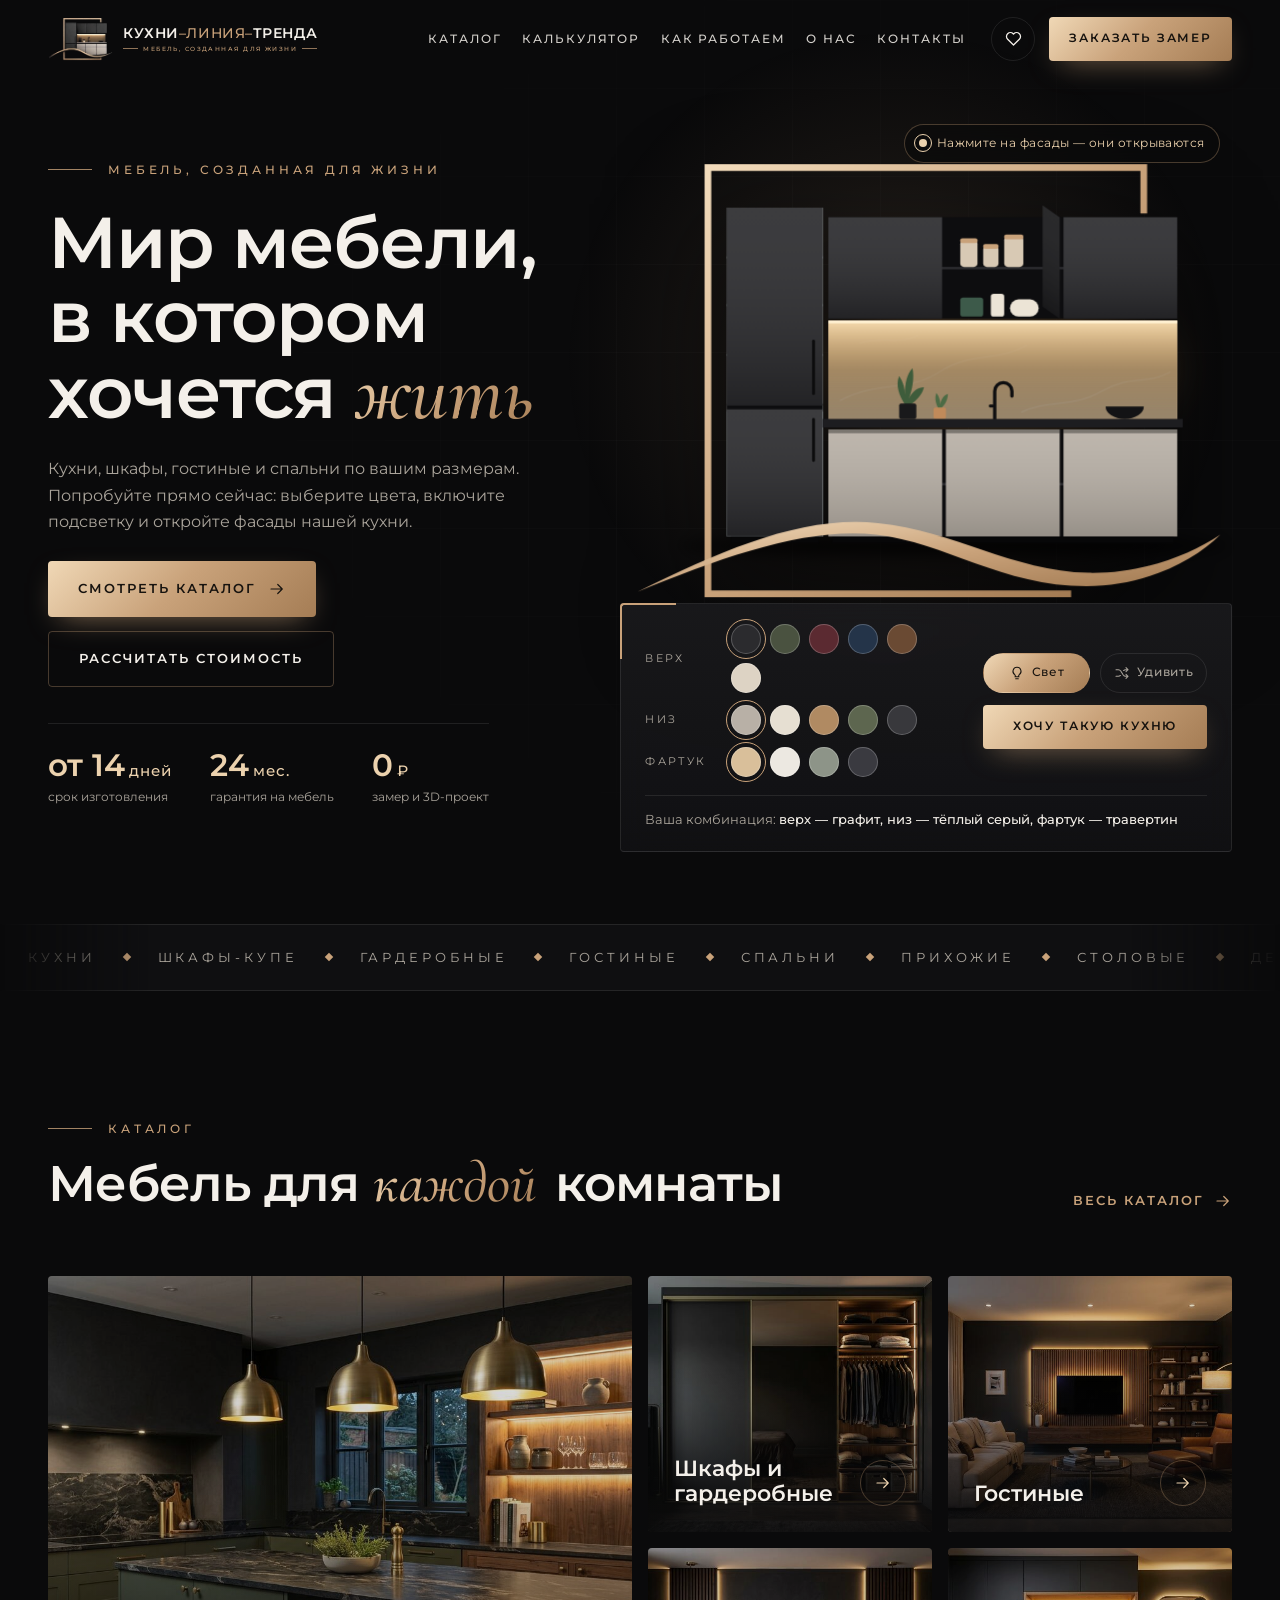
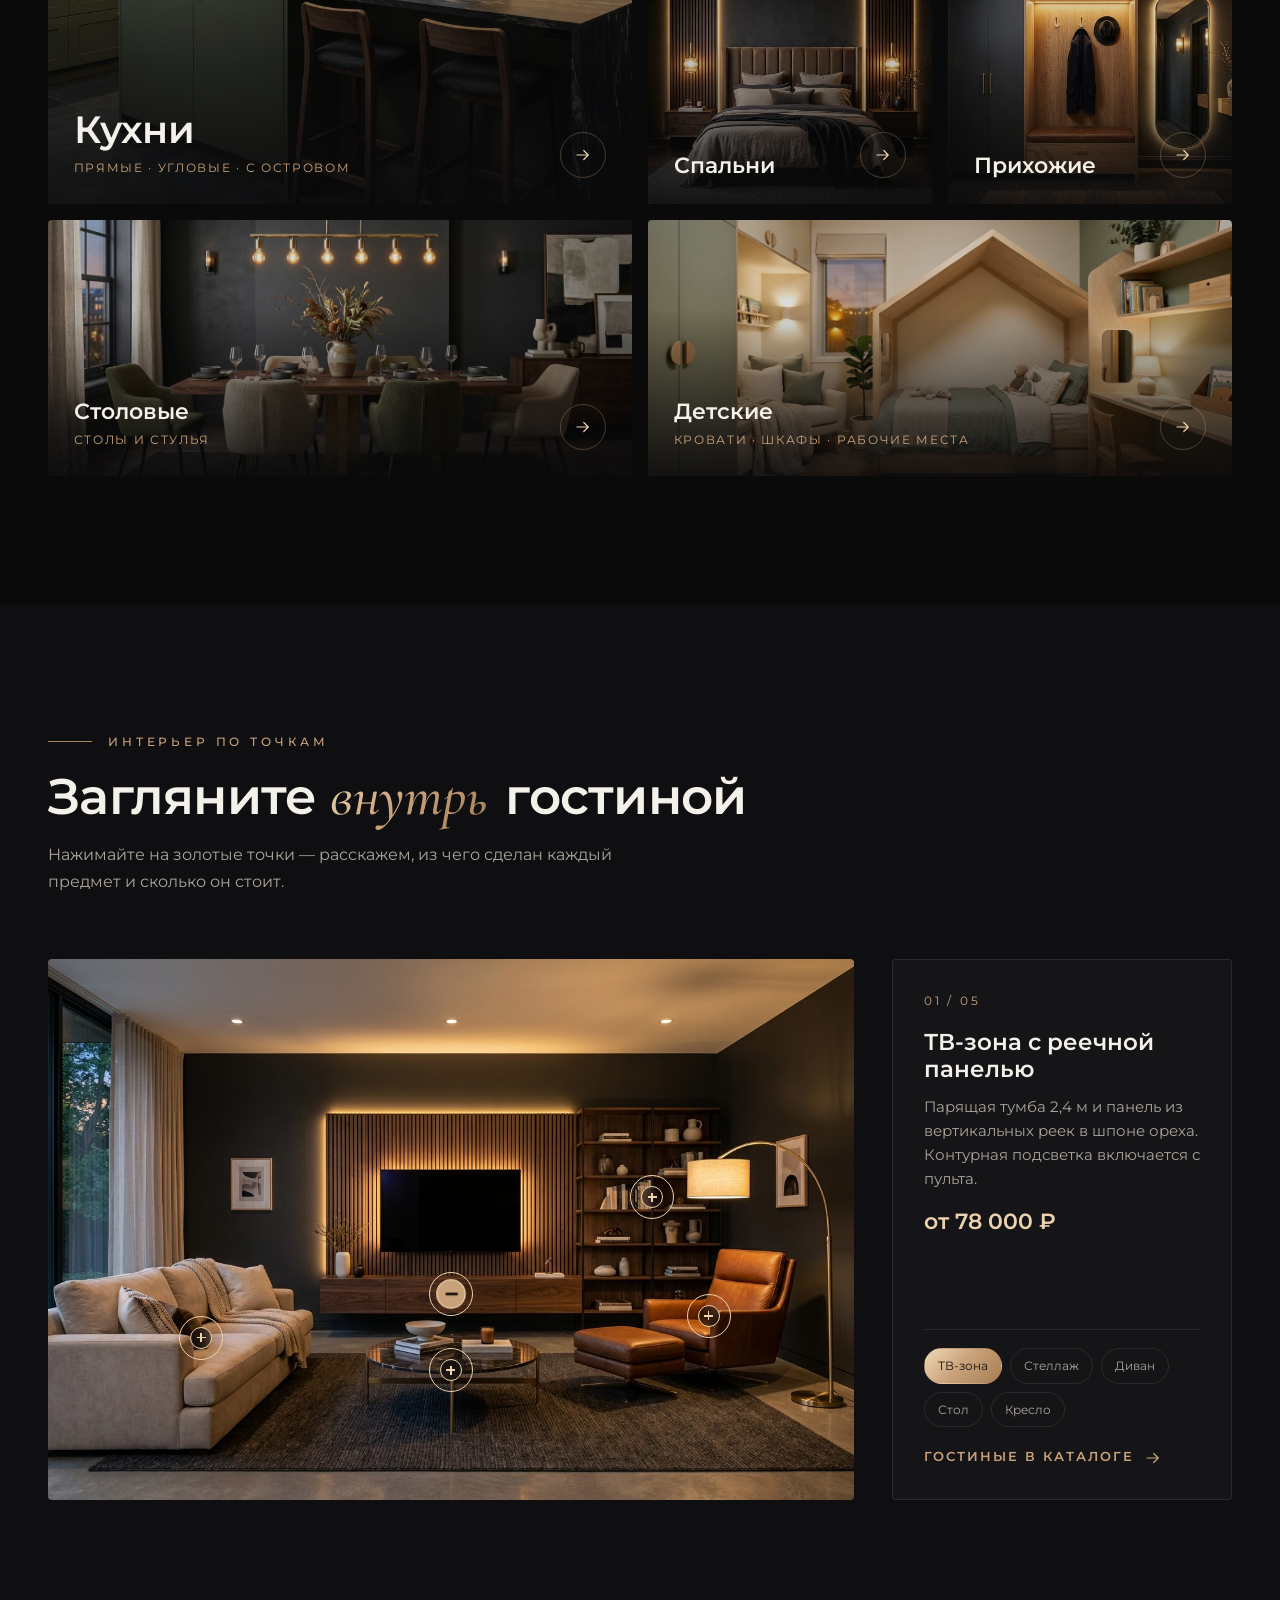
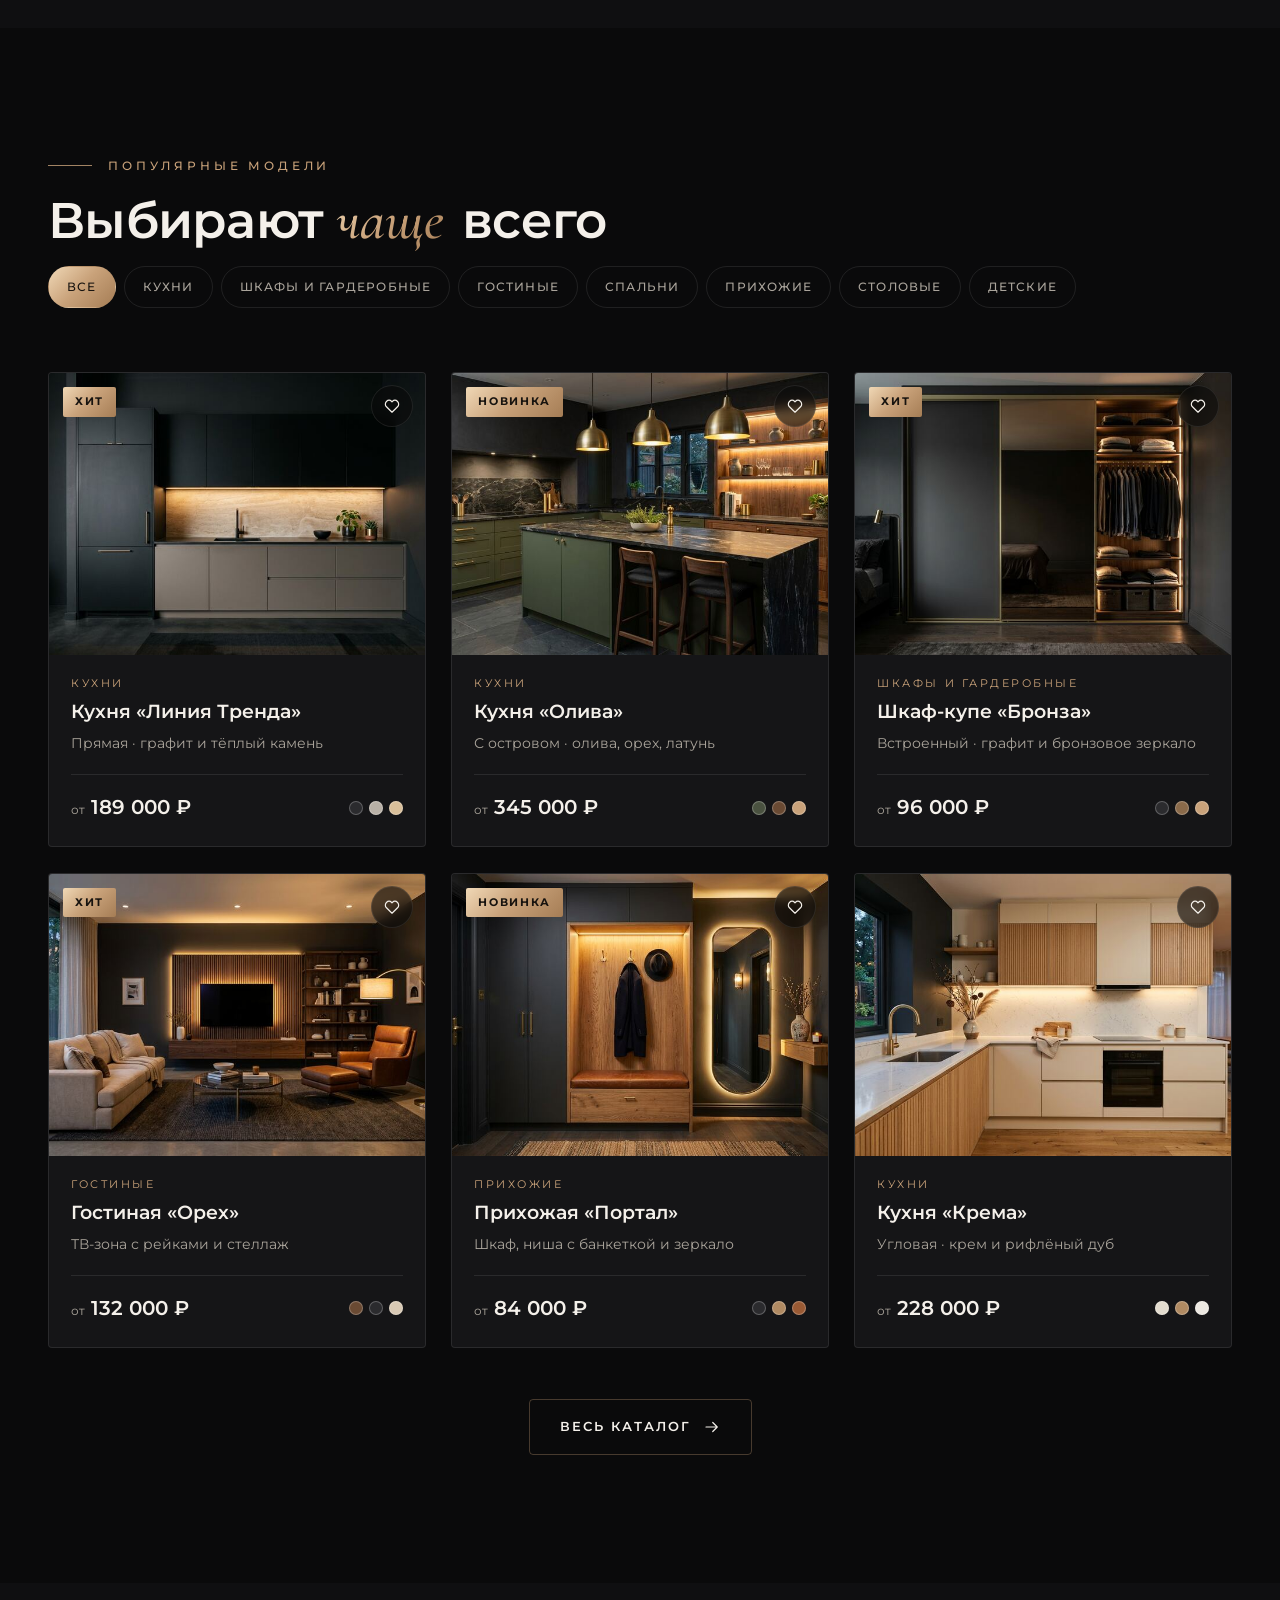
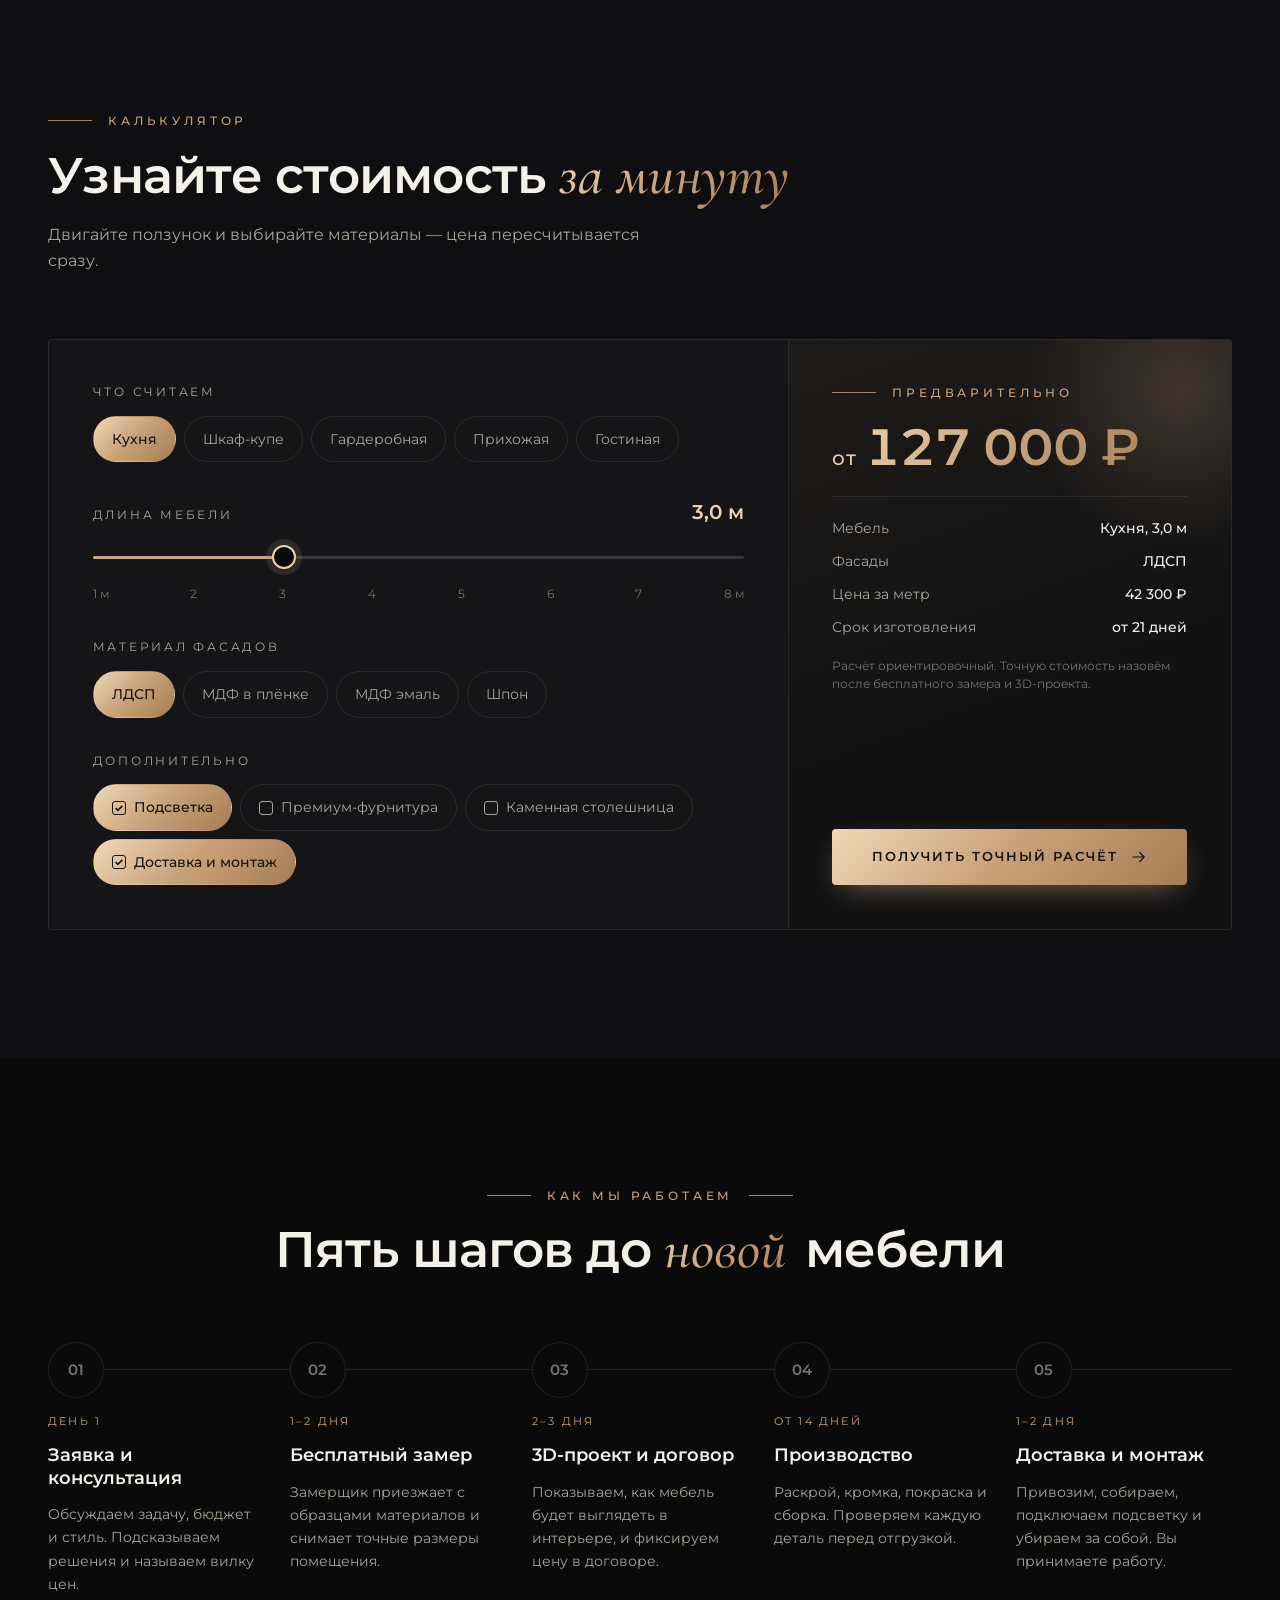
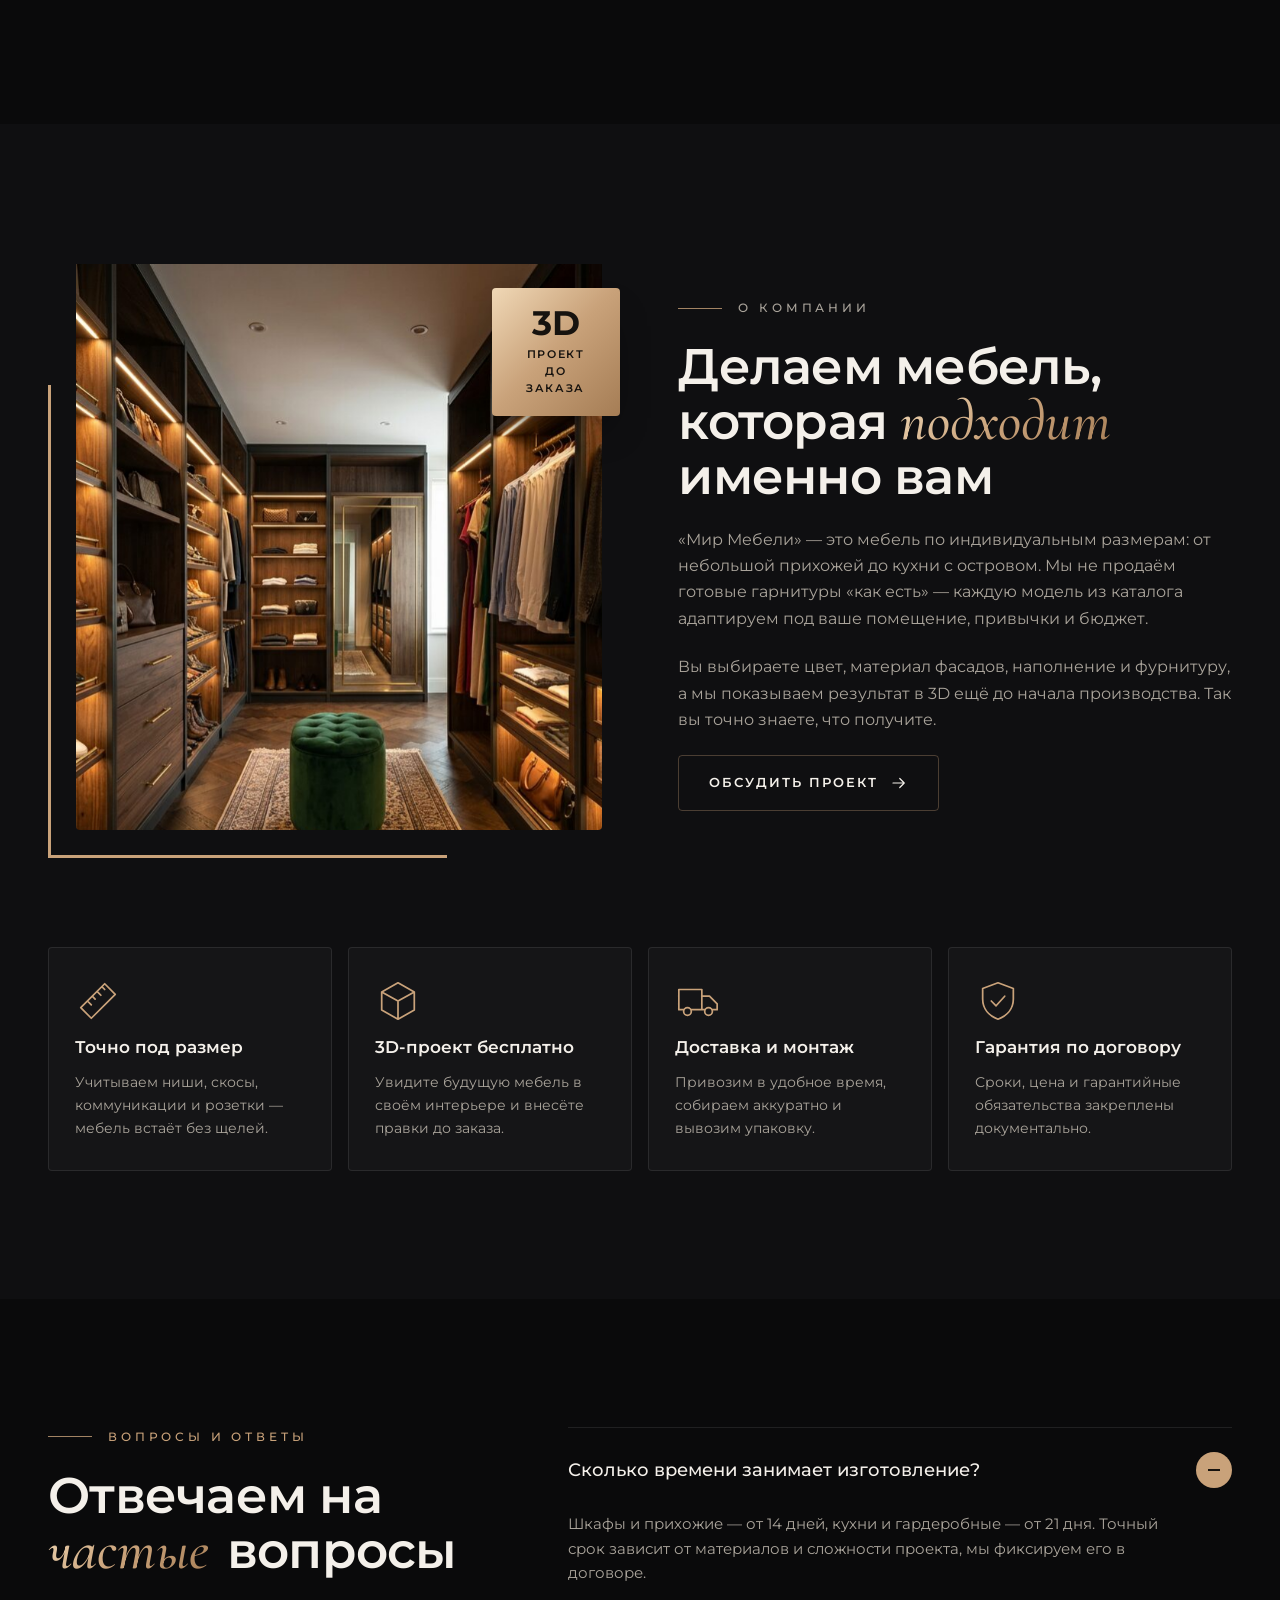
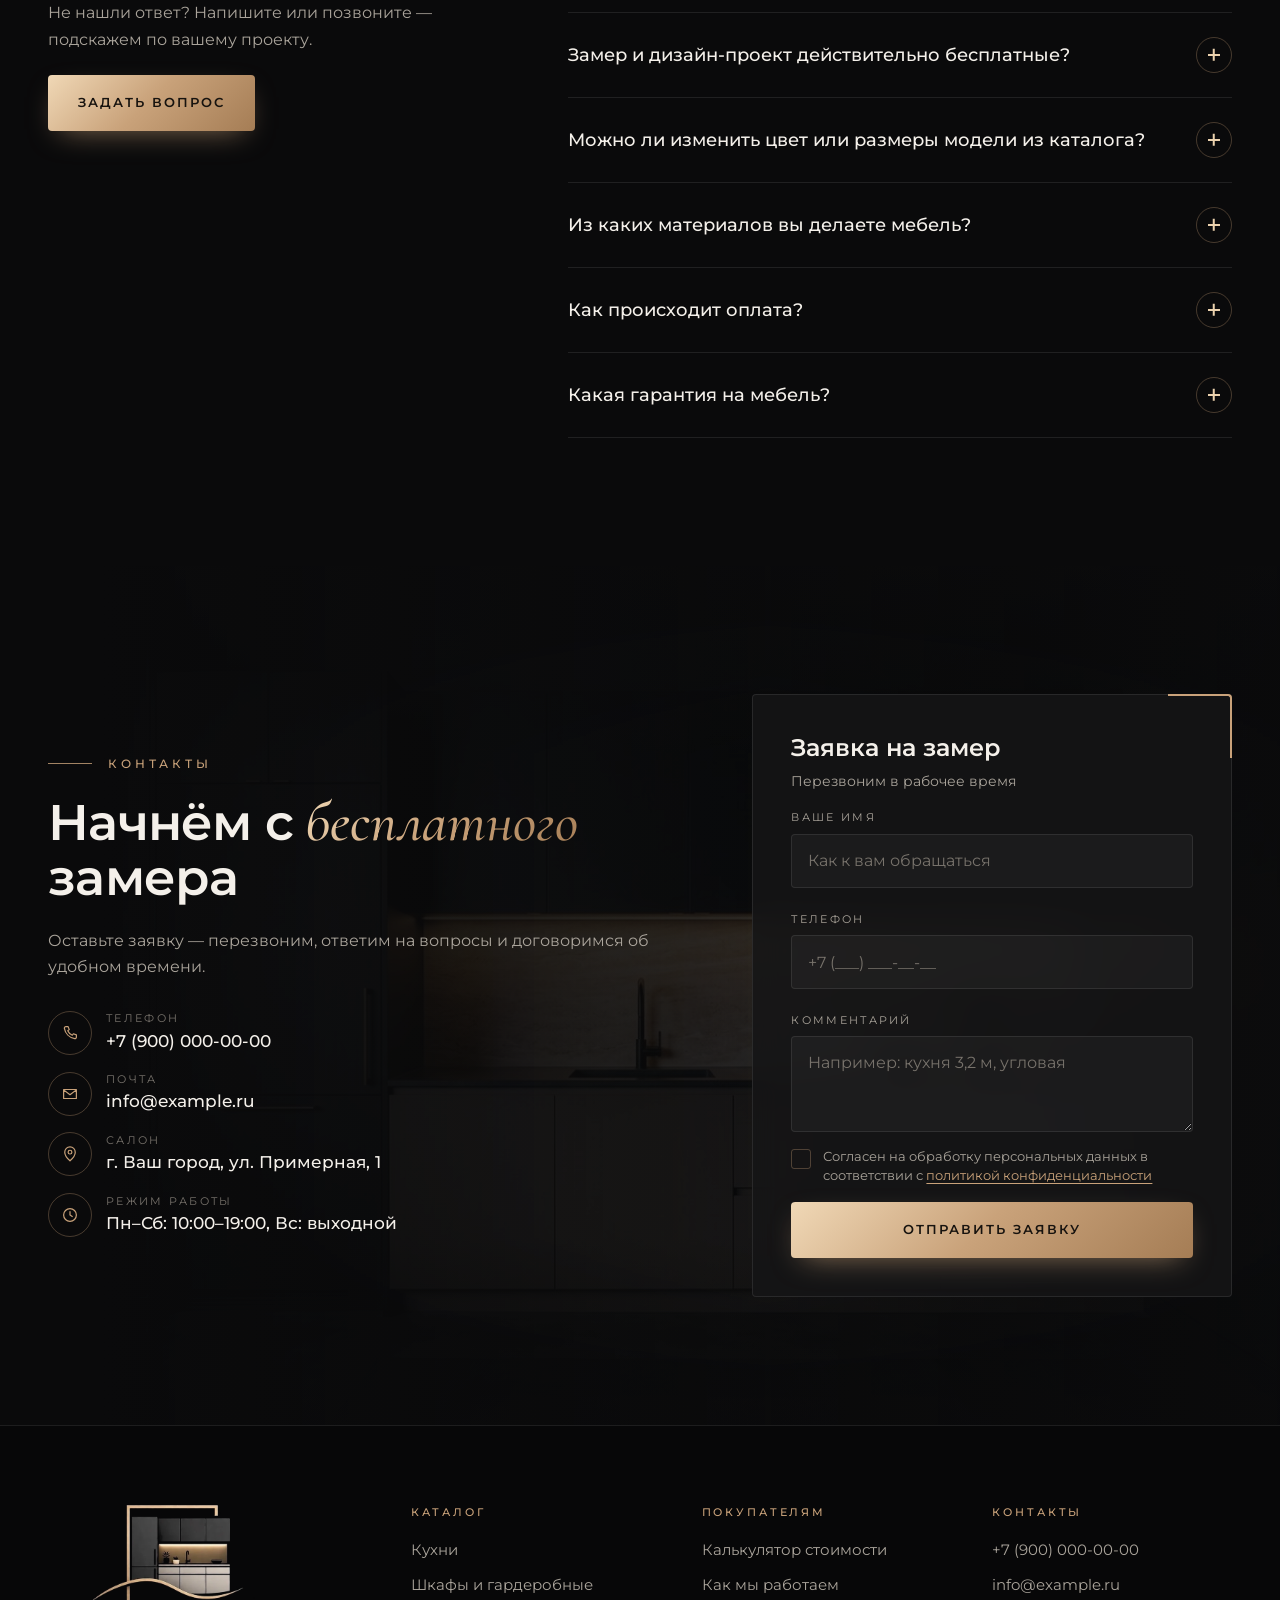
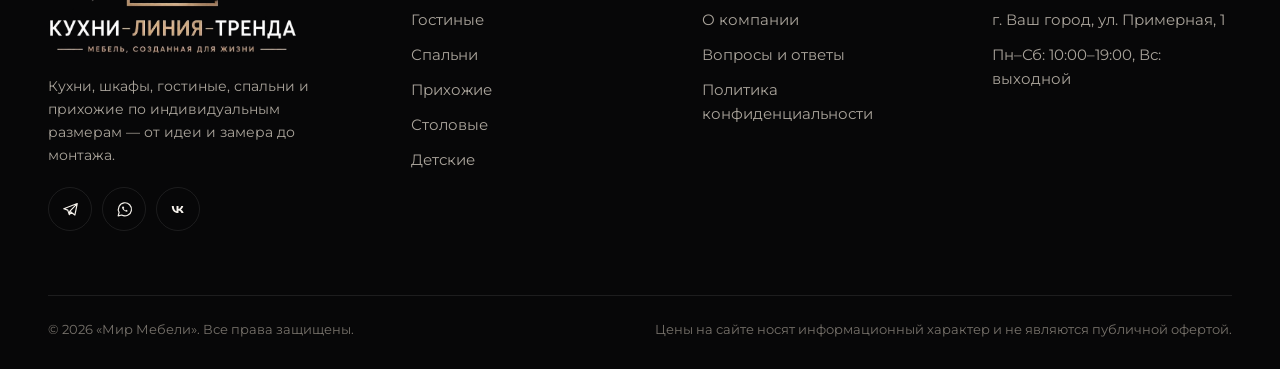
<file: index.html>
<!DOCTYPE html>
<html lang="ru">
<head>
  <meta charset="utf-8">
  <meta name="viewport" content="width=device-width, initial-scale=1">
  <title>Мир Мебели — кухни, шкафы и мебель по индивидуальным размерам</title>
  <meta name="description" content="Мир Мебели: кухни, шкафы-купе, гардеробные, гостиные, спальни и прихожие по вашим размерам. Бесплатный замер и 3D-проект, онлайн-калькулятор стоимости.">
  <meta name="theme-color" content="#0a0a0b">
  <meta property="og:type" content="website">
  <meta property="og:title" content="Мир Мебели — кухни, шкафы и мебель по индивидуальным размерам">
  <meta property="og:description" content="Мир Мебели: кухни, шкафы-купе, гардеробные, гостиные, спальни и прихожие по вашим размерам. Бесплатный замер и 3D-проект, онлайн-калькулятор стоимости.">
  <meta property="og:image" content="assets/img/kitchen-graphite.jpg">
  <link rel="icon" href="favicon.png" type="image/png">
  <link rel="apple-touch-icon" href="apple-touch-icon.png">
  <link rel="preload" href="assets/fonts/montserrat-cyrillic-wght-normal.woff2" as="font" type="font/woff2" crossorigin>
  <link rel="stylesheet" href="css/style.css">
  <script>document.documentElement.classList.add('js')</script>
</head>
<body>
<svg width="0" height="0" style="position:absolute" aria-hidden="true" focusable="false">
  <defs>
    <linearGradient id="lg-gold" x1="0" y1="0" x2="1" y2="1">
      <stop offset="0" stop-color="#f0d8b6"/><stop offset=".5" stop-color="#c9a27a"/><stop offset="1" stop-color="#a07850"/>
    </linearGradient>
    <symbol id="i-arrow" viewBox="0 0 24 24"><path d="M4 12h15m-6-6 6 6-6 6" fill="none" stroke="currentColor" stroke-width="1.6" stroke-linecap="round" stroke-linejoin="round"/></symbol>
    <symbol id="i-heart" viewBox="0 0 24 24"><path d="M12 20.3 4.6 13a4.9 4.9 0 0 1 0-7 5 5 0 0 1 7 0l.4.5.4-.5a5 5 0 0 1 7 0 4.9 4.9 0 0 1 0 7z" stroke="currentColor" stroke-width="1.6" stroke-linejoin="round"/></symbol>
    <symbol id="i-phone" viewBox="0 0 24 24"><path d="M6.5 3.5h3l1.5 4-2 1.4a12 12 0 0 0 6.1 6.100l1.4-2 4 1.500v3a2 2 0 0 1-2.2 2A17 17 0 0 1 4.5 5.700a2 2 0 0 1 2-2.200z" fill="none" stroke="currentColor" stroke-width="1.6" stroke-linejoin="round"/></symbol>
    <symbol id="i-mail" viewBox="0 0 24 24"><path d="M3.5 6h17v12h-17zm0 .500 8.5 6.5 8.5-6.5" fill="none" stroke="currentColor" stroke-width="1.6" stroke-linejoin="round"/></symbol>
    <symbol id="i-pin" viewBox="0 0 24 24"><path d="M12 21s7-6.2 7-11.500a7 7 0 0 0-14 0C5 14.8 12 21 12 21z" fill="none" stroke="currentColor" stroke-width="1.6" stroke-linejoin="round"/><circle cx="12" cy="9.5" r="2.5" fill="none" stroke="currentColor" stroke-width="1.6"/></symbol>
    <symbol id="i-clock" viewBox="0 0 24 24"><circle cx="12" cy="12" r="8.5" fill="none" stroke="currentColor" stroke-width="1.6"/><path d="M12 7.500V12l3 2" fill="none" stroke="currentColor" stroke-width="1.6" stroke-linecap="round"/></symbol>
    <symbol id="i-close" viewBox="0 0 24 24"><path d="m5 5 14 14M19 5 5 19" fill="none" stroke="currentColor" stroke-width="1.6" stroke-linecap="round"/></symbol>
    <symbol id="i-check" viewBox="0 0 24 24"><path d="m5 12.5 4.5 4.500L19 7.5" fill="none" stroke="currentColor" stroke-width="1.8" stroke-linecap="round" stroke-linejoin="round"/></symbol>
    <symbol id="i-up" viewBox="0 0 24 24"><path d="M12 20V5m-6 6 6-6 6 6" fill="none" stroke="currentColor" stroke-width="1.6" stroke-linecap="round" stroke-linejoin="round"/></symbol>
    <symbol id="i-search" viewBox="0 0 24 24"><circle cx="11" cy="11" r="6.5" fill="none" stroke="currentColor" stroke-width="1.6"/><path d="m16 16 4.5 4.5" stroke="currentColor" stroke-width="1.6" stroke-linecap="round"/></symbol>
    <symbol id="i-bulb" viewBox="0 0 24 24"><path d="M9 17.500h6M10 20.500h4M12 3.500a6 6 0 0 0-3.5 10.900c.600.5 1 1.2 1 2v1.100h5v-1.100c0-.800.4-1.5 1-2A6 6 0 0 0 12 3.500z" fill="none" stroke="currentColor" stroke-width="1.6" stroke-linecap="round" stroke-linejoin="round"/></symbol>
    <symbol id="i-shuffle" viewBox="0 0 24 24"><path d="M3 7h3.500c1.5 0 2.8.700 3.6 1.900l3.8 6.200c.800 1.2 2.1 1.9 3.6 1.900H21m-3-3 3 3-3 3M3 17h3.500c1.2 0 2.3-.500 3.1-1.300M14.4 8.300c.800-.800 1.9-1.3 3.1-1.300H21m-3-3 3 3-3 3" fill="none" stroke="currentColor" stroke-width="1.6" stroke-linecap="round" stroke-linejoin="round"/></symbol>
    <symbol id="i-tg" viewBox="0 0 24 24"><path d="M20.5 4.5 3.5 11l5 1.800m12-8.3-9.5 9.800m9.5-9.8-3 14.5-6.5-4.700m0 0-.500 4.2 2.7-2.800M8.5 12.800l2 5.7" fill="none" stroke="currentColor" stroke-width="1.5" stroke-linejoin="round" stroke-linecap="round"/></symbol>
    <symbol id="i-wa" viewBox="0 0 24 24"><path d="M4 20l1.2-4.300A8.3 8.3 0 1 1 8.4 19z" fill="none" stroke="currentColor" stroke-width="1.5" stroke-linejoin="round"/><path d="M9 8.500c-.300 1.5.5 3.2 2 4.600s3 2 4.5 1.700l.300-1.5-1.8-.900-.800.800c-.800-.300-1.9-1.3-2.3-2.200l.800-.800-.900-1.900z" fill="currentColor"/></symbol>
    <symbol id="i-vk" viewBox="0 0 24 24"><path d="M3.5 7.500c.200 5.5 3.2 9 8 9h.500v-3.200c1.8.2 3.1 1.5 3.7 3.200h2.800c-.700-2.5-2.4-3.9-3.5-4.4 1.1-.700 2.6-2.2 3-4.600h-2.500c-.500 1.9-2 3.6-3.5 3.800V7.500H9.500v6.600C8 13.7 6.1 11.9 6 7.500z" fill="currentColor"/></symbol>
    <symbol id="i-ruler" viewBox="0 0 48 48"><path d="M6 31 31 6l11 11-25 25zM13 24l4 4m1-9 3 3m2-8 4 4m1-9 3 3" fill="none" stroke="currentColor" stroke-width="1.8" stroke-linejoin="round" stroke-linecap="round"/></symbol>
    <symbol id="i-cube" viewBox="0 0 48 48"><path d="M24 5 7 14.500v19L24 43l17-9.500v-19zM7 14.5 24 24l17-9.500M24 24v19" fill="none" stroke="currentColor" stroke-width="1.8" stroke-linejoin="round"/></symbol>
    <symbol id="i-truck" viewBox="0 0 48 48"><path d="M4 12h24v21H4zm24 7h8l8 8v6H28z" fill="none" stroke="currentColor" stroke-width="1.8" stroke-linejoin="round"/><circle cx="13" cy="35" r="4" fill="#151517" stroke="currentColor" stroke-width="1.8"/><circle cx="35" cy="35" r="4" fill="#151517" stroke="currentColor" stroke-width="1.8"/></symbol>
    <symbol id="i-shield" viewBox="0 0 48 48"><path d="M24 5 8 11v11c0 10 6.5 17.5 16 21 9.5-3.5 16-11 16-21V11z" fill="none" stroke="currentColor" stroke-width="1.8" stroke-linejoin="round"/><path d="m17 24 5 5 9-10" fill="none" stroke="currentColor" stroke-width="1.8" stroke-linecap="round" stroke-linejoin="round"/></symbol>
  </defs>
</svg>

<a class="skip-link" href="#main">Перейти к содержимому</a>
<div class="progress" aria-hidden="true"><i></i></div>

<header class="header" data-header>
  <div class="container header__inner">
    <a class="logo" href="#top" aria-label="Кухни-Линия-Тренда — на главную">
        <img class="logo__mark" src="assets/img/logo-mark.webp" width="287" height="194" alt="">
        <span class="logo__text" aria-hidden="true">
          <span class="logo__name">Кухни<b>–Линия–</b>Тренда</span>
          <span class="logo__tag">Мебель, созданная для жизни</span>
        </span>
      </a>
    <nav class="nav" aria-label="Основное меню">
      <ul class="nav__list">
          <li><a class="nav__link" href="catalog.html">Каталог</a></li>
          <li><a class="nav__link" href="#calc">Калькулятор</a></li>
          <li><a class="nav__link" href="#process">Как работаем</a></li>
          <li><a class="nav__link" href="#about">О нас</a></li>
          <li><a class="nav__link" href="#contacts">Контакты</a></li>
      </ul>
    </nav>
    <div class="header__actions">
      <a class="header__phone" href="tel:+79000000000" data-site="phone">+7 (900) 000-00-00</a>
      <a class="icon-btn" href="catalog.html?fav=1" aria-label="Избранное" title="Избранное">
        <svg aria-hidden="true" fill="none"><use href="#i-heart"/></svg>
        <span class="icon-btn__count" data-fav-count aria-hidden="true">0</span>
      </a>
      <button class="btn btn--gold btn--sm" type="button" data-open-request="Заявка на замер">Заказать замер</button>
      <button class="burger" type="button" aria-label="Меню" aria-expanded="false" aria-controls="mobile-menu" data-burger><i></i><i></i><i></i></button>
    </div>
  </div>
</header>

<div class="mobile-menu" id="mobile-menu" data-mobile-menu>
  <nav aria-label="Мобильное меню">
    <ul class="mobile-menu__list">
      <li><a href="catalog.html"><span>01</span>Каталог</a></li>
      <li><a href="#calc"><span>02</span>Калькулятор</a></li>
      <li><a href="#process"><span>03</span>Как работаем</a></li>
      <li><a href="#about"><span>04</span>О нас</a></li>
      <li><a href="#contacts"><span>05</span>Контакты</a></li>
    </ul>
  </nav>
  <div class="mobile-menu__foot">
    <a class="mobile-menu__phone" href="tel:+79000000000" data-site="phone">+7 (900) 000-00-00</a>
    <button class="btn btn--gold btn--block" type="button" data-open-request="Заявка на замер">Заказать замер</button>
  </div>
</div>

<main id="main">

  <!-- ====================== HERO: интерактивная кухня ====================== -->
  <section class="hero" id="top" data-hero>
    <div class="hero__bg" aria-hidden="true"><div class="hero__glow"></div></div>

    <div class="container hero__inner">
      <div class="hero__copy">
        <p class="eyebrow hero__fade" style="--d:.1s">Мебель, созданная для жизни</p>
        <h1 class="h1 hero__title">
          <span class="line"><span style="--i:0">Мир мебели,</span></span>
          <span class="line"><span style="--i:1">в котором</span></span>
          <span class="line"><span style="--i:2">хочется <em class="accent">жить</em></span></span>
        </h1>
        <p class="lead hero__fade" style="--d:.65s">Кухни, шкафы, гостиные и спальни по вашим размерам. Попробуйте прямо сейчас: выберите цвета, включите подсветку и откройте фасады нашей кухни.</p>
        <div class="hero__cta hero__fade" style="--d:.8s">
          <a class="btn btn--gold" href="catalog.html">Смотреть каталог <svg class="i-arrow" aria-hidden="true"><use href="#i-arrow"/></svg></a>
          <a class="btn btn--line" href="#calc">Рассчитать стоимость</a>
        </div>
        <ul class="hero__facts hero__fade" style="--d:.95s">
          <li><div class="fact__num">от <span data-count="14">14</span><small>дней</small></div><div class="fact__label">срок изготовления</div></li>
          <li><div class="fact__num"><span data-count="24">24</span><small>мес.</small></div><div class="fact__label">гарантия на мебель</div></li>
          <li><div class="fact__num">0<small>₽</small></div><div class="fact__label">замер и 3D-проект</div></li>
        </ul>
      </div>

      <div class="kitchen" data-kitchen>
        <div class="kitchen__stage">
          <svg class="kitchen__svg" viewBox="0 0 640 520" role="group" aria-label="Интерактивная кухня: фасады открываются по нажатию">
            <defs>
              <linearGradient id="k-gold" x1="0" y1="0" x2="1" y2="1">
                <stop offset="0" stop-color="#f3dcbc"/><stop offset=".5" stop-color="#c9a27a"/><stop offset="1" stop-color="#9c744c"/>
              </linearGradient>
              <linearGradient id="k-led" x1="0" y1="0" x2="0" y2="1">
                <stop offset="0" stop-color="#ffe3b5" stop-opacity=".95"/><stop offset=".5" stop-color="#ffc77d" stop-opacity=".3"/><stop offset="1" stop-color="#ffc77d" stop-opacity="0"/>
              </linearGradient>
              <linearGradient id="k-shade" x1="0" y1="0" x2="0" y2="1">
                <stop offset="0" stop-color="#fff" stop-opacity=".08"/><stop offset="1" stop-color="#000" stop-opacity=".18"/>
              </linearGradient>
              <linearGradient id="k-niche-off" x1="0" y1="0" x2="0" y2="1">
                <stop offset="0" stop-color="#000" stop-opacity=".55"/><stop offset="1" stop-color="#000" stop-opacity=".3"/>
              </linearGradient>
              <filter id="k-blur" x="-50%" y="-80%" width="200%" height="260%"><feGaussianBlur stdDeviation="26"/></filter>
              <filter id="k-soft" x="-20%" y="-200%" width="140%" height="500%"><feGaussianBlur stdDeviation="7"/></filter>
            </defs>

            <!-- рассеянный свет подсветки -->
            <g class="k-light--intro"><ellipse class="k-light" cx="400" cy="266" rx="170" ry="60" fill="#ffb964" opacity=".22" filter="url(#k-blur)"/></g>
            <ellipse cx="350" cy="452" rx="290" ry="9" fill="#000" opacity=".7" filter="url(#k-soft)"/>

            <!-- рамка из логотипа -->
            <path class="k-frame" d="M548 104V56H92v446h380" fill="none" stroke="url(#k-gold)" stroke-width="7"/>

            <!-- колонна с холодильником -->
            <g class="k-part" style="--i:0">
              <rect x="112" y="98" width="100" height="344" fill="#dfe8ec"/>
              <g stroke="#b3c0c6" stroke-width="2"><path d="M112 150h100M112 200h100M112 252h100"/></g>
              <rect x="122" y="118" width="10" height="32" rx="3" fill="#5c8a57"/><rect x="136" y="124" width="9" height="26" rx="3" fill="#c98a3a"/><rect x="150" y="130" width="24" height="20" rx="2" fill="#f1f1ee"/><circle cx="190" cy="141" r="9" fill="#c8483a"/>
              <rect x="124" y="176" width="30" height="24" rx="2" fill="#e6c36a"/><rect x="160" y="170" width="12" height="30" rx="3" fill="#7fa9c9"/><rect x="178" y="182" width="24" height="18" rx="9" fill="#8fb36b"/>
              <rect x="122" y="228" width="40" height="24" rx="3" fill="#f6f6f2"/><circle cx="178" cy="242" r="10" fill="#e19a3c"/><circle cx="196" cy="244" r="8" fill="#e8b23f"/>
              <rect x="120" y="262" width="84" height="36" rx="3" fill="#c7d6dc" opacity=".8"/>
              <rect x="112" y="309" width="100" height="133" fill="#cfdade"/>
              <rect x="120" y="318" width="84" height="34" rx="3" fill="#eef4f6"/><rect x="120" y="358" width="84" height="34" rx="3" fill="#eef4f6"/><rect x="120" y="398" width="84" height="36" rx="3" fill="#eef4f6"/>

              <rect x="112" y="303" width="100" height="8" fill="#0d0d0f"/>
              <g class="k-door" data-hinge="l" tabindex="0" role="button" aria-pressed="false" aria-label="Холодильник, верхняя дверь">
                <rect class="k-fill-top" x="112" y="98" width="100" height="207"/>
                <rect x="112" y="98" width="100" height="207" fill="url(#k-shade)"/>
                <rect x="201" y="236" width="3" height="58" rx="1.5" fill="#0c0c0d"/>
                <rect class="k-door__hl" x="112" y="98" width="100" height="207"/>
              </g>
              <g class="k-door" data-hinge="l" tabindex="0" role="button" aria-pressed="false" aria-label="Холодильник, нижняя дверь">
                <rect class="k-fill-top" x="112" y="309" width="100" height="133"/>
                <rect x="112" y="309" width="100" height="133" fill="url(#k-shade)"/>
                <rect x="201" y="318" width="3" height="46" rx="1.5" fill="#0c0c0d"/>
                <rect class="k-door__hl" x="112" y="309" width="100" height="133"/>
              </g>
              <rect x="116" y="442" width="92" height="7" fill="#070708"/>
            </g>

            <!-- верхние шкафы -->
            <g class="k-part" style="--i:1">
              <rect x="218" y="108" width="365" height="106" fill="#0d0d0f"/>
              <g fill="#2c2c30"><rect x="218" y="160" width="365" height="2.5"/></g>
              <!-- посуда -->
              <g fill="#ece4d6"><rect x="232" y="153" width="46" height="3" rx="1.5"/><rect x="234" y="148.5" width="42" height="3" rx="1.5"/><rect x="236" y="144" width="38" height="3" rx="1.5"/></g>
              <path d="M290 142h30a15 12 0 0 1-30 0z" fill="#c9a27a"/>
              <g fill="none" stroke="#cfd8dc" stroke-width="1.5" opacity=".8"><path d="M234 186h12l-2 20h-8zM254 186h12l-2 20h-8zM274 186h12l-2 20h-8z"/></g>
              <rect x="300" y="182" width="20" height="30" rx="3" fill="#7a5a3c"/>
              <g fill="#d8c9b4"><rect x="356" y="132" width="18" height="28" rx="4"/><rect x="380" y="138" width="16" height="22" rx="4"/><rect x="402" y="128" width="20" height="32" rx="4"/></g>
              <g fill="#c9a27a"><rect x="356" y="130" width="18" height="5" rx="2"/><rect x="380" y="136" width="16" height="5" rx="2"/><rect x="402" y="126" width="20" height="5" rx="2"/></g>
              <g fill="#3d5a4a"><rect x="356" y="192" width="24" height="20" rx="3"/></g><g fill="#ece4d6"><rect x="388" y="188" width="14" height="24" rx="3"/><rect x="408" y="194" width="30" height="18" rx="9"/></g>
              <g fill="#9a5a34"><rect x="480" y="128" width="8" height="32"/><rect x="500" y="124" width="9" height="36"/></g><g fill="#d8c9b4"><rect x="490" y="134" width="8" height="26"/><rect x="511" y="130" width="7" height="30"/></g><rect x="522" y="136" width="10" height="24" fill="#4a5240"/>
              <path d="M484 212v-14a12 12 0 0 1 24 0v14zM520 212v-10h36v10z" fill="#ece4d6"/>

              <g class="k-door" data-hinge="l" tabindex="0" role="button" aria-pressed="false" aria-label="Верхний шкаф, левый фасад">
                <rect class="k-fill-top" x="218" y="108" width="119" height="106"/><rect x="218" y="108" width="119" height="106" fill="url(#k-shade)"/><rect class="k-door__hl" x="218" y="108" width="119" height="106"/>
              </g>
              <g class="k-door" data-hinge="r" tabindex="0" role="button" aria-pressed="false" aria-label="Верхний шкаф, средний фасад" data-demo>
                <rect class="k-fill-top" x="341" y="108" width="119" height="106"/><rect x="341" y="108" width="119" height="106" fill="url(#k-shade)"/><rect class="k-door__hl" x="341" y="108" width="119" height="106"/>
              </g>
              <g class="k-door" data-hinge="r" tabindex="0" role="button" aria-pressed="false" aria-label="Верхний шкаф, правый фасад">
                <rect class="k-fill-top" x="464" y="108" width="119" height="106"/><rect x="464" y="108" width="119" height="106" fill="url(#k-shade)"/><rect class="k-door__hl" x="464" y="108" width="119" height="106"/>
              </g>
            </g>

            <!-- фартук, подсветка, столешница -->
            <g class="k-part" style="--i:2">
              <rect class="k-fill-stone" x="218" y="216" width="365" height="104"/>
              <g fill="none" stroke="#fff" stroke-opacity=".22" stroke-width="1.2"><path d="M230 300c40-22 70-8 104-30s60-10 92-28M420 312c30-14 52-4 84-22s46-6 72-20M250 240c24-8 40 2 62-8"/></g>
              <rect class="k-dim" x="218" y="216" width="365" height="104" fill="url(#k-niche-off)"/>
              <g class="k-light--intro"><g class="k-light">
                <rect x="218" y="216" width="365" height="104" fill="url(#k-led)"/>
                <rect x="218" y="216" width="365" height="3" fill="#fff0d2"/>
              </g></g>
              <!-- растения, смеситель, чаша -->
              <path d="M298 304c-6-10-10-20-6-30 4 6 6 12 6 20 0-12 2-22 8-28 2 10 0 22-4 32 4-8 10-12 16-12-2 8-8 14-14 18z" fill="#3e5c3b"/>
              <rect x="292" y="303" width="18" height="16" rx="2" fill="#19191b"/>
              <path d="M333 308c-3-6-4-11-2-16 3 4 4 8 4 12 1-6 4-10 8-11 0 6-3 11-7 15z" fill="#4c6b45"/>
              <rect x="328" y="307" width="13" height="12" rx="2" fill="#c08a5a"/>
              <path d="M392 320v-30a9 9 0 0 1 18 0v5" fill="none" stroke="#0e0e10" stroke-width="3.5" stroke-linecap="round"/>
              <rect x="386" y="304" width="5" height="3" rx="1" fill="#0e0e10"/>
              <path d="M508 306h40a20 13 0 0 1-40 0z" fill="#131315"/>
              <rect class="k-fill-counter" x="212" y="319" width="377" height="9"/>
            </g>

            <!-- нижние шкафы -->
            <g class="k-part" style="--i:3">
              <rect x="218" y="330" width="365" height="112" fill="#0d0d0f"/>
              <rect x="218" y="386" width="365" height="2.5" fill="#2c2c30"/>
              <g fill="#3b3b40"><rect x="234" y="356" width="48" height="30" rx="3"/><rect x="228" y="364" width="60" height="4" rx="2"/></g>
              <g fill="#b87340"><rect x="296" y="362" width="30" height="24" rx="3"/><rect x="290" y="368" width="42" height="3.5" rx="1.7"/></g>
              <g fill="#ece4d6"><rect x="236" y="430" width="70" height="4" rx="2"/><rect x="240" y="424" width="62" height="4" rx="2"/><rect x="244" y="418" width="54" height="4" rx="2"/></g>
              <g fill="#56565c"><rect x="360" y="350" width="80" height="36" rx="4"/></g><rect x="366" y="356" width="68" height="18" rx="2" fill="#16161a"/><circle cx="374" cy="380" r="2" fill="#c9a27a"/><circle cx="384" cy="380" r="2" fill="#c9a27a"/>
              <g fill="#3b3b40"><rect x="356" y="404" width="56" height="36" rx="18"/></g><rect x="420" y="410" width="26" height="30" rx="3" fill="#d8c9b4"/>
              <g fill="#4a5240"><rect x="482" y="352" width="14" height="34" rx="4"/><rect x="502" y="358" width="12" height="28" rx="4"/></g><rect x="522" y="348" width="14" height="38" rx="4" fill="#9a5a34"/><rect x="544" y="360" width="22" height="26" rx="3" fill="#ece4d6"/>
              <g fill="#7a5a3c"><rect x="480" y="402" width="88" height="38" rx="3"/></g><path d="M490 412h68M490 422h68M490 432h68" stroke="#5c4028" stroke-width="2"/>

              <g class="k-door" data-hinge="l" tabindex="0" role="button" aria-pressed="false" aria-label="Нижний шкаф, левый фасад">
                <rect class="k-fill-base" x="218" y="330" width="119" height="112"/><rect x="218" y="330" width="119" height="112" fill="url(#k-shade)"/><rect x="218" y="330" width="119" height="4" fill="#000" opacity=".35"/><rect class="k-door__hl" x="218" y="330" width="119" height="112"/>
              </g>
              <g class="k-door" data-hinge="l" tabindex="0" role="button" aria-pressed="false" aria-label="Нижний шкаф, средний фасад">
                <rect class="k-fill-base" x="341" y="330" width="119" height="112"/><rect x="341" y="330" width="119" height="112" fill="url(#k-shade)"/><rect x="341" y="330" width="119" height="4" fill="#000" opacity=".35"/><rect class="k-door__hl" x="341" y="330" width="119" height="112"/>
              </g>
              <g class="k-door" data-hinge="r" tabindex="0" role="button" aria-pressed="false" aria-label="Нижний шкаф, правый фасад">
                <rect class="k-fill-base" x="464" y="330" width="119" height="112"/><rect x="464" y="330" width="119" height="112" fill="url(#k-shade)"/><rect x="464" y="330" width="119" height="4" fill="#000" opacity=".35"/><rect class="k-door__hl" x="464" y="330" width="119" height="112"/>
              </g>
              <rect x="222" y="442" width="357" height="7" fill="#070708"/>
            </g>

            <!-- волна из логотипа -->
            <path class="k-wave" d="M18 500c92-45 172-80 252-72s140 50 220 52c55 1 105-18 138-40-28 28-80 54-140 54-88 0-148-46-220-54S110 462 18 500z" fill="url(#k-gold)"/>
          </svg>
          <div class="kitchen__hint" data-kitchen-hint><span class="pulse" aria-hidden="true"></span>Нажмите на фасады — они открываются</div>
        </div>

        <!-- панель конструктора -->
        <div class="cfg hero__fade" style="--d:1.2s" aria-label="Конструктор кухни">
          <div class="cfg__rows">
            <div class="cfg__row">
              <span class="cfg__label" id="cfg-top">Верх</span>
              <div class="swatches" role="radiogroup" aria-labelledby="cfg-top" data-cfg="top">
                <button type="button" class="swatch" role="radio" aria-checked="true" style="--c:#2b2b2e" data-value="#2b2b2e" data-name="Графит" title="Графит" aria-label="Графит"></button>
                <button type="button" class="swatch" role="radio" aria-checked="false" style="--c:#4a5240" data-value="#4a5240" data-name="Олива" title="Олива" aria-label="Олива"></button>
                <button type="button" class="swatch" role="radio" aria-checked="false" style="--c:#5b2a31" data-value="#5b2a31" data-name="Бордо" title="Бордо" aria-label="Бордо"></button>
                <button type="button" class="swatch" role="radio" aria-checked="false" style="--c:#243449" data-value="#243449" data-name="Индиго" title="Индиго" aria-label="Индиго"></button>
                <button type="button" class="swatch" role="radio" aria-checked="false" style="--c:#6a4a33" data-value="#6a4a33" data-name="Орех" title="Орех" aria-label="Орех"></button>
                <button type="button" class="swatch" role="radio" aria-checked="false" style="--c:#ddd3c4" data-value="#ddd3c4" data-name="Крем" title="Крем" aria-label="Крем"></button>
              </div>
            </div>
            <div class="cfg__row">
              <span class="cfg__label" id="cfg-base">Низ</span>
              <div class="swatches" role="radiogroup" aria-labelledby="cfg-base" data-cfg="base">
                <button type="button" class="swatch" role="radio" aria-checked="true" style="--c:#b8b0a6" data-value="#b8b0a6" data-name="Тёплый серый" title="Тёплый серый" aria-label="Тёплый серый"></button>
                <button type="button" class="swatch" role="radio" aria-checked="false" style="--c:#e6dfd2" data-value="#e6dfd2" data-name="Крем" title="Крем" aria-label="Крем"></button>
                <button type="button" class="swatch" role="radio" aria-checked="false" style="--c:#b08a62" data-value="#b08a62" data-name="Дуб" title="Дуб" aria-label="Дуб"></button>
                <button type="button" class="swatch" role="radio" aria-checked="false" style="--c:#5d664f" data-value="#5d664f" data-name="Олива" title="Олива" aria-label="Олива"></button>
                <button type="button" class="swatch" role="radio" aria-checked="false" style="--c:#38383c" data-value="#38383c" data-name="Графит" title="Графит" aria-label="Графит"></button>
              </div>
            </div>
            <div class="cfg__row">
              <span class="cfg__label" id="cfg-stone">Фартук</span>
              <div class="swatches" role="radiogroup" aria-labelledby="cfg-stone" data-cfg="stone">
                <button type="button" class="swatch" role="radio" aria-checked="true" style="--c:#d9bf9a" data-value="#d9bf9a" data-name="Травертин" title="Травертин" aria-label="Травертин"></button>
                <button type="button" class="swatch" role="radio" aria-checked="false" style="--c:#ece8e1" data-value="#ece8e1" data-name="Белый мрамор" title="Белый мрамор" aria-label="Белый мрамор"></button>
                <button type="button" class="swatch" role="radio" aria-checked="false" style="--c:#8d9488" data-value="#8d9488" data-name="Зелёный оникс" title="Зелёный оникс" aria-label="Зелёный оникс"></button>
                <button type="button" class="swatch" role="radio" aria-checked="false" style="--c:#3a3a40" data-value="#3a3a40" data-name="Чёрный мрамор" title="Чёрный мрамор" aria-label="Чёрный мрамор"></button>
              </div>
            </div>
          </div>
          <div class="cfg__side">
            <div class="cfg__tools">
              <button type="button" class="chip-btn" aria-pressed="true" data-kitchen-light><svg aria-hidden="true"><use href="#i-bulb"/></svg>Свет</button>
              <button type="button" class="chip-btn" data-kitchen-random><svg aria-hidden="true"><use href="#i-shuffle"/></svg>Удивить</button>
            </div>
            <button type="button" class="btn btn--gold btn--sm" data-kitchen-order>Хочу такую кухню</button>
          </div>
          <p class="cfg__summary" aria-live="polite">Ваша комбинация: <b data-kitchen-summary>верх — графит, низ — тёплый серый, фартук — травертин</b></p>
        </div>
      </div>
    </div>

  </section>

  <!-- ====================== Бегущая строка ====================== -->
  <div class="marquee" aria-hidden="true">
    <div class="marquee__track">
      <div class="marquee__group"><span>Кухни</span><i></i><span>Шкафы-купе</span><i></i><span>Гардеробные</span><i></i><span>Гостиные</span><i></i><span>Спальни</span><i></i><span>Прихожие</span><i></i><span>Столовые</span><i></i><span>Детские</span><i></i></div>
      <div class="marquee__group"><span>Кухни</span><i></i><span>Шкафы-купе</span><i></i><span>Гардеробные</span><i></i><span>Гостиные</span><i></i><span>Спальни</span><i></i><span>Прихожие</span><i></i><span>Столовые</span><i></i><span>Детские</span><i></i></div>
    </div>
  </div>

  <!-- ====================== Категории ====================== -->
  <section class="section" id="categories">
    <div class="container">
      <div class="section-head section-head--row">
        <p class="eyebrow" data-reveal>Каталог</p>
        <h2 class="h2" data-reveal>Мебель для <em class="accent">каждой</em> комнаты</h2>
        <a class="link-arrow" href="catalog.html" data-reveal>Весь каталог <svg aria-hidden="true"><use href="#i-arrow"/></svg></a>
      </div>

      <div class="bento">
        <a class="tile tile--xl" href="catalog.html?cat=kitchen" data-reveal="zoom">
          <img src="assets/img/kitchen-olive.jpg" alt="Кухня с островом в оливковом цвете" loading="lazy" width="1264" height="848">
          <div class="tile__body"><div><h3 class="tile__title">Кухни</h3><p class="tile__meta">Прямые · угловые · с островом</p></div><span class="tile__go"><svg aria-hidden="true"><use href="#i-arrow"/></svg></span></div>
        </a>
        <a class="tile" href="catalog.html?cat=wardrobe" data-reveal="zoom" style="--d:.08s">
          <img src="assets/img/wardrobe-sliding-sm.jpg" alt="Встроенный шкаф-купе" loading="lazy" width="720" height="483">
          <div class="tile__body"><div><h3 class="tile__title">Шкафы и гардеробные</h3></div><span class="tile__go"><svg aria-hidden="true"><use href="#i-arrow"/></svg></span></div>
        </a>
        <a class="tile" href="catalog.html?cat=living" data-reveal="zoom" style="--d:.16s">
          <img src="assets/img/living-room-sm.jpg" alt="Гостиная с ТВ-зоной" loading="lazy" width="720" height="483">
          <div class="tile__body"><div><h3 class="tile__title">Гостиные</h3></div><span class="tile__go"><svg aria-hidden="true"><use href="#i-arrow"/></svg></span></div>
        </a>
        <a class="tile" href="catalog.html?cat=bedroom" data-reveal="zoom" style="--d:.08s">
          <img src="assets/img/bedroom-sm.jpg" alt="Спальня с мягким изголовьем" loading="lazy" width="720" height="483">
          <div class="tile__body"><div><h3 class="tile__title">Спальни</h3></div><span class="tile__go"><svg aria-hidden="true"><use href="#i-arrow"/></svg></span></div>
        </a>
        <a class="tile" href="catalog.html?cat=hallway" data-reveal="zoom" style="--d:.16s">
          <img src="assets/img/hallway-sm.jpg" alt="Прихожая с банкеткой и зеркалом" loading="lazy" width="720" height="483">
          <div class="tile__body"><div><h3 class="tile__title">Прихожие</h3></div><span class="tile__go"><svg aria-hidden="true"><use href="#i-arrow"/></svg></span></div>
        </a>
        <a class="tile tile--wide" href="catalog.html?cat=dining" data-reveal="zoom">
          <img src="assets/img/dining.jpg" alt="Обеденная группа: стол и стулья" loading="lazy" width="1264" height="848">
          <div class="tile__body"><div><h3 class="tile__title">Столовые</h3><p class="tile__meta">Столы и стулья</p></div><span class="tile__go"><svg aria-hidden="true"><use href="#i-arrow"/></svg></span></div>
        </a>
        <a class="tile tile--wide" href="catalog.html?cat=kids" data-reveal="zoom" style="--d:.08s">
          <img src="assets/img/kids-room.jpg" alt="Детская комната с кроватью-домиком" loading="lazy" width="1264" height="848">
          <div class="tile__body"><div><h3 class="tile__title">Детские</h3><p class="tile__meta">Кровати · шкафы · рабочие места</p></div><span class="tile__go"><svg aria-hidden="true"><use href="#i-arrow"/></svg></span></div>
        </a>
      </div>
    </div>
  </section>

  <!-- ====================== Интерактивный интерьер ====================== -->
  <section class="section section--alt" id="room">
    <div class="container">
      <div class="section-head">
        <p class="eyebrow" data-reveal>Интерьер по точкам</p>
        <h2 class="h2" data-reveal>Загляните <em class="accent">внутрь</em> гостиной</h2>
        <p class="lead" data-reveal>Нажимайте на золотые точки — расскажем, из чего сделан каждый предмет и сколько он стоит.</p>
      </div>

      <div class="room" data-room>
        <div class="room__media" data-reveal="zoom">
          <img src="assets/img/living-room.jpg" alt="Гостиная: ТВ-зона с рейками, стеллаж, диван, журнальный стол и кресло" loading="lazy" width="1264" height="848">
          <button type="button" class="hotspot" style="--x:50%;--y:62%" data-spot="0"><i></i><span class="hotspot__label">ТВ-зона</span><span class="visually-hidden">ТВ-зона с реечной панелью</span></button>
          <button type="button" class="hotspot" style="--x:75%;--y:44%;--delay:.4s" data-spot="1"><i></i><span class="hotspot__label">Стеллаж</span><span class="visually-hidden">Стеллаж</span></button>
          <button type="button" class="hotspot" style="--x:19%;--y:70%;--delay:.8s" data-spot="2"><i></i><span class="hotspot__label">Диван</span><span class="visually-hidden">Диван</span></button>
          <button type="button" class="hotspot" style="--x:50%;--y:76%;--delay:1.2s" data-spot="3"><i></i><span class="hotspot__label">Журнальный стол</span><span class="visually-hidden">Журнальный стол</span></button>
          <button type="button" class="hotspot" style="--x:82%;--y:66%;--delay:1.6s" data-spot="4"><i></i><span class="hotspot__label">Кресло</span><span class="visually-hidden">Кресло с пуфом</span></button>
        </div>

        <aside class="room__panel" data-reveal="right" aria-live="polite">
          <p class="room__count"><span data-room-index>01</span> / 05</p>
          <div class="room__card" data-room-card>
            <h3 class="room__name" data-room-name>ТВ-зона с реечной панелью</h3>
            <p class="room__desc" data-room-desc>Парящая тумба 2,4 м и панель из вертикальных реек в шпоне ореха. Контурная подсветка включается с пульта.</p>
            <p class="room__price" data-room-price>от 78 000 ₽</p>
          </div>
          <div class="room__nav" data-room-nav></div>
          <a class="link-arrow" href="catalog.html?cat=living">Гостиные в каталоге <svg aria-hidden="true"><use href="#i-arrow"/></svg></a>
        </aside>
      </div>
    </div>
  </section>

  <!-- ====================== Популярное ====================== -->
  <section class="section" id="popular">
    <div class="container">
      <div class="section-head section-head--wide">
        <p class="eyebrow" data-reveal>Популярные модели</p>
        <h2 class="h2" data-reveal>Выбирают <em class="accent">чаще</em> всего</h2>
        <div class="tabs tabs--scroll" role="tablist" aria-label="Категории" data-home-tabs data-reveal></div>
      </div>
      <div class="grid-products" data-home-grid aria-live="polite"></div>
      <div style="margin-top:clamp(32px,4vw,56px);text-align:center" data-reveal>
        <a class="btn btn--line" href="catalog.html">Весь каталог <svg class="i-arrow" aria-hidden="true"><use href="#i-arrow"/></svg></a>
      </div>
    </div>
  </section>

  <!-- ====================== Калькулятор ====================== -->
  <section class="section section--alt" id="calc">
    <div class="container">
      <div class="section-head">
        <p class="eyebrow" data-reveal>Калькулятор</p>
        <h2 class="h2" data-reveal>Узнайте стоимость <em class="accent">за минуту</em></h2>
        <p class="lead" data-reveal>Двигайте ползунок и выбирайте материалы — цена пересчитывается сразу.</p>
      </div>

      <div class="calc" data-calc data-reveal>
        <form class="calc__form" onsubmit="return false" novalidate>
          <fieldset class="calc__group">
            <legend class="calc__legend">Что считаем</legend>
            <div class="options">
              <label class="option"><input type="radio" name="type" value="kitchen" checked><span>Кухня</span></label>
              <label class="option"><input type="radio" name="type" value="wardrobe"><span>Шкаф-купе</span></label>
              <label class="option"><input type="radio" name="type" value="walkin"><span>Гардеробная</span></label>
              <label class="option"><input type="radio" name="type" value="hallway"><span>Прихожая</span></label>
              <label class="option"><input type="radio" name="type" value="living"><span>Гостиная</span></label>
            </div>
          </fieldset>

          <div class="calc__group">
            <label class="calc__legend" for="calc-length">Длина мебели <b><span data-calc-length>3,0</span> м</b></label>
            <input class="range" id="calc-length" type="range" name="size" min="1" max="8" step="0.1" value="3">
            <div class="range__scale" aria-hidden="true"><span>1 м</span><span>2</span><span>3</span><span>4</span><span>5</span><span>6</span><span>7</span><span>8 м</span></div>
          </div>

          <fieldset class="calc__group">
            <legend class="calc__legend">Материал фасадов</legend>
            <div class="options">
              <label class="option"><input type="radio" name="material" value="ldsp" checked><span>ЛДСП</span></label>
              <label class="option"><input type="radio" name="material" value="film"><span>МДФ в плёнке</span></label>
              <label class="option"><input type="radio" name="material" value="enamel"><span>МДФ эмаль</span></label>
              <label class="option"><input type="radio" name="material" value="veneer"><span>Шпон</span></label>
            </div>
          </fieldset>

          <fieldset class="calc__group">
            <legend class="calc__legend">Дополнительно</legend>
            <div class="options">
              <label class="option option--check"><input type="checkbox" name="led" checked><span>Подсветка</span></label>
              <label class="option option--check"><input type="checkbox" name="hardware"><span>Премиум-фурнитура</span></label>
              <label class="option option--check" data-only="kitchen"><input type="checkbox" name="stone"><span>Каменная столешница</span></label>
              <label class="option option--check"><input type="checkbox" name="install" checked><span>Доставка и монтаж</span></label>
            </div>
          </fieldset>
        </form>

        <div class="calc__result">
          <p class="eyebrow">Предварительно</p>
          <p class="calc__total" aria-live="polite"><small>от</small><span data-calc-total>0</span> ₽</p>
          <dl class="calc__list">
            <div><dt>Мебель</dt><dd data-calc-what>Кухня, 3,0 м</dd></div>
            <div><dt>Фасады</dt><dd data-calc-material>ЛДСП</dd></div>
            <div><dt>Цена за метр</dt><dd data-calc-meter>—</dd></div>
            <div><dt>Срок изготовления</dt><dd data-calc-days>—</dd></div>
          </dl>
          <p class="calc__note">Расчёт ориентировочный. Точную стоимость назовём после бесплатного замера и 3D-проекта.</p>
          <button class="btn btn--gold btn--block" type="button" data-calc-order>Получить точный расчёт <svg class="i-arrow" aria-hidden="true"><use href="#i-arrow"/></svg></button>
        </div>
      </div>
    </div>
  </section>

  <!-- ====================== Этапы ====================== -->
  <section class="section" id="process">
    <div class="container">
      <div class="section-head section-head--center">
        <p class="eyebrow eyebrow--center" data-reveal>Как мы работаем</p>
        <h2 class="h2" data-reveal>Пять шагов до <em class="accent">новой</em> мебели</h2>
      </div>

      <ol class="steps" data-steps>
        <li class="step" data-reveal><span class="step__num"></span><span class="step__time">День 1</span><h3 class="step__title">Заявка и консультация</h3><p class="step__text">Обсуждаем задачу, бюджет и стиль. Подсказываем решения и называем вилку цен.</p></li>
        <li class="step" data-reveal style="--d:.08s"><span class="step__num"></span><span class="step__time">1–2 дня</span><h3 class="step__title">Бесплатный замер</h3><p class="step__text">Замерщик приезжает с образцами материалов и снимает точные размеры помещения.</p></li>
        <li class="step" data-reveal style="--d:.16s"><span class="step__num"></span><span class="step__time">2–3 дня</span><h3 class="step__title">3D-проект и договор</h3><p class="step__text">Показываем, как мебель будет выглядеть в интерьере, и фиксируем цену в договоре.</p></li>
        <li class="step" data-reveal style="--d:.24s"><span class="step__num"></span><span class="step__time">от 14 дней</span><h3 class="step__title">Производство</h3><p class="step__text">Раскрой, кромка, покраска и сборка. Проверяем каждую деталь перед отгрузкой.</p></li>
        <li class="step" data-reveal style="--d:.32s"><span class="step__num"></span><span class="step__time">1–2 дня</span><h3 class="step__title">Доставка и монтаж</h3><p class="step__text">Привозим, собираем, подключаем подсветку и убираем за собой. Вы принимаете работу.</p></li>
      </ol>
    </div>
  </section>

  <!-- ====================== О компании ====================== -->
  <section class="section section--alt" id="about">
    <div class="container">
      <div class="about">
        <div class="about__media" data-reveal="left">
          <div class="about__img" data-parallax><img src="assets/img/walkin-closet.jpg" alt="Гардеробная с подсветкой полок" loading="lazy" width="1264" height="848"></div>
          <div class="about__badge"><b>3D</b><span>проект до заказа</span></div>
        </div>
        <div class="about__copy">
          <p class="eyebrow" data-reveal>О компании</p>
          <h2 class="h2" data-reveal>Делаем мебель, которая <em class="accent">подходит</em> именно вам</h2>
          <p data-reveal>«Мир Мебели» — это мебель по индивидуальным размерам: от небольшой прихожей до кухни с островом. Мы не продаём готовые гарнитуры «как есть» — каждую модель из каталога адаптируем под ваше помещение, привычки и бюджет.</p>
          <p data-reveal>Вы выбираете цвет, материал фасадов, наполнение и фурнитуру, а мы показываем результат в 3D ещё до начала производства. Так вы точно знаете, что получите.</p>
          <a class="btn btn--line" href="#contacts" data-reveal>Обсудить проект <svg class="i-arrow" aria-hidden="true"><use href="#i-arrow"/></svg></a>
        </div>
      </div>

      <div class="features" style="margin-top:clamp(48px,7vw,96px)" data-features>
        <article class="feature" data-reveal>
          <div class="feature__icon"><svg aria-hidden="true"><use href="#i-ruler"/></svg></div>
          <h3 class="feature__title">Точно под размер</h3>
          <p class="feature__text">Учитываем ниши, скосы, коммуникации и розетки — мебель встаёт без щелей.</p>
        </article>
        <article class="feature" data-reveal style="--d:.08s">
          <div class="feature__icon"><svg aria-hidden="true"><use href="#i-cube"/></svg></div>
          <h3 class="feature__title">3D-проект бесплатно</h3>
          <p class="feature__text">Увидите будущую мебель в своём интерьере и внесёте правки до заказа.</p>
        </article>
        <article class="feature" data-reveal style="--d:.16s">
          <div class="feature__icon"><svg aria-hidden="true"><use href="#i-truck"/></svg></div>
          <h3 class="feature__title">Доставка и монтаж</h3>
          <p class="feature__text">Привозим в удобное время, собираем аккуратно и вывозим упаковку.</p>
        </article>
        <article class="feature" data-reveal style="--d:.24s">
          <div class="feature__icon"><svg aria-hidden="true"><use href="#i-shield"/></svg></div>
          <h3 class="feature__title">Гарантия по договору</h3>
          <p class="feature__text">Сроки, цена и гарантийные обязательства закреплены документально.</p>
        </article>
      </div>
    </div>
  </section>

  <!-- ====================== FAQ ====================== -->
  <section class="section" id="faq">
    <div class="container">
      <div class="faq">
        <div class="faq__aside">
          <p class="eyebrow" data-reveal>Вопросы и ответы</p>
          <h2 class="h2" data-reveal>Отвечаем на <em class="accent">частые</em> вопросы</h2>
          <p class="lead" data-reveal>Не нашли ответ? Напишите или позвоните — подскажем по вашему проекту.</p>
          <button class="btn btn--gold" type="button" data-open-request="Вопрос с сайта" data-reveal>Задать вопрос</button>
        </div>

        <div class="acc" data-accordion data-reveal>
          <div class="acc__item is-open">
            <h3><button class="acc__btn" type="button" aria-expanded="true" aria-controls="faq-1" id="faq-b1">Сколько времени занимает изготовление?<span class="acc__icon" aria-hidden="true"></span></button></h3>
            <div class="acc__panel" id="faq-1" role="region" aria-labelledby="faq-b1"><div><p>Шкафы и прихожие — от 14 дней, кухни и гардеробные — от 21 дня. Точный срок зависит от материалов и сложности проекта, мы фиксируем его в договоре.</p></div></div>
          </div>
          <div class="acc__item">
            <h3><button class="acc__btn" type="button" aria-expanded="false" aria-controls="faq-2" id="faq-b2">Замер и дизайн-проект действительно бесплатные?<span class="acc__icon" aria-hidden="true"></span></button></h3>
            <div class="acc__panel" id="faq-2" role="region" aria-labelledby="faq-b2"><div><p>Да. Замерщик приезжает с образцами, снимает размеры и обсуждает пожелания. После этого мы готовим 3D-проект и смету — это ни к чему вас не обязывает.</p></div></div>
          </div>
          <div class="acc__item">
            <h3><button class="acc__btn" type="button" aria-expanded="false" aria-controls="faq-3" id="faq-b3">Можно ли изменить цвет или размеры модели из каталога?<span class="acc__icon" aria-hidden="true"></span></button></h3>
            <div class="acc__panel" id="faq-3" role="region" aria-labelledby="faq-b3"><div><p>Конечно. Модели в каталоге — это примеры. Любую из них мы пересчитаем под ваши размеры, подберём другой цвет фасадов, столешницу, ручки и внутреннее наполнение.</p></div></div>
          </div>
          <div class="acc__item">
            <h3><button class="acc__btn" type="button" aria-expanded="false" aria-controls="faq-4" id="faq-b4">Из каких материалов вы делаете мебель?<span class="acc__icon" aria-hidden="true"></span></button></h3>
            <div class="acc__panel" id="faq-4" role="region" aria-labelledby="faq-b4"><div><p>Корпуса — из влагостойкой ЛДСП, фасады — ЛДСП, МДФ в плёнке или эмали, шпон. Столешницы — пластик, компакт-плита или искусственный камень. Образцы привозим на замер.</p></div></div>
          </div>
          <div class="acc__item">
            <h3><button class="acc__btn" type="button" aria-expanded="false" aria-controls="faq-5" id="faq-b5">Как происходит оплата?<span class="acc__icon" aria-hidden="true"></span></button></h3>
            <div class="acc__panel" id="faq-5" role="region" aria-labelledby="faq-b5"><div><p>При заключении договора вносится предоплата, остаток — после доставки и монтажа. Все суммы и сроки прописаны в договоре, цена после подписания не меняется.</p></div></div>
          </div>
          <div class="acc__item">
            <h3><button class="acc__btn" type="button" aria-expanded="false" aria-controls="faq-6" id="faq-b6">Какая гарантия на мебель?<span class="acc__icon" aria-hidden="true"></span></button></h3>
            <div class="acc__panel" id="faq-6" role="region" aria-labelledby="faq-b6"><div><p>Гарантия на мебель и монтаж — 24 месяца. Если что-то пойдёт не так, мастер приедет и устранит проблему.</p></div></div>
          </div>
        </div>
      </div>
    </div>
  </section>

  <!-- ====================== Заявка / контакты ====================== -->
  <section class="section cta" id="contacts">
    <div class="cta__bg" aria-hidden="true"><img src="assets/img/kitchen-graphite.jpg" alt="" loading="lazy" width="1264" height="848"></div>
    <div class="container cta__inner">
      <div class="cta__copy">
        <p class="eyebrow" data-reveal>Контакты</p>
        <h2 class="h2" data-reveal>Начнём с <em class="accent">бесплатного</em> замера</h2>
        <p class="lead" data-reveal>Оставьте заявку — перезвоним, ответим на вопросы и договоримся об удобном времени.</p>
        <ul class="contact-list" data-reveal>
          <li><span class="ico"><svg aria-hidden="true"><use href="#i-phone"/></svg></span><div><small>Телефон</small><a href="tel:+79000000000" data-site="phone">+7 (900) 000-00-00</a></div></li>
          <li><span class="ico"><svg aria-hidden="true"><use href="#i-mail"/></svg></span><div><small>Почта</small><a href="mailto:info@example.ru" data-site="email">info@example.ru</a></div></li>
          <li><span class="ico"><svg aria-hidden="true"><use href="#i-pin"/></svg></span><div><small>Салон</small><span class="v" data-site="address">г. Ваш город, ул. Примерная, 1</span></div></li>
          <li><span class="ico"><svg aria-hidden="true"><use href="#i-clock"/></svg></span><div><small>Режим работы</small><span class="v" data-site="hours">Пн–Сб: 10:00–19:00, Вс: выходной</span></div></li>
        </ul>
      </div>

      <div class="form-card" data-reveal="right">
        <form class="form" data-form novalidate>
          <h3 class="form__title">Заявка на замер</h3>
          <p class="form__sub">Перезвоним в рабочее время</p>
          <input type="hidden" name="subject" value="Заявка на замер">
          <div class="field"><label for="f-name">Ваше имя</label><input class="input" id="f-name" name="name" type="text" autocomplete="name" placeholder="Как к вам обращаться" required><span class="field__error" role="alert"></span></div>
          <div class="field"><label for="f-phone">Телефон</label><input class="input" id="f-phone" name="phone" type="tel" inputmode="tel" autocomplete="tel" placeholder="+7 (___) ___-__-__" required data-phone><span class="field__error" role="alert"></span></div>
          <div class="field"><label for="f-msg">Комментарий</label><textarea class="input" id="f-msg" name="message" placeholder="Например: кухня 3,2 м, угловая"></textarea></div>
          <label class="check"><input type="checkbox" name="agree" required><span>Согласен на обработку персональных данных в соответствии с <a href="privacy.html" target="_blank" rel="noopener">политикой конфиденциальности</a></span></label>
          <button class="btn btn--gold btn--block" type="submit">Отправить заявку</button>
          <p class="form__status" data-form-status hidden role="status"></p>
        </form>
      </div>
    </div>
  </section>

</main>

<footer class="footer">
  <div class="container">
    <div class="footer__top">
      <div class="footer__brand">
        <a class="logo logo--full" href="#top" aria-label="Кухни-Линия-Тренда — на главную">
          <img src="assets/img/logo-full.webp" width="691" height="420" alt="Кухни-Линия-Тренда. Мебель, созданная для жизни" loading="lazy" decoding="async">
        </a>
        <p>Кухни, шкафы, гостиные, спальни и прихожие по индивидуальным размерам — от идеи и замера до монтажа.</p>
        <div class="socials" data-socials>
          <a class="icon-btn" href="#" data-social="telegram" aria-label="Telegram" target="_blank" rel="noopener"><svg aria-hidden="true"><use href="#i-tg"/></svg></a>
          <a class="icon-btn" href="#" data-social="whatsapp" aria-label="WhatsApp" target="_blank" rel="noopener"><svg aria-hidden="true"><use href="#i-wa"/></svg></a>
          <a class="icon-btn" href="#" data-social="vk" aria-label="ВКонтакте" target="_blank" rel="noopener"><svg aria-hidden="true"><use href="#i-vk"/></svg></a>
        </div>
      </div>
      <div>
        <h4>Каталог</h4>
        <ul class="footer__links">
          <li><a href="catalog.html?cat=kitchen">Кухни</a></li>
          <li><a href="catalog.html?cat=wardrobe">Шкафы и гардеробные</a></li>
          <li><a href="catalog.html?cat=living">Гостиные</a></li>
          <li><a href="catalog.html?cat=bedroom">Спальни</a></li>
          <li><a href="catalog.html?cat=hallway">Прихожие</a></li>
          <li><a href="catalog.html?cat=dining">Столовые</a></li>
          <li><a href="catalog.html?cat=kids">Детские</a></li>
        </ul>
      </div>
      <div>
        <h4>Покупателям</h4>
        <ul class="footer__links">
          <li><a href="#calc">Калькулятор стоимости</a></li>
          <li><a href="#process">Как мы работаем</a></li>
          <li><a href="#about">О компании</a></li>
          <li><a href="#faq">Вопросы и ответы</a></li>
          <li><a href="privacy.html">Политика конфиденциальности</a></li>
        </ul>
      </div>
      <div>
        <h4>Контакты</h4>
        <ul class="footer__links">
          <li><a href="tel:+79000000000" data-site="phone">+7 (900) 000-00-00</a></li>
          <li><a href="mailto:info@example.ru" data-site="email">info@example.ru</a></li>
          <li><span class="muted" data-site="address">г. Ваш город, ул. Примерная, 1</span></li>
          <li><span class="muted" data-site="hours">Пн–Сб: 10:00–19:00, Вс: выходной</span></li>
        </ul>
      </div>
    </div>
    <div class="footer__bottom">
      <span>© <span data-year>2026</span> «Мир Мебели». Все права защищены.</span>
      <span>Цены на сайте носят информационный характер и не являются публичной офертой.</span>
    </div>
  </div>
</footer>

<button class="to-top" type="button" aria-label="Наверх" data-to-top><svg aria-hidden="true"><use href="#i-up"/></svg></button>

<script src="js/config.js"></script>
<script src="js/data.js"></script>
<script src="js/main.js"></script>
<script src="js/home.js"></script>
</body>
</html>
</file>
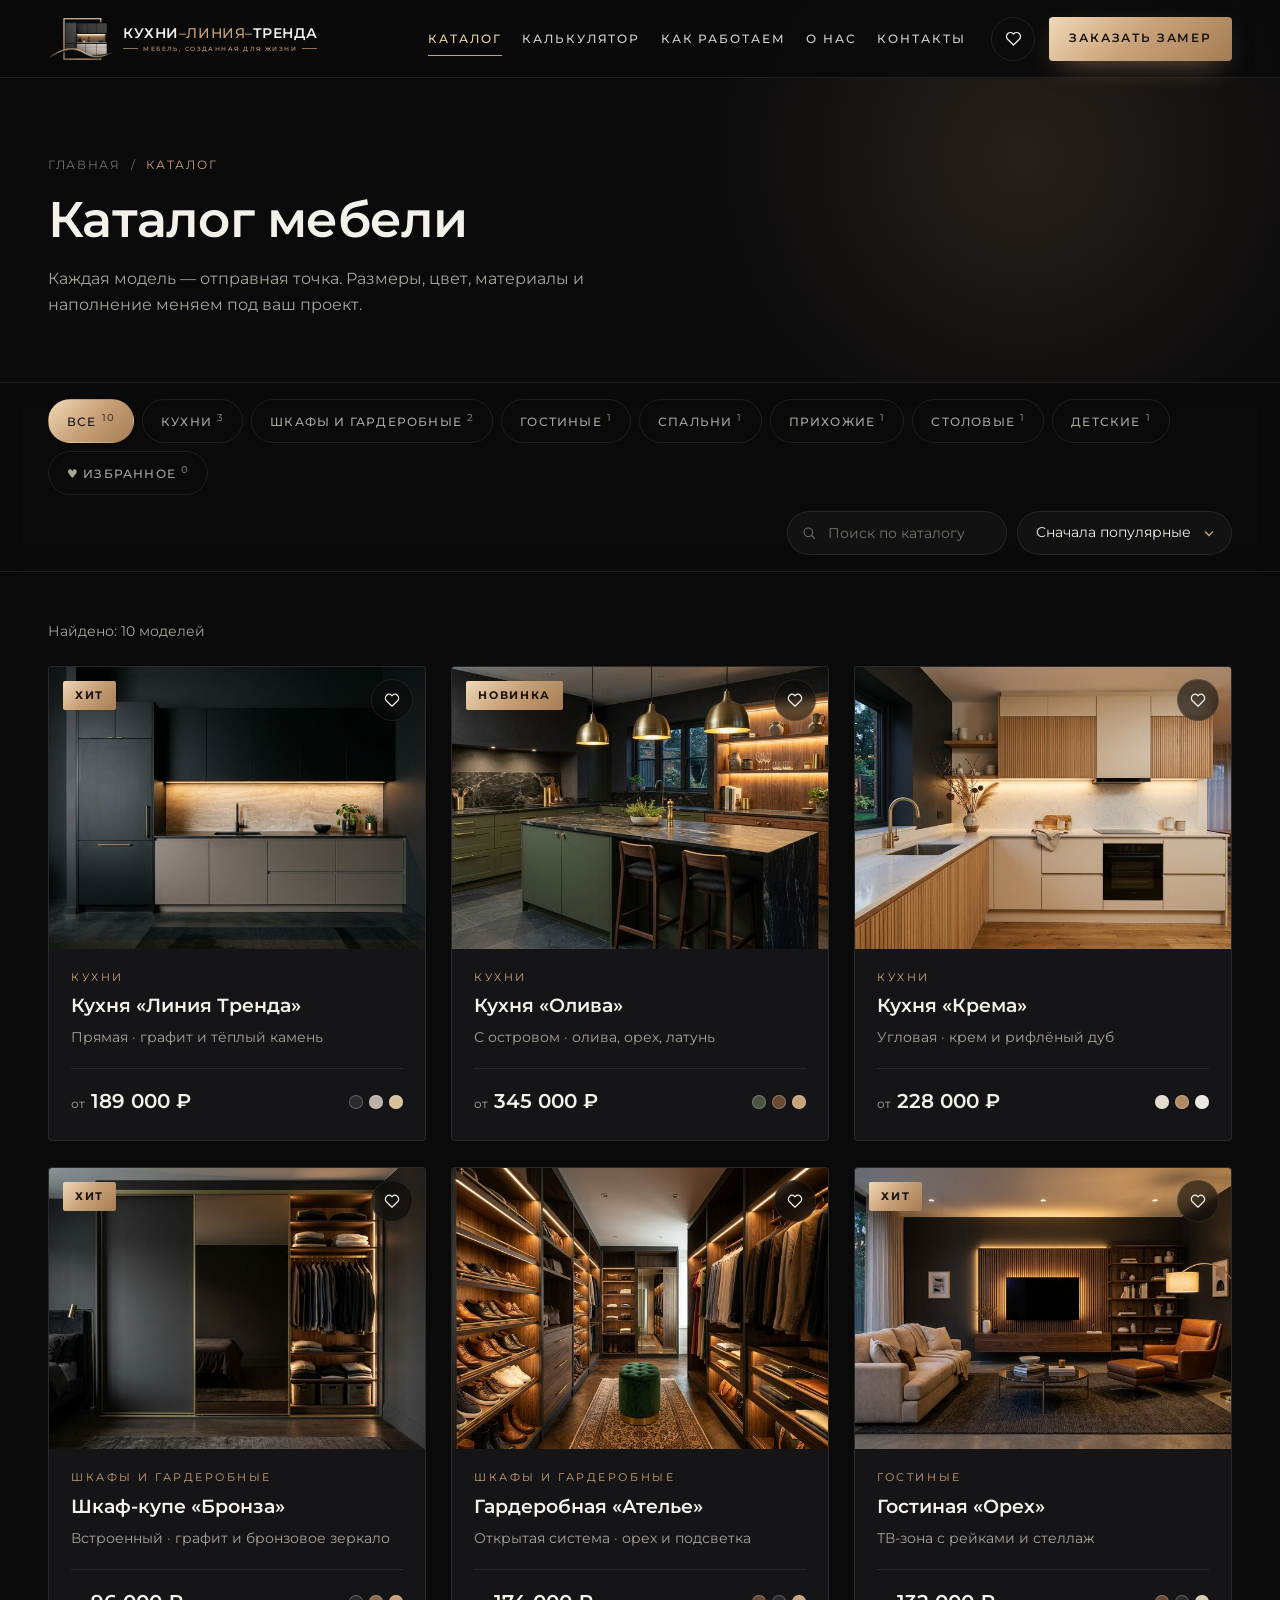
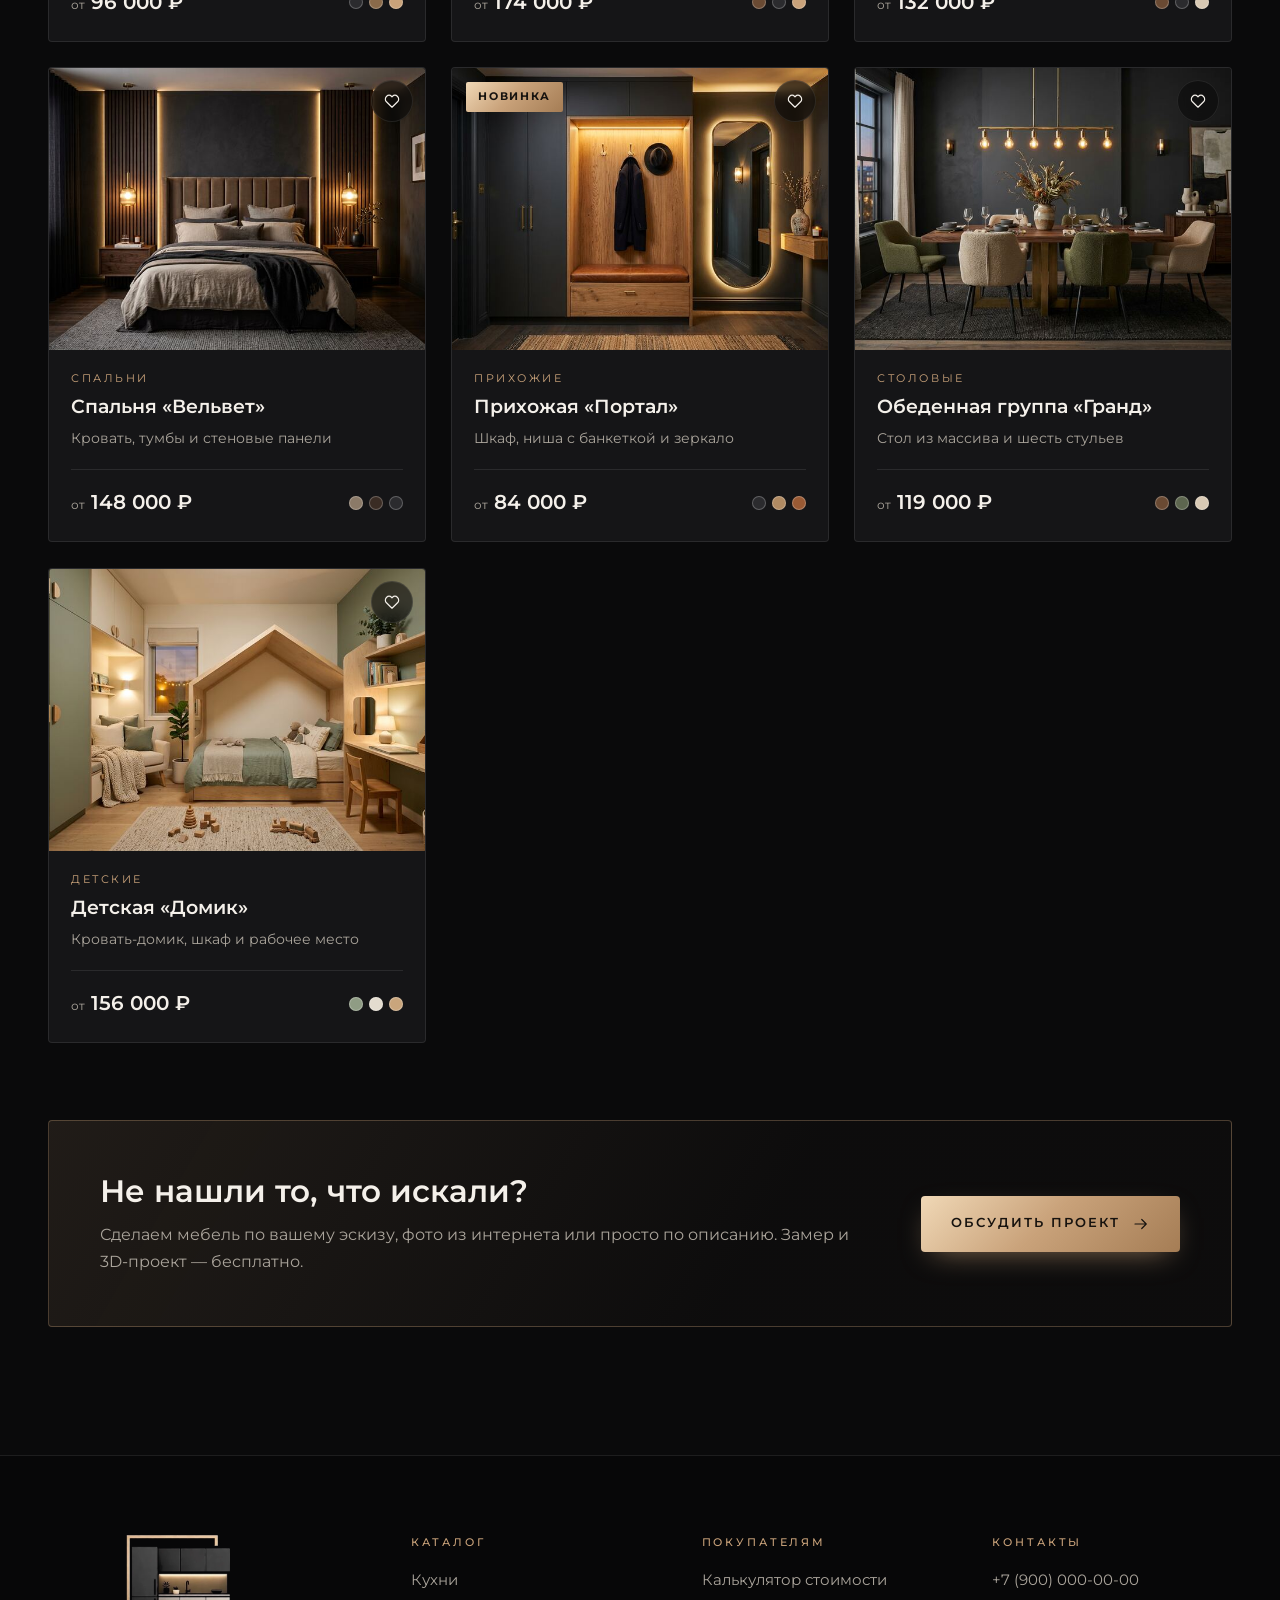
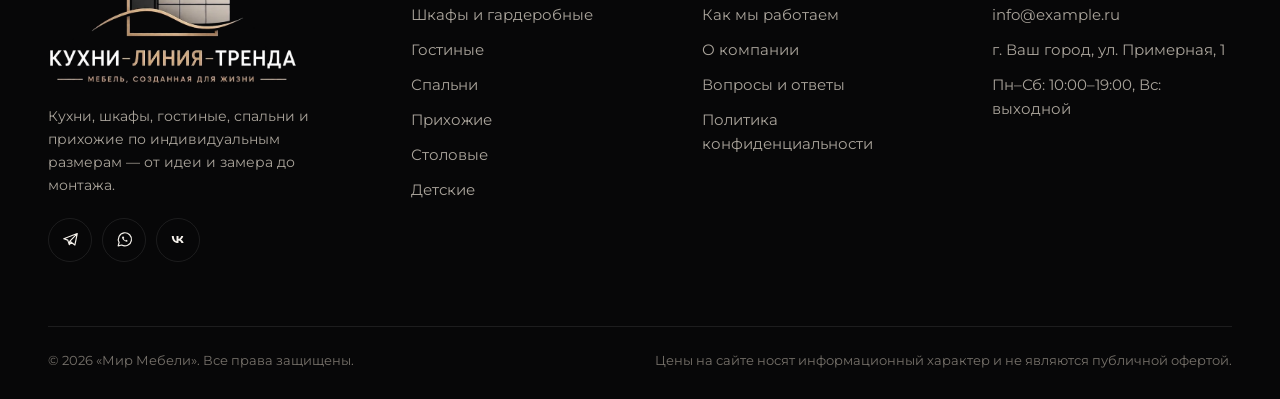
<file: catalog.html>
<!DOCTYPE html>
<html lang="ru">
<head>
  <meta charset="utf-8">
  <meta name="viewport" content="width=device-width, initial-scale=1">
  <title>Каталог мебели — Мир Мебели</title>
  <meta name="description" content="Каталог «Мир Мебели»: кухни, шкафы и гардеробные, гостиные, спальни, прихожие, столовые и детские. Любую модель адаптируем под ваши размеры.">
  <meta name="theme-color" content="#0a0a0b">
  <meta property="og:type" content="website">
  <meta property="og:title" content="Каталог мебели — Мир Мебели">
  <meta property="og:description" content="Каталог «Мир Мебели»: кухни, шкафы и гардеробные, гостиные, спальни, прихожие, столовые и детские. Любую модель адаптируем под ваши размеры.">
  <meta property="og:image" content="assets/img/kitchen-graphite.jpg">
  <link rel="icon" href="favicon.png" type="image/png">
  <link rel="apple-touch-icon" href="apple-touch-icon.png">
  <link rel="preload" href="assets/fonts/montserrat-cyrillic-wght-normal.woff2" as="font" type="font/woff2" crossorigin>
  <link rel="stylesheet" href="css/style.css">
  <script>document.documentElement.classList.add('js')</script>
</head>
<body>
<svg width="0" height="0" style="position:absolute" aria-hidden="true" focusable="false">
  <defs>
    <linearGradient id="lg-gold" x1="0" y1="0" x2="1" y2="1">
      <stop offset="0" stop-color="#f0d8b6"/><stop offset=".5" stop-color="#c9a27a"/><stop offset="1" stop-color="#a07850"/>
    </linearGradient>
    <symbol id="i-arrow" viewBox="0 0 24 24"><path d="M4 12h15m-6-6 6 6-6 6" fill="none" stroke="currentColor" stroke-width="1.6" stroke-linecap="round" stroke-linejoin="round"/></symbol>
    <symbol id="i-heart" viewBox="0 0 24 24"><path d="M12 20.3 4.6 13a4.9 4.9 0 0 1 0-7 5 5 0 0 1 7 0l.4.5.4-.5a5 5 0 0 1 7 0 4.9 4.9 0 0 1 0 7z" stroke="currentColor" stroke-width="1.6" stroke-linejoin="round"/></symbol>
    <symbol id="i-phone" viewBox="0 0 24 24"><path d="M6.5 3.5h3l1.5 4-2 1.4a12 12 0 0 0 6.1 6.100l1.4-2 4 1.500v3a2 2 0 0 1-2.2 2A17 17 0 0 1 4.5 5.700a2 2 0 0 1 2-2.200z" fill="none" stroke="currentColor" stroke-width="1.6" stroke-linejoin="round"/></symbol>
    <symbol id="i-mail" viewBox="0 0 24 24"><path d="M3.5 6h17v12h-17zm0 .500 8.5 6.5 8.5-6.5" fill="none" stroke="currentColor" stroke-width="1.6" stroke-linejoin="round"/></symbol>
    <symbol id="i-pin" viewBox="0 0 24 24"><path d="M12 21s7-6.2 7-11.500a7 7 0 0 0-14 0C5 14.8 12 21 12 21z" fill="none" stroke="currentColor" stroke-width="1.6" stroke-linejoin="round"/><circle cx="12" cy="9.5" r="2.5" fill="none" stroke="currentColor" stroke-width="1.6"/></symbol>
    <symbol id="i-clock" viewBox="0 0 24 24"><circle cx="12" cy="12" r="8.5" fill="none" stroke="currentColor" stroke-width="1.6"/><path d="M12 7.500V12l3 2" fill="none" stroke="currentColor" stroke-width="1.6" stroke-linecap="round"/></symbol>
    <symbol id="i-close" viewBox="0 0 24 24"><path d="m5 5 14 14M19 5 5 19" fill="none" stroke="currentColor" stroke-width="1.6" stroke-linecap="round"/></symbol>
    <symbol id="i-check" viewBox="0 0 24 24"><path d="m5 12.5 4.5 4.500L19 7.5" fill="none" stroke="currentColor" stroke-width="1.8" stroke-linecap="round" stroke-linejoin="round"/></symbol>
    <symbol id="i-up" viewBox="0 0 24 24"><path d="M12 20V5m-6 6 6-6 6 6" fill="none" stroke="currentColor" stroke-width="1.6" stroke-linecap="round" stroke-linejoin="round"/></symbol>
    <symbol id="i-search" viewBox="0 0 24 24"><circle cx="11" cy="11" r="6.5" fill="none" stroke="currentColor" stroke-width="1.6"/><path d="m16 16 4.5 4.5" stroke="currentColor" stroke-width="1.6" stroke-linecap="round"/></symbol>
    <symbol id="i-bulb" viewBox="0 0 24 24"><path d="M9 17.500h6M10 20.500h4M12 3.500a6 6 0 0 0-3.5 10.900c.600.5 1 1.2 1 2v1.100h5v-1.100c0-.800.4-1.5 1-2A6 6 0 0 0 12 3.500z" fill="none" stroke="currentColor" stroke-width="1.6" stroke-linecap="round" stroke-linejoin="round"/></symbol>
    <symbol id="i-shuffle" viewBox="0 0 24 24"><path d="M3 7h3.500c1.5 0 2.8.700 3.6 1.900l3.8 6.200c.800 1.2 2.1 1.9 3.6 1.900H21m-3-3 3 3-3 3M3 17h3.500c1.2 0 2.3-.500 3.1-1.300M14.4 8.300c.800-.800 1.9-1.3 3.1-1.300H21m-3-3 3 3-3 3" fill="none" stroke="currentColor" stroke-width="1.6" stroke-linecap="round" stroke-linejoin="round"/></symbol>
    <symbol id="i-tg" viewBox="0 0 24 24"><path d="M20.5 4.5 3.5 11l5 1.800m12-8.3-9.5 9.800m9.5-9.8-3 14.5-6.5-4.700m0 0-.500 4.2 2.7-2.800M8.5 12.800l2 5.7" fill="none" stroke="currentColor" stroke-width="1.5" stroke-linejoin="round" stroke-linecap="round"/></symbol>
    <symbol id="i-wa" viewBox="0 0 24 24"><path d="M4 20l1.2-4.300A8.3 8.3 0 1 1 8.4 19z" fill="none" stroke="currentColor" stroke-width="1.5" stroke-linejoin="round"/><path d="M9 8.500c-.300 1.5.5 3.2 2 4.600s3 2 4.5 1.700l.300-1.5-1.8-.900-.800.800c-.800-.300-1.9-1.3-2.3-2.200l.800-.800-.900-1.900z" fill="currentColor"/></symbol>
    <symbol id="i-vk" viewBox="0 0 24 24"><path d="M3.5 7.500c.200 5.5 3.2 9 8 9h.500v-3.200c1.8.2 3.1 1.5 3.7 3.200h2.800c-.700-2.5-2.4-3.9-3.5-4.4 1.1-.700 2.6-2.2 3-4.600h-2.500c-.500 1.9-2 3.6-3.5 3.800V7.500H9.500v6.600C8 13.7 6.1 11.9 6 7.500z" fill="currentColor"/></symbol>
    <symbol id="i-ruler" viewBox="0 0 48 48"><path d="M6 31 31 6l11 11-25 25zM13 24l4 4m1-9 3 3m2-8 4 4m1-9 3 3" fill="none" stroke="currentColor" stroke-width="1.8" stroke-linejoin="round" stroke-linecap="round"/></symbol>
    <symbol id="i-cube" viewBox="0 0 48 48"><path d="M24 5 7 14.500v19L24 43l17-9.500v-19zM7 14.5 24 24l17-9.500M24 24v19" fill="none" stroke="currentColor" stroke-width="1.8" stroke-linejoin="round"/></symbol>
    <symbol id="i-truck" viewBox="0 0 48 48"><path d="M4 12h24v21H4zm24 7h8l8 8v6H28z" fill="none" stroke="currentColor" stroke-width="1.8" stroke-linejoin="round"/><circle cx="13" cy="35" r="4" fill="#151517" stroke="currentColor" stroke-width="1.8"/><circle cx="35" cy="35" r="4" fill="#151517" stroke="currentColor" stroke-width="1.8"/></symbol>
    <symbol id="i-shield" viewBox="0 0 48 48"><path d="M24 5 8 11v11c0 10 6.5 17.5 16 21 9.5-3.5 16-11 16-21V11z" fill="none" stroke="currentColor" stroke-width="1.8" stroke-linejoin="round"/><path d="m17 24 5 5 9-10" fill="none" stroke="currentColor" stroke-width="1.8" stroke-linecap="round" stroke-linejoin="round"/></symbol>
  </defs>
</svg>

<a class="skip-link" href="#main">Перейти к содержимому</a>
<div class="progress" aria-hidden="true"><i></i></div>

<header class="header header--solid" data-header>
  <div class="container header__inner">
    <a class="logo" href="index.html" aria-label="Кухни-Линия-Тренда — на главную">
        <img class="logo__mark" src="assets/img/logo-mark.webp" width="287" height="194" alt="">
        <span class="logo__text" aria-hidden="true">
          <span class="logo__name">Кухни<b>–Линия–</b>Тренда</span>
          <span class="logo__tag">Мебель, созданная для жизни</span>
        </span>
      </a>
    <nav class="nav" aria-label="Основное меню">
      <ul class="nav__list">
          <li><a class="nav__link is-active" href="catalog.html" aria-current="page">Каталог</a></li>
          <li><a class="nav__link" href="index.html#calc">Калькулятор</a></li>
          <li><a class="nav__link" href="index.html#process">Как работаем</a></li>
          <li><a class="nav__link" href="index.html#about">О нас</a></li>
          <li><a class="nav__link" href="index.html#contacts">Контакты</a></li>
      </ul>
    </nav>
    <div class="header__actions">
      <a class="header__phone" href="tel:+79000000000" data-site="phone">+7 (900) 000-00-00</a>
      <a class="icon-btn" href="catalog.html?fav=1" aria-label="Избранное" title="Избранное">
        <svg aria-hidden="true" fill="none"><use href="#i-heart"/></svg>
        <span class="icon-btn__count" data-fav-count aria-hidden="true">0</span>
      </a>
      <button class="btn btn--gold btn--sm" type="button" data-open-request="Заявка на замер">Заказать замер</button>
      <button class="burger" type="button" aria-label="Меню" aria-expanded="false" aria-controls="mobile-menu" data-burger><i></i><i></i><i></i></button>
    </div>
  </div>
</header>

<div class="mobile-menu" id="mobile-menu" data-mobile-menu>
  <nav aria-label="Мобильное меню">
    <ul class="mobile-menu__list">
      <li><a href="catalog.html"><span>01</span>Каталог</a></li>
      <li><a href="index.html#calc"><span>02</span>Калькулятор</a></li>
      <li><a href="index.html#process"><span>03</span>Как работаем</a></li>
      <li><a href="index.html#about"><span>04</span>О нас</a></li>
      <li><a href="index.html#contacts"><span>05</span>Контакты</a></li>
    </ul>
  </nav>
  <div class="mobile-menu__foot">
    <a class="mobile-menu__phone" href="tel:+79000000000" data-site="phone">+7 (900) 000-00-00</a>
    <button class="btn btn--gold btn--block" type="button" data-open-request="Заявка на замер">Заказать замер</button>
  </div>
</div>

<main id="main">
  <section class="page-head">
    <div class="container page-head__inner">
      <nav class="crumbs" aria-label="Хлебные крошки"><a href="index.html">Главная</a><span aria-hidden="true">/</span><span aria-current="page" data-catalog-crumb>Каталог</span></nav>
      <h1 class="h2" data-catalog-title>Каталог мебели</h1>
      <p class="lead">Каждая модель — отправная точка. Размеры, цвет, материалы и наполнение меняем под ваш проект.</p>
    </div>
  </section>

  <div class="toolbar">
    <div class="container toolbar__inner">
      <div class="tabs" data-catalog-tabs aria-label="Категории"></div>
      <div class="toolbar__right">
        <label class="search"><span class="visually-hidden">Поиск по каталогу</span><svg aria-hidden="true"><use href="#i-search"/></svg><input class="input" type="search" placeholder="Поиск по каталогу" data-catalog-search></label>
        <label><span class="visually-hidden">Сортировка</span>
          <select class="select" data-catalog-sort>
            <option value="popular">Сначала популярные</option>
            <option value="price-asc">Сначала дешевле</option>
            <option value="price-desc">Сначала дороже</option>
            <option value="name">По названию</option>
          </select>
        </label>
      </div>
    </div>
  </div>

  <section class="section" style="padding-top:clamp(28px,4vw,48px)">
    <div class="container">
      <div class="catalog-meta"><span data-catalog-count aria-live="polite"></span></div>
      <div class="grid-products" data-catalog-grid></div>
      <noscript><p class="muted">Для работы каталога включите JavaScript в браузере.</p></noscript>

      <div class="banner" data-reveal>
        <div style="display:grid;gap:12px">
          <h2 class="h3" style="font-size:clamp(22px,2.4vw,32px)">Не нашли то, что искали?</h2>
          <p class="muted">Сделаем мебель по вашему эскизу, фото из интернета или просто по описанию. Замер и 3D-проект — бесплатно.</p>
        </div>
        <button class="btn btn--gold" type="button" data-open-request="Мебель по моему проекту">Обсудить проект <svg class="i-arrow" aria-hidden="true"><use href="#i-arrow"/></svg></button>
      </div>
    </div>
  </section>
</main>

<footer class="footer">
  <div class="container">
    <div class="footer__top">
      <div class="footer__brand">
        <a class="logo logo--full" href="index.html" aria-label="Кухни-Линия-Тренда — на главную">
          <img src="assets/img/logo-full.webp" width="691" height="420" alt="Кухни-Линия-Тренда. Мебель, созданная для жизни" loading="lazy" decoding="async">
        </a>
        <p>Кухни, шкафы, гостиные, спальни и прихожие по индивидуальным размерам — от идеи и замера до монтажа.</p>
        <div class="socials" data-socials>
          <a class="icon-btn" href="#" data-social="telegram" aria-label="Telegram" target="_blank" rel="noopener"><svg aria-hidden="true"><use href="#i-tg"/></svg></a>
          <a class="icon-btn" href="#" data-social="whatsapp" aria-label="WhatsApp" target="_blank" rel="noopener"><svg aria-hidden="true"><use href="#i-wa"/></svg></a>
          <a class="icon-btn" href="#" data-social="vk" aria-label="ВКонтакте" target="_blank" rel="noopener"><svg aria-hidden="true"><use href="#i-vk"/></svg></a>
        </div>
      </div>
      <div>
        <h4>Каталог</h4>
        <ul class="footer__links">
          <li><a href="catalog.html?cat=kitchen">Кухни</a></li>
          <li><a href="catalog.html?cat=wardrobe">Шкафы и гардеробные</a></li>
          <li><a href="catalog.html?cat=living">Гостиные</a></li>
          <li><a href="catalog.html?cat=bedroom">Спальни</a></li>
          <li><a href="catalog.html?cat=hallway">Прихожие</a></li>
          <li><a href="catalog.html?cat=dining">Столовые</a></li>
          <li><a href="catalog.html?cat=kids">Детские</a></li>
        </ul>
      </div>
      <div>
        <h4>Покупателям</h4>
        <ul class="footer__links">
          <li><a href="index.html#calc">Калькулятор стоимости</a></li>
          <li><a href="index.html#process">Как мы работаем</a></li>
          <li><a href="index.html#about">О компании</a></li>
          <li><a href="index.html#faq">Вопросы и ответы</a></li>
          <li><a href="privacy.html">Политика конфиденциальности</a></li>
        </ul>
      </div>
      <div>
        <h4>Контакты</h4>
        <ul class="footer__links">
          <li><a href="tel:+79000000000" data-site="phone">+7 (900) 000-00-00</a></li>
          <li><a href="mailto:info@example.ru" data-site="email">info@example.ru</a></li>
          <li><span class="muted" data-site="address">г. Ваш город, ул. Примерная, 1</span></li>
          <li><span class="muted" data-site="hours">Пн–Сб: 10:00–19:00, Вс: выходной</span></li>
        </ul>
      </div>
    </div>
    <div class="footer__bottom">
      <span>© <span data-year>2026</span> «Мир Мебели». Все права защищены.</span>
      <span>Цены на сайте носят информационный характер и не являются публичной офертой.</span>
    </div>
  </div>
</footer>

<button class="to-top" type="button" aria-label="Наверх" data-to-top><svg aria-hidden="true"><use href="#i-up"/></svg></button>

<script src="js/config.js"></script>
<script src="js/data.js"></script>
<script src="js/main.js"></script>
<script src="js/catalog.js"></script>
</body>
</html>
</file>
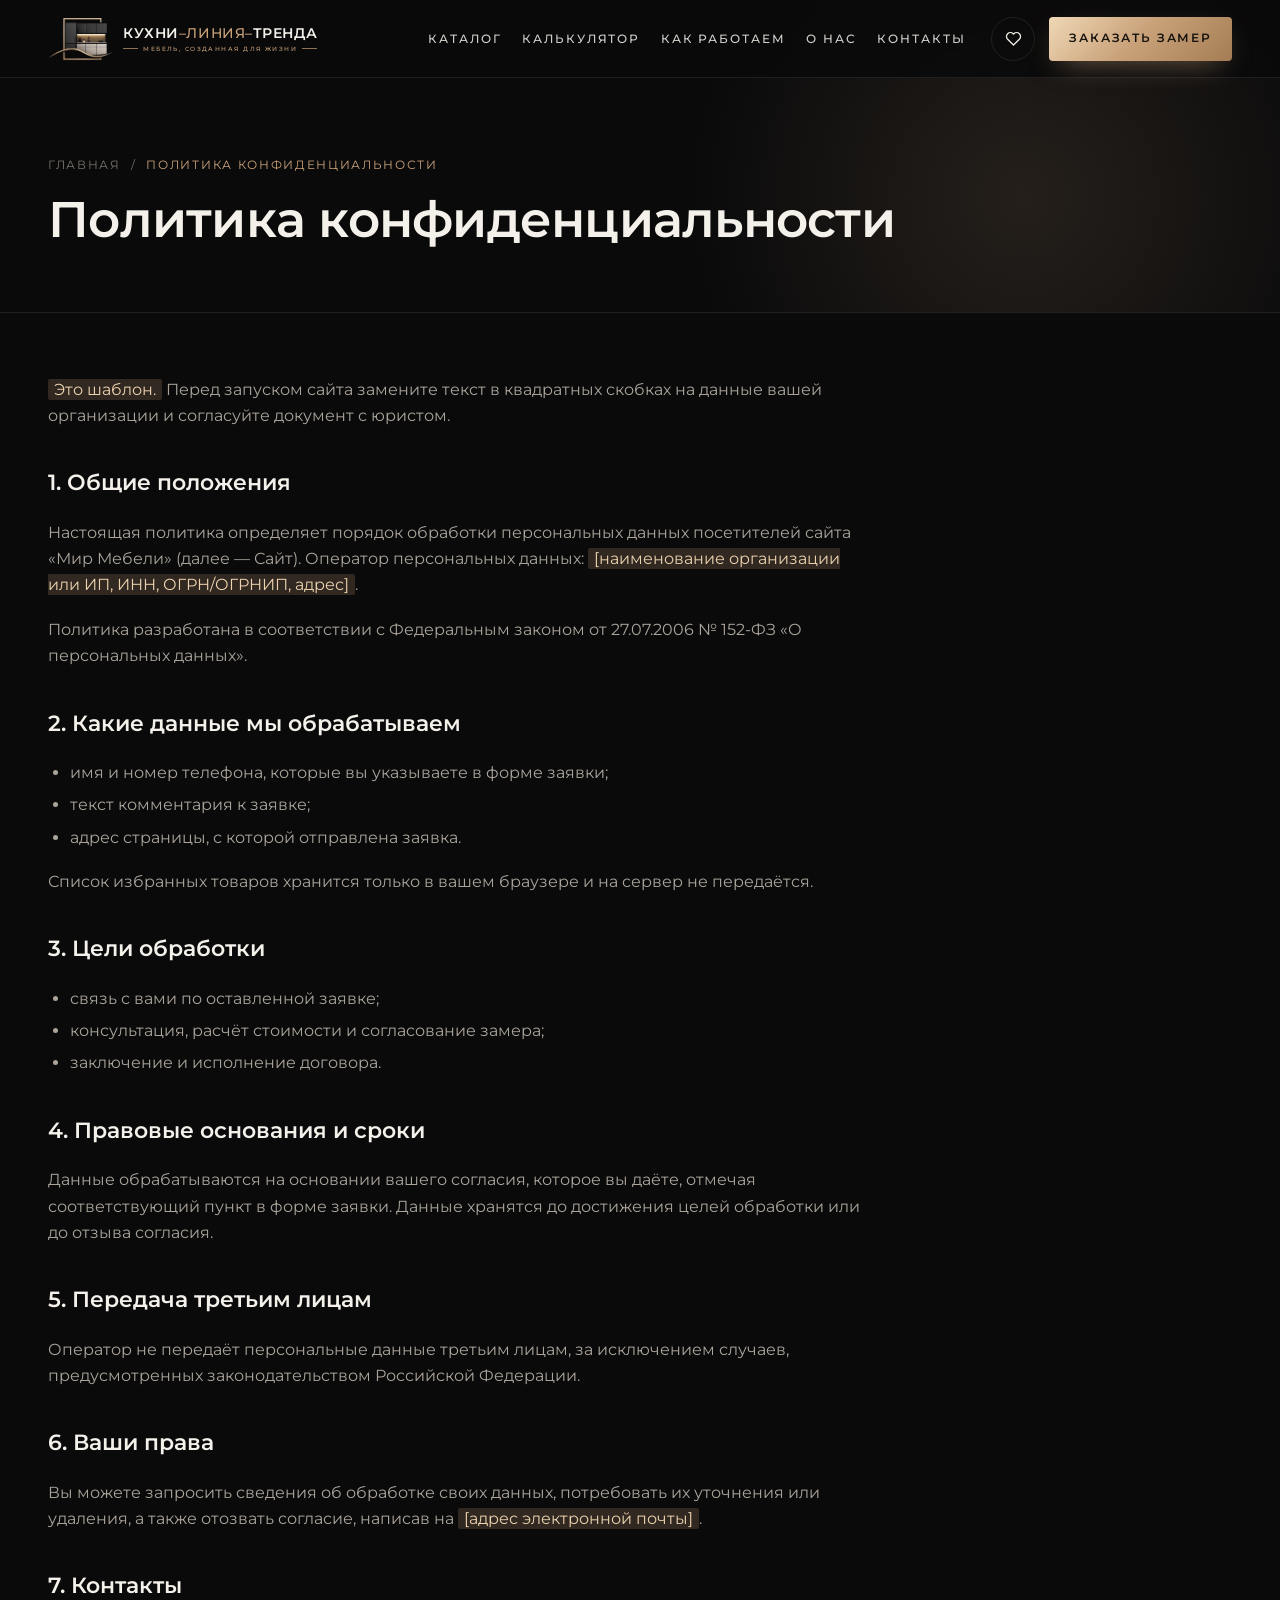
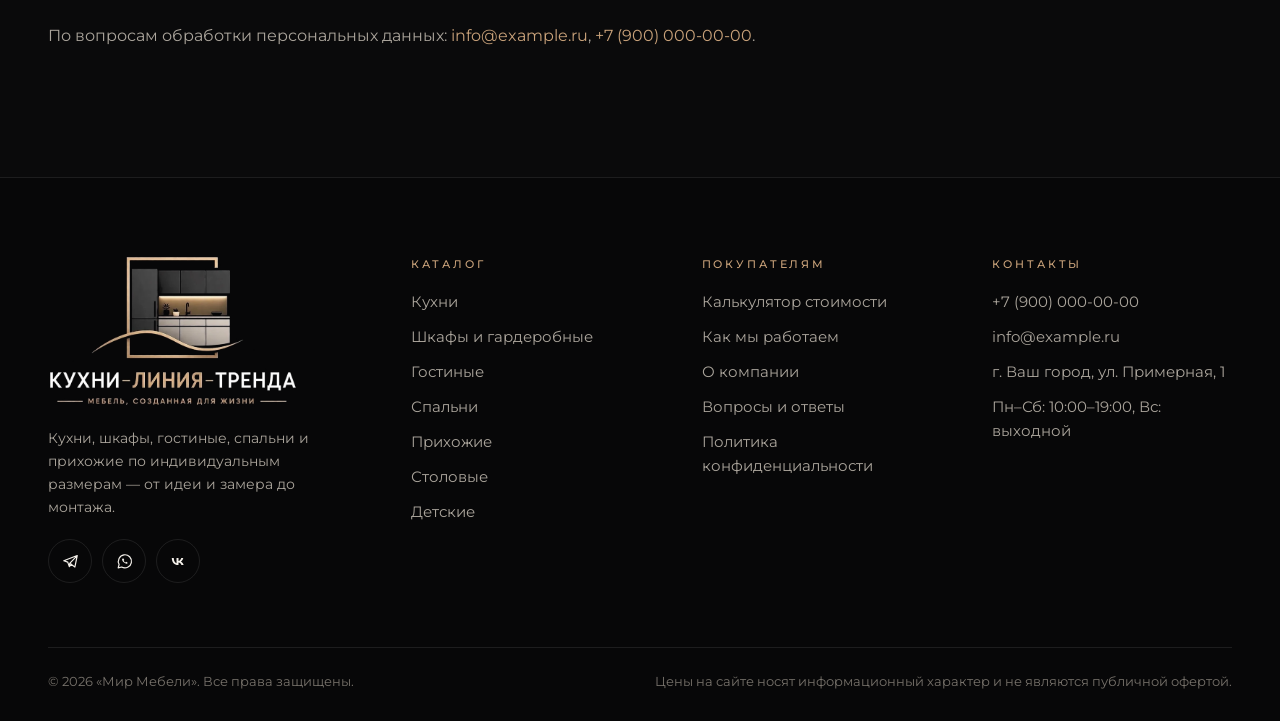
<file: privacy.html>
<!DOCTYPE html>
<html lang="ru">
<head>
  <meta charset="utf-8">
  <meta name="viewport" content="width=device-width, initial-scale=1">
  <title>Политика конфиденциальности — Мир Мебели</title>
  <meta name="description" content="Политика обработки персональных данных сайта «Мир Мебели».">
  <meta name="theme-color" content="#0a0a0b">
  <meta property="og:type" content="website">
  <meta property="og:title" content="Политика конфиденциальности — Мир Мебели">
  <meta property="og:description" content="Политика обработки персональных данных сайта «Мир Мебели».">
  <meta property="og:image" content="assets/img/kitchen-graphite.jpg">
  <link rel="icon" href="favicon.png" type="image/png">
  <link rel="apple-touch-icon" href="apple-touch-icon.png">
  <link rel="preload" href="assets/fonts/montserrat-cyrillic-wght-normal.woff2" as="font" type="font/woff2" crossorigin>
  <link rel="stylesheet" href="css/style.css">
  <script>document.documentElement.classList.add('js')</script>
</head>
<body>
<svg width="0" height="0" style="position:absolute" aria-hidden="true" focusable="false">
  <defs>
    <linearGradient id="lg-gold" x1="0" y1="0" x2="1" y2="1">
      <stop offset="0" stop-color="#f0d8b6"/><stop offset=".5" stop-color="#c9a27a"/><stop offset="1" stop-color="#a07850"/>
    </linearGradient>
    <symbol id="i-arrow" viewBox="0 0 24 24"><path d="M4 12h15m-6-6 6 6-6 6" fill="none" stroke="currentColor" stroke-width="1.6" stroke-linecap="round" stroke-linejoin="round"/></symbol>
    <symbol id="i-heart" viewBox="0 0 24 24"><path d="M12 20.3 4.6 13a4.9 4.9 0 0 1 0-7 5 5 0 0 1 7 0l.4.5.4-.5a5 5 0 0 1 7 0 4.9 4.9 0 0 1 0 7z" stroke="currentColor" stroke-width="1.6" stroke-linejoin="round"/></symbol>
    <symbol id="i-phone" viewBox="0 0 24 24"><path d="M6.5 3.5h3l1.5 4-2 1.4a12 12 0 0 0 6.1 6.100l1.4-2 4 1.500v3a2 2 0 0 1-2.2 2A17 17 0 0 1 4.5 5.700a2 2 0 0 1 2-2.200z" fill="none" stroke="currentColor" stroke-width="1.6" stroke-linejoin="round"/></symbol>
    <symbol id="i-mail" viewBox="0 0 24 24"><path d="M3.5 6h17v12h-17zm0 .500 8.5 6.5 8.5-6.5" fill="none" stroke="currentColor" stroke-width="1.6" stroke-linejoin="round"/></symbol>
    <symbol id="i-pin" viewBox="0 0 24 24"><path d="M12 21s7-6.2 7-11.500a7 7 0 0 0-14 0C5 14.8 12 21 12 21z" fill="none" stroke="currentColor" stroke-width="1.6" stroke-linejoin="round"/><circle cx="12" cy="9.5" r="2.5" fill="none" stroke="currentColor" stroke-width="1.6"/></symbol>
    <symbol id="i-clock" viewBox="0 0 24 24"><circle cx="12" cy="12" r="8.5" fill="none" stroke="currentColor" stroke-width="1.6"/><path d="M12 7.500V12l3 2" fill="none" stroke="currentColor" stroke-width="1.6" stroke-linecap="round"/></symbol>
    <symbol id="i-close" viewBox="0 0 24 24"><path d="m5 5 14 14M19 5 5 19" fill="none" stroke="currentColor" stroke-width="1.6" stroke-linecap="round"/></symbol>
    <symbol id="i-check" viewBox="0 0 24 24"><path d="m5 12.5 4.5 4.500L19 7.5" fill="none" stroke="currentColor" stroke-width="1.8" stroke-linecap="round" stroke-linejoin="round"/></symbol>
    <symbol id="i-up" viewBox="0 0 24 24"><path d="M12 20V5m-6 6 6-6 6 6" fill="none" stroke="currentColor" stroke-width="1.6" stroke-linecap="round" stroke-linejoin="round"/></symbol>
    <symbol id="i-search" viewBox="0 0 24 24"><circle cx="11" cy="11" r="6.5" fill="none" stroke="currentColor" stroke-width="1.6"/><path d="m16 16 4.5 4.5" stroke="currentColor" stroke-width="1.6" stroke-linecap="round"/></symbol>
    <symbol id="i-bulb" viewBox="0 0 24 24"><path d="M9 17.500h6M10 20.500h4M12 3.500a6 6 0 0 0-3.5 10.900c.600.5 1 1.2 1 2v1.100h5v-1.100c0-.800.4-1.5 1-2A6 6 0 0 0 12 3.500z" fill="none" stroke="currentColor" stroke-width="1.6" stroke-linecap="round" stroke-linejoin="round"/></symbol>
    <symbol id="i-shuffle" viewBox="0 0 24 24"><path d="M3 7h3.500c1.5 0 2.8.700 3.6 1.900l3.8 6.200c.800 1.2 2.1 1.9 3.6 1.900H21m-3-3 3 3-3 3M3 17h3.500c1.2 0 2.3-.500 3.1-1.300M14.4 8.300c.800-.800 1.9-1.3 3.1-1.300H21m-3-3 3 3-3 3" fill="none" stroke="currentColor" stroke-width="1.6" stroke-linecap="round" stroke-linejoin="round"/></symbol>
    <symbol id="i-tg" viewBox="0 0 24 24"><path d="M20.5 4.5 3.5 11l5 1.800m12-8.3-9.5 9.800m9.5-9.8-3 14.5-6.5-4.700m0 0-.500 4.2 2.7-2.800M8.5 12.800l2 5.7" fill="none" stroke="currentColor" stroke-width="1.5" stroke-linejoin="round" stroke-linecap="round"/></symbol>
    <symbol id="i-wa" viewBox="0 0 24 24"><path d="M4 20l1.2-4.300A8.3 8.3 0 1 1 8.4 19z" fill="none" stroke="currentColor" stroke-width="1.5" stroke-linejoin="round"/><path d="M9 8.500c-.300 1.5.5 3.2 2 4.600s3 2 4.5 1.700l.300-1.5-1.8-.900-.800.800c-.800-.300-1.9-1.3-2.3-2.200l.800-.800-.900-1.900z" fill="currentColor"/></symbol>
    <symbol id="i-vk" viewBox="0 0 24 24"><path d="M3.5 7.500c.200 5.5 3.2 9 8 9h.500v-3.200c1.8.2 3.1 1.5 3.7 3.200h2.800c-.700-2.5-2.4-3.9-3.5-4.4 1.1-.700 2.6-2.2 3-4.600h-2.500c-.500 1.9-2 3.6-3.5 3.800V7.500H9.500v6.600C8 13.7 6.1 11.9 6 7.500z" fill="currentColor"/></symbol>
    <symbol id="i-ruler" viewBox="0 0 48 48"><path d="M6 31 31 6l11 11-25 25zM13 24l4 4m1-9 3 3m2-8 4 4m1-9 3 3" fill="none" stroke="currentColor" stroke-width="1.8" stroke-linejoin="round" stroke-linecap="round"/></symbol>
    <symbol id="i-cube" viewBox="0 0 48 48"><path d="M24 5 7 14.500v19L24 43l17-9.500v-19zM7 14.5 24 24l17-9.500M24 24v19" fill="none" stroke="currentColor" stroke-width="1.8" stroke-linejoin="round"/></symbol>
    <symbol id="i-truck" viewBox="0 0 48 48"><path d="M4 12h24v21H4zm24 7h8l8 8v6H28z" fill="none" stroke="currentColor" stroke-width="1.8" stroke-linejoin="round"/><circle cx="13" cy="35" r="4" fill="#151517" stroke="currentColor" stroke-width="1.8"/><circle cx="35" cy="35" r="4" fill="#151517" stroke="currentColor" stroke-width="1.8"/></symbol>
    <symbol id="i-shield" viewBox="0 0 48 48"><path d="M24 5 8 11v11c0 10 6.5 17.5 16 21 9.5-3.5 16-11 16-21V11z" fill="none" stroke="currentColor" stroke-width="1.8" stroke-linejoin="round"/><path d="m17 24 5 5 9-10" fill="none" stroke="currentColor" stroke-width="1.8" stroke-linecap="round" stroke-linejoin="round"/></symbol>
  </defs>
</svg>

<a class="skip-link" href="#main">Перейти к содержимому</a>
<div class="progress" aria-hidden="true"><i></i></div>

<header class="header header--solid" data-header>
  <div class="container header__inner">
    <a class="logo" href="index.html" aria-label="Кухни-Линия-Тренда — на главную">
        <img class="logo__mark" src="assets/img/logo-mark.webp" width="287" height="194" alt="">
        <span class="logo__text" aria-hidden="true">
          <span class="logo__name">Кухни<b>–Линия–</b>Тренда</span>
          <span class="logo__tag">Мебель, созданная для жизни</span>
        </span>
      </a>
    <nav class="nav" aria-label="Основное меню">
      <ul class="nav__list">
          <li><a class="nav__link" href="catalog.html">Каталог</a></li>
          <li><a class="nav__link" href="index.html#calc">Калькулятор</a></li>
          <li><a class="nav__link" href="index.html#process">Как работаем</a></li>
          <li><a class="nav__link" href="index.html#about">О нас</a></li>
          <li><a class="nav__link" href="index.html#contacts">Контакты</a></li>
      </ul>
    </nav>
    <div class="header__actions">
      <a class="header__phone" href="tel:+79000000000" data-site="phone">+7 (900) 000-00-00</a>
      <a class="icon-btn" href="catalog.html?fav=1" aria-label="Избранное" title="Избранное">
        <svg aria-hidden="true" fill="none"><use href="#i-heart"/></svg>
        <span class="icon-btn__count" data-fav-count aria-hidden="true">0</span>
      </a>
      <button class="btn btn--gold btn--sm" type="button" data-open-request="Заявка на замер">Заказать замер</button>
      <button class="burger" type="button" aria-label="Меню" aria-expanded="false" aria-controls="mobile-menu" data-burger><i></i><i></i><i></i></button>
    </div>
  </div>
</header>

<div class="mobile-menu" id="mobile-menu" data-mobile-menu>
  <nav aria-label="Мобильное меню">
    <ul class="mobile-menu__list">
      <li><a href="catalog.html"><span>01</span>Каталог</a></li>
      <li><a href="index.html#calc"><span>02</span>Калькулятор</a></li>
      <li><a href="index.html#process"><span>03</span>Как работаем</a></li>
      <li><a href="index.html#about"><span>04</span>О нас</a></li>
      <li><a href="index.html#contacts"><span>05</span>Контакты</a></li>
    </ul>
  </nav>
  <div class="mobile-menu__foot">
    <a class="mobile-menu__phone" href="tel:+79000000000" data-site="phone">+7 (900) 000-00-00</a>
    <button class="btn btn--gold btn--block" type="button" data-open-request="Заявка на замер">Заказать замер</button>
  </div>
</div>

<main id="main">
  <section class="page-head">
    <div class="container page-head__inner">
      <nav class="crumbs" aria-label="Хлебные крошки"><a href="index.html">Главная</a><span aria-hidden="true">/</span><span aria-current="page">Политика конфиденциальности</span></nav>
      <h1 class="h2">Политика конфиденциальности</h1>
    </div>
  </section>
  <section class="section" style="padding-top:clamp(32px,5vw,64px)">
    <div class="container">
      <div class="prose">
        <p><mark>Это шаблон.</mark> Перед запуском сайта замените текст в квадратных скобках на данные вашей организации и согласуйте документ с юристом.</p>
        <h2>1. Общие положения</h2>
        <p>Настоящая политика определяет порядок обработки персональных данных посетителей сайта «Мир Мебели» (далее — Сайт). Оператор персональных данных: <mark>[наименование организации или ИП, ИНН, ОГРН/ОГРНИП, адрес]</mark>.</p>
        <p>Политика разработана в соответствии с Федеральным законом от 27.07.2006 № 152-ФЗ «О персональных данных».</p>
        <h2>2. Какие данные мы обрабатываем</h2>
        <ul>
          <li>имя и номер телефона, которые вы указываете в форме заявки;</li>
          <li>текст комментария к заявке;</li>
          <li>адрес страницы, с которой отправлена заявка.</li>
        </ul>
        <p>Список избранных товаров хранится только в вашем браузере и на сервер не передаётся.</p>
        <h2>3. Цели обработки</h2>
        <ul>
          <li>связь с вами по оставленной заявке;</li>
          <li>консультация, расчёт стоимости и согласование замера;</li>
          <li>заключение и исполнение договора.</li>
        </ul>
        <h2>4. Правовые основания и сроки</h2>
        <p>Данные обрабатываются на основании вашего согласия, которое вы даёте, отмечая соответствующий пункт в форме заявки. Данные хранятся до достижения целей обработки или до отзыва согласия.</p>
        <h2>5. Передача третьим лицам</h2>
        <p>Оператор не передаёт персональные данные третьим лицам, за исключением случаев, предусмотренных законодательством Российской Федерации.</p>
        <h2>6. Ваши права</h2>
        <p>Вы можете запросить сведения об обработке своих данных, потребовать их уточнения или удаления, а также отозвать согласие, написав на <mark>[адрес электронной почты]</mark>.</p>
        <h2>7. Контакты</h2>
        <p>По вопросам обработки персональных данных: <a href="mailto:info@example.ru" data-site="email" style="color:var(--gold)">info@example.ru</a>, <a href="tel:+79000000000" data-site="phone" style="color:var(--gold)">+7 (900) 000-00-00</a>.</p>
      </div>
    </div>
  </section>
</main>

<footer class="footer">
  <div class="container">
    <div class="footer__top">
      <div class="footer__brand">
        <a class="logo logo--full" href="index.html" aria-label="Кухни-Линия-Тренда — на главную">
          <img src="assets/img/logo-full.webp" width="691" height="420" alt="Кухни-Линия-Тренда. Мебель, созданная для жизни" loading="lazy" decoding="async">
        </a>
        <p>Кухни, шкафы, гостиные, спальни и прихожие по индивидуальным размерам — от идеи и замера до монтажа.</p>
        <div class="socials" data-socials>
          <a class="icon-btn" href="#" data-social="telegram" aria-label="Telegram" target="_blank" rel="noopener"><svg aria-hidden="true"><use href="#i-tg"/></svg></a>
          <a class="icon-btn" href="#" data-social="whatsapp" aria-label="WhatsApp" target="_blank" rel="noopener"><svg aria-hidden="true"><use href="#i-wa"/></svg></a>
          <a class="icon-btn" href="#" data-social="vk" aria-label="ВКонтакте" target="_blank" rel="noopener"><svg aria-hidden="true"><use href="#i-vk"/></svg></a>
        </div>
      </div>
      <div>
        <h4>Каталог</h4>
        <ul class="footer__links">
          <li><a href="catalog.html?cat=kitchen">Кухни</a></li>
          <li><a href="catalog.html?cat=wardrobe">Шкафы и гардеробные</a></li>
          <li><a href="catalog.html?cat=living">Гостиные</a></li>
          <li><a href="catalog.html?cat=bedroom">Спальни</a></li>
          <li><a href="catalog.html?cat=hallway">Прихожие</a></li>
          <li><a href="catalog.html?cat=dining">Столовые</a></li>
          <li><a href="catalog.html?cat=kids">Детские</a></li>
        </ul>
      </div>
      <div>
        <h4>Покупателям</h4>
        <ul class="footer__links">
          <li><a href="index.html#calc">Калькулятор стоимости</a></li>
          <li><a href="index.html#process">Как мы работаем</a></li>
          <li><a href="index.html#about">О компании</a></li>
          <li><a href="index.html#faq">Вопросы и ответы</a></li>
          <li><a href="privacy.html">Политика конфиденциальности</a></li>
        </ul>
      </div>
      <div>
        <h4>Контакты</h4>
        <ul class="footer__links">
          <li><a href="tel:+79000000000" data-site="phone">+7 (900) 000-00-00</a></li>
          <li><a href="mailto:info@example.ru" data-site="email">info@example.ru</a></li>
          <li><span class="muted" data-site="address">г. Ваш город, ул. Примерная, 1</span></li>
          <li><span class="muted" data-site="hours">Пн–Сб: 10:00–19:00, Вс: выходной</span></li>
        </ul>
      </div>
    </div>
    <div class="footer__bottom">
      <span>© <span data-year>2026</span> «Мир Мебели». Все права защищены.</span>
      <span>Цены на сайте носят информационный характер и не являются публичной офертой.</span>
    </div>
  </div>
</footer>

<button class="to-top" type="button" aria-label="Наверх" data-to-top><svg aria-hidden="true"><use href="#i-up"/></svg></button>

<script src="js/config.js"></script>
<script src="js/data.js"></script>
<script src="js/main.js"></script>
</body>
</html>
</file>
<file: css/style.css>
/* ==========================================================================
   МИР МЕБЕЛИ — стили
   Палитра и характер взяты из логотипа: чёрный фон, тёплое золото, тонкая
   рамка с «разрывом» и плавная волна.
   ========================================================================== */

/* ---------- Шрифты (лежат локально, сайт не зависит от внешних сервисов) -- */
@font-face {
  font-family: 'Montserrat';
  src: url('../assets/fonts/montserrat-cyrillic-wght-normal.woff2') format('woff2-variations');
  font-weight: 100 900; font-style: normal; font-display: swap;
  unicode-range: U+0301, U+0400-045F, U+0490-0491, U+04B0-04B1, U+2116;
}
@font-face {
  font-family: 'Montserrat';
  src: url('../assets/fonts/montserrat-latin-ext-wght-normal.woff2') format('woff2-variations');
  font-weight: 100 900; font-style: normal; font-display: swap;
  unicode-range: U+0100-02BA, U+02BD-02C5, U+02C7-02CC, U+02CE-02D7, U+02DD-02FF, U+0304, U+0308, U+0329, U+1D00-1DBF, U+1E00-1E9F, U+1EF2-1EFF, U+2020, U+20A0-20AB, U+20AD-20C0, U+2113, U+2C60-2C7F, U+A720-A7FF;
}
@font-face {
  font-family: 'Montserrat';
  src: url('../assets/fonts/montserrat-latin-wght-normal.woff2') format('woff2-variations');
  font-weight: 100 900; font-style: normal; font-display: swap;
  unicode-range: U+0000-00FF, U+0131, U+0152-0153, U+02BB-02BC, U+02C6, U+02DA, U+02DC, U+2000-206F, U+20AC, U+2122, U+2191, U+2193, U+2212, U+2215, U+FEFF, U+FFFD;
}
@font-face {
  font-family: 'Cormorant Garamond';
  src: url('../assets/fonts/cormorant-garamond-cyrillic-wght-italic.woff2') format('woff2-variations');
  font-weight: 300 700; font-style: italic; font-display: swap;
  unicode-range: U+0301, U+0400-045F, U+0490-0491, U+04B0-04B1, U+2116;
}
@font-face {
  font-family: 'Cormorant Garamond';
  src: url('../assets/fonts/cormorant-garamond-latin-wght-italic.woff2') format('woff2-variations');
  font-weight: 300 700; font-style: italic; font-display: swap;
  unicode-range: U+0000-00FF, U+0131, U+0152-0153, U+02BB-02BC, U+02C6, U+02DA, U+02DC, U+2000-206F, U+20AC, U+2122, U+2191, U+2193, U+2212, U+2215, U+FEFF, U+FFFD;
}

/* ---------- Переменные ---------------------------------------------------- */
:root {
  --bg: #0a0a0b;
  --bg-2: #0f0f11;
  --surface: #151517;
  --surface-2: #1c1c1f;
  --line: rgba(255, 255, 255, .09);
  --line-gold: rgba(201, 162, 122, .32);

  --gold: #c9a27a;
  --gold-light: #ecd2ae;
  --gold-dark: #9a7550;
  --grad-gold: linear-gradient(135deg, #f0d8b6 0%, #c9a27a 48%, #a57d55 100%);

  --text: #f4f0ea;
  --muted: #aaa49b;
  --dim: #77726b;

  --font: 'Montserrat', 'Segoe UI', system-ui, -apple-system, Arial, sans-serif;
  --serif: 'Cormorant Garamond', 'Georgia', 'Times New Roman', serif;

  --r: 4px;
  --container: 1280px;
  --gutter: clamp(20px, 4vw, 48px);
  --header-h: 78px;
  --section: clamp(72px, 10vw, 140px);
  --ease: cubic-bezier(.2, .7, .2, 1);
}

/* ---------- База ----------------------------------------------------------- */
*, *::before, *::after { box-sizing: border-box; }
html { scroll-behavior: smooth; scroll-padding-top: calc(var(--header-h) + 12px); -webkit-text-size-adjust: 100%; }
body {
  margin: 0;
  background: var(--bg);
  color: var(--text);
  font-family: var(--font);
  font-size: 16px;
  line-height: 1.65;
  font-weight: 400;
  -webkit-font-smoothing: antialiased;
  overflow-x: hidden;
  overflow-x: clip;
}
body.is-locked { overflow: hidden; }
img, svg { display: block; max-width: 100%; }
img { height: auto; }
a { color: inherit; text-decoration: none; }
button, input, select, textarea { font: inherit; color: inherit; }
button { background: none; border: 0; padding: 0; cursor: pointer; }
h1, h2, h3, h4, p, ul, ol, dl, dd, figure { margin: 0; }
ul, ol { padding: 0; list-style: none; }
::selection { background: var(--gold); color: #111; }
:focus-visible { outline: 2px solid var(--gold-light); outline-offset: 3px; border-radius: 2px; }
[hidden] { display: none !important; }

.container { width: 100%; max-width: calc(var(--container) + var(--gutter) * 2); margin-inline: auto; padding-inline: var(--gutter); }
.section { padding-block: var(--section); position: relative; }
.section--alt { background: var(--bg-2); }
.visually-hidden { position: absolute; width: 1px; height: 1px; overflow: hidden; clip: rect(0 0 0 0); white-space: nowrap; }
.skip-link { position: fixed; left: 16px; top: -60px; z-index: 200; background: var(--gold); color: #111; padding: 10px 16px; border-radius: var(--r); font-weight: 600; transition: top .2s; }
.skip-link:focus { top: 16px; }

/* ---------- Типографика ----------------------------------------------------- */
.eyebrow {
  display: inline-flex; align-items: center; gap: 16px;
  font-size: 12px; font-weight: 500; letter-spacing: .32em; text-transform: uppercase;
  color: var(--gold);
}
.eyebrow::before { content: ''; width: 44px; height: 1px; background: var(--gold); opacity: .8; }
.eyebrow--center::after { content: ''; width: 44px; height: 1px; background: var(--gold); opacity: .8; }

.h1 { font-size: clamp(38px, 5.6vw, 82px); line-height: 1.04; font-weight: 600; letter-spacing: -.02em; }
.h2 { font-size: clamp(30px, 3.9vw, 54px); line-height: 1.1; font-weight: 600; letter-spacing: -.015em; }
.h3 { font-size: clamp(19px, 1.6vw, 23px); line-height: 1.25; font-weight: 600; }
.accent {
  font-family: var(--serif); font-style: italic; font-weight: 500; letter-spacing: 0;
  background: var(--grad-gold); -webkit-background-clip: text; background-clip: text; color: transparent;
  padding-right: .08em; font-size: 1.14em; line-height: .9; white-space: nowrap;
}
.lead { font-size: clamp(16px, 1.25vw, 18.5px); color: var(--muted); max-width: 56ch; }
.muted { color: var(--muted); }

.section-head { display: grid; gap: 18px; margin-bottom: clamp(36px, 5vw, 64px); max-width: 780px; }
.section-head--center { text-align: center; margin-inline: auto; justify-items: center; }
.section-head--row { max-width: none; grid-template-columns: 1fr auto; align-items: end; column-gap: 40px; }
.section-head--row > .eyebrow { grid-column: 1 / -1; justify-self: start; }
.section-head--wide { max-width: none; }

/* ---------- Кнопки ---------------------------------------------------------- */
.btn {
  --btn-h: 56px;
  position: relative; display: inline-flex; align-items: center; justify-content: center; gap: 12px;
  min-height: var(--btn-h); padding: 0 30px;
  font-size: 12.5px; font-weight: 600; letter-spacing: .16em; text-transform: uppercase; white-space: nowrap;
  border-radius: var(--r); overflow: hidden; isolation: isolate;
  transition: transform .35s var(--ease), box-shadow .35s var(--ease), color .3s, border-color .3s, background-color .3s;
}
.btn svg { width: 18px; height: 18px; flex: none; transition: transform .35s var(--ease); }
.btn:hover svg.i-arrow { transform: translateX(5px); }
.btn--gold { background: var(--grad-gold); color: #17130f; box-shadow: 0 10px 30px -12px rgba(201, 162, 122, .7); }
.btn--gold::after {
  content: ''; position: absolute; inset: 0; z-index: -1;
  background: linear-gradient(110deg, transparent 30%, rgba(255, 255, 255, .55) 50%, transparent 70%);
  transform: translateX(-120%); transition: transform .8s var(--ease);
}
.btn--gold:hover { transform: translateY(-2px); box-shadow: 0 18px 40px -14px rgba(201, 162, 122, .85); }
.btn--gold:hover::after { transform: translateX(120%); }
.btn--line { border: 1px solid var(--line-gold); color: var(--text); }
.btn--line:hover { border-color: var(--gold); color: var(--gold-light); background: rgba(201, 162, 122, .07); }
.btn--sm { --btn-h: 44px; padding: 0 20px; font-size: 11.5px; }
.btn--block { width: 100%; }
.btn[disabled] { opacity: .6; pointer-events: none; }

.link-arrow { display: inline-flex; align-items: center; gap: 10px; font-size: 12.5px; font-weight: 600; letter-spacing: .16em; text-transform: uppercase; color: var(--gold); }
.link-arrow svg { width: 18px; height: 18px; transition: transform .35s var(--ease); }
.link-arrow:hover svg { transform: translateX(6px); }

/* ---------- Появление при скролле ------------------------------------------ */
.js [data-reveal] { opacity: 0; transform: translateY(28px); transition: opacity .9s var(--ease), transform .9s var(--ease); transition-delay: var(--d, 0s); }
.js [data-reveal="left"] { transform: translateX(-36px); }
.js [data-reveal="right"] { transform: translateX(36px); }
.js [data-reveal="zoom"] { transform: scale(.96); }
.js [data-reveal].is-in { opacity: 1; transform: none; }

/* ---------- Полоса прогресса чтения ----------------------------------------- */
.progress { position: fixed; inset: 0 0 auto 0; height: 2px; z-index: 120; pointer-events: none; }
.progress i { display: block; height: 100%; width: 100%; background: var(--grad-gold); transform-origin: 0 50%; transform: scaleX(var(--p, 0)); }

/* ---------- Шапка ----------------------------------------------------------- */
.header {
  position: fixed; inset: 0 0 auto 0; z-index: 100; height: var(--header-h);
  display: flex; align-items: center;
  border-bottom: 1px solid transparent;
  transition: background-color .4s, border-color .4s, height .4s var(--ease), transform .4s var(--ease);
}
.header.is-scrolled, .header--solid { background: rgba(10, 10, 11, .86); -webkit-backdrop-filter: blur(16px) saturate(140%); backdrop-filter: blur(16px) saturate(140%); border-color: var(--line); }
.header.is-scrolled { height: 66px; }
.header__inner { display: flex; align-items: center; gap: clamp(14px, 2vw, 28px); }

.logo { display: inline-flex; align-items: center; gap: 10px; flex: none; }
.logo__mark { height: 44px; width: auto; flex: none; transition: height .4s var(--ease); }
.header.is-scrolled .logo__mark { height: 40px; }
.logo__text { display: grid; line-height: 1; }
.logo__name { font-size: 14px; font-weight: 600; letter-spacing: .04em; text-transform: uppercase; white-space: nowrap; }
.logo__name b { font-weight: 500; color: var(--gold); }
.logo__tag { display: flex; align-items: center; gap: 5px; margin-top: 6px; font-size: 6px; font-weight: 500; letter-spacing: .24em; text-transform: uppercase; color: var(--gold); white-space: nowrap; }
.logo__tag::before, .logo__tag::after { content: ''; flex: 1 1 0; min-width: 4px; height: 1px; background: currentColor; opacity: .7; }
.logo--full img { width: 250px; }

.nav { margin-left: auto; }
.nav__list { display: flex; gap: clamp(14px, 1.6vw, 22px); }
.nav__link { position: relative; display: block; white-space: nowrap; padding: 8px 0; font-size: 12px; font-weight: 500; letter-spacing: .16em; text-transform: uppercase; color: var(--text); opacity: .86; transition: color .3s, opacity .3s; }
.nav__link::after { content: ''; position: absolute; left: 0; right: 0; bottom: 0; height: 1px; background: var(--gold); transform: scaleX(0); transform-origin: 100% 50%; transition: transform .45s var(--ease); }
.nav__link:hover, .nav__link.is-active { color: var(--gold-light); opacity: 1; }
.nav__link:hover::after, .nav__link.is-active::after { transform: scaleX(1); transform-origin: 0 50%; }

.header__actions { display: flex; align-items: center; gap: 14px; flex: none; }
.header__phone { font-size: 15px; font-weight: 600; letter-spacing: .02em; white-space: nowrap; transition: color .3s; }
.header__phone:hover { color: var(--gold-light); }
.icon-btn { position: relative; display: grid; place-items: center; width: 44px; height: 44px; border: 1px solid var(--line); border-radius: 50%; color: var(--text); transition: border-color .3s, color .3s, background-color .3s; }
.icon-btn:hover { border-color: var(--gold); color: var(--gold-light); }
.icon-btn svg { width: 19px; height: 19px; }
.icon-btn__count { position: absolute; top: -4px; right: -4px; min-width: 19px; height: 19px; padding: 0 5px; border-radius: 10px; background: var(--grad-gold); color: #17130f; font-size: 10.5px; font-weight: 700; line-height: 19px; text-align: center; transform: scale(0); transition: transform .35s var(--ease); }
.icon-btn__count.is-on { transform: scale(1); }

.burger { display: none; width: 44px; height: 44px; border: 1px solid var(--line); border-radius: 50%; position: relative; }
.burger i { position: absolute; left: 13px; right: 13px; height: 1.5px; background: var(--text); transition: transform .4s var(--ease), top .4s var(--ease), opacity .3s; }
.burger i:nth-child(1) { top: 16px; }
.burger i:nth-child(2) { top: 21px; }
.burger i:nth-child(3) { top: 26px; }
.burger[aria-expanded="true"] i:nth-child(1) { top: 21px; transform: rotate(45deg); }
.burger[aria-expanded="true"] i:nth-child(2) { opacity: 0; }
.burger[aria-expanded="true"] i:nth-child(3) { top: 21px; transform: rotate(-45deg); }

.mobile-menu {
  position: fixed; inset: 0; z-index: 90; padding: calc(var(--header-h) + 24px) var(--gutter) 32px;
  background: rgba(10, 10, 11, .97); -webkit-backdrop-filter: blur(20px); backdrop-filter: blur(20px);
  display: flex; flex-direction: column; gap: 28px; overflow-y: auto;
  opacity: 0; visibility: hidden; transform: translateY(-12px);
  transition: opacity .4s var(--ease), transform .4s var(--ease), visibility .4s;
}
.mobile-menu.is-open { opacity: 1; visibility: visible; transform: none; }
.mobile-menu__list { display: grid; }
.mobile-menu__list a { display: flex; align-items: baseline; gap: 16px; padding: 16px 0; border-bottom: 1px solid var(--line); font-size: 24px; font-weight: 500; }
.mobile-menu__list a span { font-size: 11px; color: var(--gold); letter-spacing: .2em; }
.mobile-menu__foot { margin-top: auto; display: grid; gap: 16px; }
.mobile-menu__phone { font-size: 22px; font-weight: 600; }

/* ---------- HERO ------------------------------------------------------------ */
.hero {
  position: relative; min-height: 100vh; min-height: 100svh;
  padding: calc(var(--header-h) + clamp(20px, 4vh, 56px)) 0 clamp(56px, 8vh, 96px);
  display: flex; align-items: center; overflow: hidden; isolation: isolate;
}
.hero__bg { position: absolute; inset: 0; z-index: -1; pointer-events: none; }
.hero__bg::before { /* тонкая сетка — как лист чертежа */
  content: ''; position: absolute; inset: 0;
  background-image: linear-gradient(var(--line) 1px, transparent 1px), linear-gradient(90deg, var(--line) 1px, transparent 1px);
  background-size: 88px 88px; opacity: .35;
  -webkit-mask-image: radial-gradient(ellipse 70% 70% at 70% 45%, #000 0%, transparent 75%);
  mask-image: radial-gradient(ellipse 70% 70% at 70% 45%, #000 0%, transparent 75%);
}
.hero__glow { /* свет, который идёт за курсором */
  position: absolute; left: 0; top: 0; width: 720px; height: 720px; margin: -360px 0 0 -360px; border-radius: 50%;
  background: radial-gradient(circle, rgba(201, 162, 122, .2) 0%, rgba(201, 162, 122, .07) 35%, transparent 65%);
  transform: translate3d(var(--gx, 70vw), var(--gy, 40vh), 0);
  transition: transform .9s var(--ease);
}
.hero__inner { display: grid; grid-template-columns: minmax(0, .92fr) minmax(0, 1.08fr); gap: clamp(24px, 4vw, 72px); align-items: center; }
.hero__copy { display: grid; gap: 26px; justify-items: start; }
.hero__title span.line { display: block; overflow: hidden; padding-bottom: .12em; margin-bottom: -.12em; }
.hero__title span.line > span { display: inline-block; }
.js .hero__title span.line > span { transform: translateY(110%); animation: rise 1.1s var(--ease) forwards; animation-delay: calc(.15s + var(--i, 0) * .12s); }
@keyframes rise { to { transform: none; } }
.js .hero__fade { opacity: 0; animation: fadeUp 1s var(--ease) forwards; animation-delay: var(--d, .6s); }
@keyframes fadeUp { from { opacity: 0; transform: translateY(18px); } to { opacity: 1; transform: none; } }
.hero__cta { display: flex; flex-wrap: wrap; gap: 14px; }
.hero__facts { display: grid; grid-template-columns: repeat(3, auto); gap: clamp(20px, 3vw, 44px); margin-top: 10px; padding-top: 26px; border-top: 1px solid var(--line); }
.fact__num { font-size: clamp(24px, 2.4vw, 34px); font-weight: 600; line-height: 1; color: var(--gold-light); white-space: nowrap; }
.fact__num small { font-size: .5em; font-weight: 500; letter-spacing: .06em; margin-left: 4px; }
.fact__label { margin-top: 8px; font-size: 12px; line-height: 1.4; color: var(--muted); max-width: 16ch; }


/* ---------- Интерактивная кухня -------------------------------------------- */
.kitchen { position: relative; perspective: 1400px; }
.kitchen__stage {
  position: relative; transform-style: preserve-3d;
  transform: rotateX(var(--rx, 0deg)) rotateY(var(--ry, 0deg));
  transition: transform .5s var(--ease);
}
.kitchen__svg { width: 100%; height: auto; overflow: visible; filter: drop-shadow(0 40px 50px rgba(0, 0, 0, .55)); }
.kitchen__svg {
  --k-top: #2b2b2e; --k-base: #b8b0a6; --k-stone: #d9bf9a; --k-counter: #1d1d20;
}
.k-fill-top { fill: var(--k-top); transition: fill .6s var(--ease); }
.k-fill-base { fill: var(--k-base); transition: fill .6s var(--ease); }
.k-fill-stone { fill: var(--k-stone); transition: fill .6s var(--ease); }
.k-fill-counter { fill: var(--k-counter); transition: fill .6s var(--ease); }

.k-door { cursor: pointer; transform-box: fill-box; transform-origin: 0% 50%; transition: transform .75s var(--ease), filter .75s var(--ease); outline: none; }
.k-door[data-hinge="r"] { transform-origin: 100% 50%; }
.k-door .k-door__hl { fill: #fff; opacity: 0; transition: opacity .3s; }
.k-door:hover .k-door__hl, .k-door:focus-visible .k-door__hl { opacity: .09; }
.k-door:focus-visible .k-door__hl { stroke: var(--gold-light); stroke-width: 2; opacity: .18; }
.k-door.is-open { transform: scaleX(.15) skewY(-6deg); filter: brightness(.7); }
.k-door[data-hinge="r"].is-open { transform: scaleX(.15) skewY(6deg); }

.k-light { transition: opacity .7s var(--ease); }
.kitchen.is-dark .k-light { opacity: 0; }
.k-wave { pointer-events: none; }
.k-frame { stroke-dasharray: 1400; stroke-dashoffset: 0; }

.js .k-frame { stroke-dashoffset: 1400; animation: draw 2s .2s var(--ease) forwards; }
@keyframes draw { to { stroke-dashoffset: 0; } }
.js .k-part { opacity: 0; transform: translateY(16px); animation: fadeUp .9s var(--ease) forwards; animation-delay: calc(.7s + var(--i, 0) * .14s); }
.js .k-wave { opacity: 0; animation: waveIn 1.3s 1.5s var(--ease) forwards; transform-box: fill-box; transform-origin: 0 50%; }
@keyframes waveIn { from { opacity: 0; transform: scaleX(.2); } to { opacity: 1; transform: none; } }
.js .k-light--intro { animation: ledOn 1.2s 1.9s both; }
@keyframes ledOn { 0% { opacity: 0; } 20% { opacity: .9; } 30% { opacity: .2; } 45% { opacity: 1; } 55% { opacity: .5; } 100% { opacity: 1; } }

.kitchen__hint {
  position: absolute; right: 2%; top: 2%; display: inline-flex; align-items: center; gap: 10px;
  padding: 9px 14px; border: 1px solid var(--line-gold); border-radius: 40px; background: rgba(10, 10, 11, .7);
  font-size: 11.5px; letter-spacing: .04em; color: var(--gold-light);
  -webkit-backdrop-filter: blur(8px); backdrop-filter: blur(8px);
  transition: opacity .5s, transform .5s var(--ease);
}
.kitchen__hint.is-hidden { opacity: 0; transform: translateY(-6px); pointer-events: none; }
.pulse { position: relative; width: 8px; height: 8px; border-radius: 50%; background: var(--gold-light); flex: none; }
.pulse::after { content: ''; position: absolute; inset: -5px; border-radius: 50%; border: 1px solid var(--gold-light); animation: pulse 1.8s ease-out infinite; }
@keyframes pulse { from { transform: scale(.5); opacity: 1; } to { transform: scale(1.9); opacity: 0; } }

.cfg {
  position: relative; margin-top: -8px; display: grid; grid-template-columns: 1fr auto; gap: 18px 28px; align-items: center;
  padding: 20px 24px; border: 1px solid var(--line); border-radius: var(--r);
  background: linear-gradient(180deg, rgba(28, 28, 31, .82), rgba(18, 18, 20, .82));
  -webkit-backdrop-filter: blur(12px); backdrop-filter: blur(12px);
}
.cfg::before { content: ''; position: absolute; left: -1px; top: -1px; width: 56px; height: 56px; border-left: 2px solid var(--gold); border-top: 2px solid var(--gold); border-top-left-radius: var(--r); pointer-events: none; }
.cfg__rows { display: grid; gap: 12px; }
.cfg__row { display: grid; grid-template-columns: 74px 1fr; align-items: center; gap: 12px; }
.cfg__label { font-size: 10.5px; letter-spacing: .22em; text-transform: uppercase; color: var(--muted); }
.swatches { display: flex; flex-wrap: wrap; gap: 9px; }
.swatch { position: relative; width: 30px; height: 30px; border-radius: 50%; background: var(--c); box-shadow: inset 0 0 0 1px rgba(255, 255, 255, .22); transition: transform .3s var(--ease); }
.swatch::after { content: ''; position: absolute; inset: -5px; border-radius: 50%; border: 1.5px solid var(--gold); opacity: 0; transform: scale(.8); transition: opacity .3s, transform .3s var(--ease); }
.swatch:hover { transform: scale(1.12); }
.swatch[aria-checked="true"]::after { opacity: 1; transform: none; }
.cfg__side { display: grid; gap: 12px; justify-items: stretch; min-width: 224px; }
.cfg__tools { display: flex; gap: 10px; }
.chip-btn { flex: 1; display: inline-flex; align-items: center; justify-content: center; gap: 7px; height: 40px; padding: 0 10px; border: 1px solid var(--line); border-radius: 40px; font-size: 11.5px; font-weight: 500; letter-spacing: .06em; color: var(--muted); transition: color .3s, border-color .3s, background-color .3s; white-space: nowrap; }
.chip-btn svg { width: 16px; height: 16px; flex: none; }
.chip-btn:hover { color: var(--text); border-color: var(--line-gold); }
.chip-btn[aria-pressed="true"] { color: #17130f; background: var(--grad-gold); border-color: transparent; }
.cfg__summary { grid-column: 1 / -1; padding-top: 14px; border-top: 1px solid var(--line); font-size: 12.5px; color: var(--muted); }
.cfg__summary b { color: var(--text); font-weight: 500; }

/* ---------- Бегущая строка -------------------------------------------------- */
.marquee { border-block: 1px solid var(--line); padding: 22px 0; overflow: hidden; background: var(--bg-2); -webkit-mask-image: linear-gradient(90deg, transparent, #000 12%, #000 88%, transparent); mask-image: linear-gradient(90deg, transparent, #000 12%, #000 88%, transparent); }
.marquee__track { display: flex; width: max-content; animation: marquee 38s linear infinite; }
.marquee:hover .marquee__track { animation-play-state: paused; }
.marquee__group { display: flex; align-items: center; flex: none; }
.marquee__group span { font-size: 13px; letter-spacing: .3em; text-transform: uppercase; color: var(--muted); white-space: nowrap; padding: 0 28px; }
.marquee__group i { width: 6px; height: 6px; background: var(--gold); transform: rotate(45deg); flex: none; }
@keyframes marquee { to { transform: translateX(-50%); } }

/* ---------- Категории (бенто-сетка) ---------------------------------------- */
.bento { display: grid; grid-template-columns: repeat(4, 1fr); grid-auto-rows: clamp(200px, 20vw, 290px); gap: 16px; }
.tile { position: relative; overflow: hidden; border-radius: var(--r); background: var(--surface); isolation: isolate; display: flex; align-items: flex-end; }
.tile--xl { grid-column: span 2; grid-row: span 2; }
.tile--wide { grid-column: span 2; }
.tile img { position: absolute; inset: 0; width: 100%; height: 100%; object-fit: cover; z-index: -2; transition: transform 1.4s var(--ease), filter .8s; filter: saturate(.92) brightness(.86); }
.tile::before { content: ''; position: absolute; inset: 0; z-index: -1; background: linear-gradient(180deg, rgba(10, 10, 11, 0) 35%, rgba(10, 10, 11, .88) 100%); }
.tile::after { /* золотая рамка с разрывом — как в логотипе */
  content: ''; position: absolute; inset: 14px; opacity: 0; transform: scale(1.04); pointer-events: none;
  background:
    linear-gradient(var(--gold), var(--gold)) left top / 100% 2px no-repeat,
    linear-gradient(var(--gold), var(--gold)) left top / 2px 100% no-repeat,
    linear-gradient(var(--gold), var(--gold)) left bottom / 76% 2px no-repeat,
    linear-gradient(var(--gold), var(--gold)) right top / 2px 20% no-repeat;
  transition: opacity .5s, transform .7s var(--ease);
}
.tile:hover img, .tile:focus-visible img { transform: scale(1.07); filter: saturate(1) brightness(1); }
.tile:hover::after, .tile:focus-visible::after { opacity: 1; transform: none; }
.tile__body { position: relative; width: 100%; padding: clamp(18px, 2vw, 30px); display: flex; align-items: flex-end; justify-content: space-between; gap: 16px; }
.tile__title { font-size: clamp(18px, 1.7vw, 26px); font-weight: 600; line-height: 1.15; }
.tile--xl .tile__title { font-size: clamp(26px, 3vw, 44px); }
.tile__meta { margin-top: 6px; font-size: 12px; letter-spacing: .14em; text-transform: uppercase; color: var(--gold); }
.tile__go { flex: none; width: 46px; height: 46px; border-radius: 50%; border: 1px solid var(--line-gold); display: grid; place-items: center; color: var(--gold-light); transition: background-color .4s, color .4s, transform .5s var(--ease); }
.tile__go svg { width: 18px; height: 18px; }
.tile:hover .tile__go { background: var(--gold); color: #17130f; transform: rotate(-45deg); }

/* ---------- Интерактивный интерьер (точки на фото) ------------------------- */
.room { display: grid; grid-template-columns: minmax(0, 1fr) 340px; gap: clamp(20px, 3vw, 40px); align-items: stretch; }
.room__media { position: relative; border-radius: var(--r); overflow: hidden; background: var(--surface); aspect-ratio: 1264 / 848; }
.room__media img { width: 100%; height: 100%; object-fit: cover; transition: filter .6s; }
.room.is-focus .room__media img { filter: brightness(.72); }
.hotspot { position: absolute; left: var(--x); top: var(--y); width: 44px; height: 44px; margin: -22px 0 0 -22px; display: grid; place-items: center; border-radius: 50%; }
.hotspot::before { content: ''; position: absolute; inset: 0; border-radius: 50%; border: 1px solid var(--gold-light); animation: pulse 2.2s ease-out infinite; animation-delay: var(--delay, 0s); }
.hotspot i { position: relative; width: 22px; height: 22px; border-radius: 50%; background: rgba(10, 10, 11, .55); border: 1.5px solid var(--gold-light); display: grid; place-items: center; -webkit-backdrop-filter: blur(4px); backdrop-filter: blur(4px); transition: transform .4s var(--ease), background-color .4s; }
.hotspot i::before, .hotspot i::after { content: ''; position: absolute; background: var(--gold-light); transition: background-color .4s, transform .4s var(--ease); }
.hotspot i::before { width: 9px; height: 1.5px; }
.hotspot i::after { width: 1.5px; height: 9px; }
.hotspot:hover i, .hotspot.is-active i { transform: scale(1.35); background: var(--gold); }
.hotspot.is-active i::before, .hotspot.is-active i::after, .hotspot:hover i::before, .hotspot:hover i::after { background: #17130f; }
.hotspot.is-active i::after { transform: scaleY(0); }
.hotspot__label { position: absolute; left: 50%; bottom: calc(100% + 4px); transform: translate(-50%, 6px); padding: 6px 12px; border-radius: 30px; background: rgba(10, 10, 11, .88); border: 1px solid var(--line-gold); font-size: 11.5px; white-space: nowrap; opacity: 0; pointer-events: none; transition: opacity .3s, transform .3s var(--ease); }
.hotspot:hover .hotspot__label, .hotspot:focus-visible .hotspot__label { opacity: 1; transform: translate(-50%, 0); }

.room__panel { position: relative; display: flex; flex-direction: column; padding: clamp(22px, 2.4vw, 32px); border: 1px solid var(--line); border-radius: var(--r); background: var(--surface); }
.room__count { font-size: 12px; letter-spacing: .24em; color: var(--gold); }
.room__card { margin-top: 18px; display: grid; gap: 12px; align-content: start; flex: 1; }
.room__card.is-swap { animation: swap .5s var(--ease); }
@keyframes swap { from { opacity: 0; transform: translateY(10px); } to { opacity: 1; transform: none; } }
.room__name { font-size: 23px; font-weight: 600; line-height: 1.2; }
.room__desc { font-size: 14.5px; color: var(--muted); }
.room__price { font-size: 22px; font-weight: 600; color: var(--gold-light); }
.room__nav { margin-top: 22px; padding-top: 18px; border-top: 1px solid var(--line); display: flex; flex-wrap: wrap; gap: 8px; }
.room__nav button { padding: 7px 13px; border: 1px solid var(--line); border-radius: 30px; font-size: 12px; color: var(--muted); transition: color .3s, border-color .3s, background-color .3s; }
.room__nav button:hover { color: var(--text); border-color: var(--line-gold); }
.room__nav button.is-active { color: #17130f; background: var(--grad-gold); border-color: transparent; }
.room__panel .link-arrow { margin-top: 20px; }

/* ---------- Табы / фильтры --------------------------------------------------- */
.tabs { display: flex; flex-wrap: wrap; gap: 8px; }
.tab { padding: 10px 18px; border: 1px solid var(--line); border-radius: 40px; font-size: 12px; font-weight: 500; letter-spacing: .1em; text-transform: uppercase; color: var(--muted); transition: color .3s, border-color .3s, background-color .3s; white-space: nowrap; }
.tab:hover { color: var(--text); border-color: var(--line-gold); }
.tab[aria-selected="true"], .tab[aria-pressed="true"] { color: #17130f; background: var(--grad-gold); border-color: transparent; }
.tab sup { margin-left: 5px; font-size: 9.5px; opacity: .7; }

/* ---------- Карточки товаров ------------------------------------------------- */
.grid-products { display: grid; grid-template-columns: repeat(3, minmax(0, 1fr)); gap: clamp(16px, 2vw, 28px); }
.card { position: relative; display: flex; flex-direction: column; border: 1px solid var(--line); border-radius: var(--r); background: var(--surface); overflow: hidden; transition: border-color .4s, transform .5s var(--ease), box-shadow .5s var(--ease); }
.card.is-enter { animation: cardIn .6s var(--ease) both; animation-delay: calc(var(--i, 0) * .06s); }
@keyframes cardIn { from { opacity: 0; transform: translateY(22px); } to { opacity: 1; transform: none; } }
.card:hover { border-color: var(--line-gold); transform: translateY(-6px); box-shadow: 0 30px 50px -30px rgba(0, 0, 0, .9), 0 0 0 1px rgba(201, 162, 122, .08); }
.card__media { position: relative; aspect-ratio: 4 / 3; overflow: hidden; background: var(--surface-2); cursor: pointer; display: block; width: 100%; }
.card__media img { width: 100%; height: 100%; object-fit: cover; transition: transform 1.2s var(--ease); }
.card:hover .card__media img { transform: scale(1.06); }
.card__media::after { content: 'Быстрый просмотр'; position: absolute; left: 50%; bottom: 16px; transform: translate(-50%, 14px); padding: 9px 18px; border-radius: 30px; background: rgba(10, 10, 11, .78); border: 1px solid var(--line-gold); color: var(--gold-light); font-size: 11px; letter-spacing: .16em; text-transform: uppercase; white-space: nowrap; opacity: 0; transition: opacity .4s, transform .4s var(--ease); -webkit-backdrop-filter: blur(6px); backdrop-filter: blur(6px); }
.card:hover .card__media::after { opacity: 1; transform: translate(-50%, 0); }
.badge { position: absolute; left: 14px; top: 14px; z-index: 2; padding: 6px 12px; background: var(--grad-gold); color: #17130f; font-size: 10.5px; font-weight: 700; letter-spacing: .16em; text-transform: uppercase; border-radius: 2px; pointer-events: none; }
.fav { position: absolute; right: 12px; top: 12px; z-index: 2; width: 42px; height: 42px; border-radius: 50%; display: grid; place-items: center; background: rgba(10, 10, 11, .6); border: 1px solid var(--line); color: var(--text); -webkit-backdrop-filter: blur(6px); backdrop-filter: blur(6px); transition: color .3s, border-color .3s, transform .3s var(--ease); }
.fav svg { width: 18px; height: 18px; fill: transparent; transition: fill .3s; }
.fav:hover { border-color: var(--gold); color: var(--gold-light); transform: scale(1.08); }
.fav[aria-pressed="true"] { color: var(--gold-light); border-color: var(--gold); }
.fav[aria-pressed="true"] svg { fill: currentColor; animation: pop .45s var(--ease); }
@keyframes pop { 40% { transform: scale(1.35); } }
.card__body { display: grid; gap: 8px; padding: 20px 22px 22px; flex: 1; align-content: start; }
.card__cat { font-size: 10.5px; letter-spacing: .24em; text-transform: uppercase; color: var(--gold); }
.card__title { font-size: 19px; font-weight: 600; line-height: 1.25; }
.card__title button { text-align: left; transition: color .3s; }
.card__title button:hover { color: var(--gold-light); }
.card__sub { font-size: 13.5px; color: var(--muted); }
.card__foot { margin-top: 12px; padding-top: 16px; border-top: 1px solid var(--line); display: flex; align-items: center; justify-content: space-between; gap: 12px; }
.price { font-size: 20px; font-weight: 600; white-space: nowrap; }
.price small { font-size: 12px; font-weight: 400; color: var(--muted); margin-right: 6px; }
.dots { display: flex; gap: 6px; }
.dots i { width: 14px; height: 14px; border-radius: 50%; background: var(--c); box-shadow: inset 0 0 0 1px rgba(255, 255, 255, .25); }
.empty { grid-column: 1 / -1; padding: 60px 20px; text-align: center; border: 1px dashed var(--line); border-radius: var(--r); color: var(--muted); display: grid; gap: 16px; justify-items: center; }

/* ---------- Калькулятор ------------------------------------------------------ */
.calc { display: grid; grid-template-columns: minmax(0, 1.25fr) minmax(0, .75fr); border: 1px solid var(--line); border-radius: var(--r); overflow: hidden; background: var(--surface); }
.calc__form { padding: clamp(24px, 3.4vw, 52px); display: grid; gap: 34px; }
.calc__group { display: grid; gap: 14px; border: 0; padding: 0; margin: 0; min-width: 0; }
.calc__legend { display: flex; align-items: baseline; justify-content: space-between; gap: 12px; padding: 0; width: 100%; font-size: 11.5px; letter-spacing: .24em; text-transform: uppercase; color: var(--muted); }
.calc__group > legend { margin-bottom: 14px; }
.calc__legend b { font-size: 20px; letter-spacing: 0; text-transform: none; font-weight: 600; color: var(--gold-light); }
.options { display: flex; flex-wrap: wrap; gap: 8px; }
.option { position: relative; }
.option input { position: absolute; opacity: 0; inset: 0; width: 100%; height: 100%; cursor: pointer; margin: 0; }
.option span { display: inline-flex; align-items: center; gap: 8px; padding: 11px 18px; border: 1px solid var(--line); border-radius: 40px; font-size: 13.5px; color: var(--muted); transition: color .3s, border-color .3s, background-color .3s; }
.option input:hover + span { color: var(--text); border-color: var(--line-gold); }
.option input:checked + span { color: #17130f; background: var(--grad-gold); border-color: transparent; font-weight: 500; }
.option input:focus-visible + span { outline: 2px solid var(--gold-light); outline-offset: 3px; }
.option--check span::before { content: ''; width: 14px; height: 14px; border: 1.5px solid currentColor; border-radius: 3px; flex: none; background: center / 10px no-repeat; }
.option--check input:checked + span::before { background-image: url("data:image/svg+xml,%3Csvg xmlns='http://www.w3.org/2000/svg' viewBox='0 0 12 12'%3E%3Cpath d='M2 6.2l2.6 2.6L10 3.4' fill='none' stroke='%2317130f' stroke-width='2'/%3E%3C/svg%3E"); }
.option.is-disabled { opacity: .35; pointer-events: none; }

.range { --v: 30%; -webkit-appearance: none; appearance: none; width: 100%; height: 28px; background: transparent; cursor: pointer; margin: 0; }
.range::-webkit-slider-runnable-track { height: 3px; border-radius: 2px; background: linear-gradient(90deg, var(--gold) var(--v), rgba(255, 255, 255, .14) var(--v)); }
.range::-moz-range-track { height: 3px; border-radius: 2px; background: rgba(255, 255, 255, .14); }
.range::-moz-range-progress { height: 3px; border-radius: 2px; background: var(--gold); }
.range::-webkit-slider-thumb { -webkit-appearance: none; width: 24px; height: 24px; margin-top: -10.5px; border-radius: 50%; background: var(--bg); border: 2px solid var(--gold-light); box-shadow: 0 0 0 6px rgba(201, 162, 122, .14); transition: box-shadow .3s, transform .3s var(--ease); }
.range::-moz-range-thumb { width: 20px; height: 20px; border-radius: 50%; background: var(--bg); border: 2px solid var(--gold-light); box-shadow: 0 0 0 6px rgba(201, 162, 122, .14); }
.range:hover::-webkit-slider-thumb, .range:active::-webkit-slider-thumb { box-shadow: 0 0 0 10px rgba(201, 162, 122, .2); transform: scale(1.08); }
.range__scale { display: flex; justify-content: space-between; font-size: 11.5px; color: var(--dim); }

.calc__result { position: relative; padding: clamp(24px, 3.4vw, 52px); display: flex; flex-direction: column; gap: 18px; background: linear-gradient(160deg, #1d1b19 0%, #121213 60%); border-left: 1px solid var(--line); overflow: hidden; isolation: isolate; }
.calc__result::before { content: ''; position: absolute; right: -120px; top: -120px; width: 340px; height: 340px; border-radius: 50%; background: radial-gradient(circle, rgba(201, 162, 122, .22), transparent 65%); z-index: -1; }
.calc__total { font-size: clamp(36px, 4vw, 56px); font-weight: 600; line-height: 1; letter-spacing: -.02em; background: var(--grad-gold); -webkit-background-clip: text; background-clip: text; color: transparent; white-space: nowrap; font-variant-numeric: tabular-nums; }
.calc__total small { font-size: .4em; font-weight: 500; letter-spacing: .04em; margin-right: 8px; }
.calc__list { display: grid; gap: 10px; margin-top: 6px; padding-top: 20px; border-top: 1px solid var(--line); font-size: 14px; }
.calc__list div { display: flex; justify-content: space-between; gap: 16px; }
.calc__list dt { color: var(--muted); }
.calc__list dd { text-align: right; font-weight: 500; }
.calc__note { font-size: 12px; color: var(--dim); line-height: 1.5; }
.calc__result .btn { margin-top: auto; }

/* ---------- Этапы работы ------------------------------------------------------ */
.steps { position: relative; display: grid; grid-template-columns: repeat(5, minmax(0, 1fr)); gap: clamp(16px, 2vw, 32px); counter-reset: step; }
.steps::before, .steps::after { content: ''; position: absolute; left: 0; right: 0; top: 27px; height: 1px; background: var(--line); }
.steps::after { background: var(--grad-gold); transform-origin: 0 50%; transform: scaleX(var(--sp, 0)); transition: transform .3s linear; }
.step { position: relative; display: grid; gap: 14px; align-content: start; counter-increment: step; }
.step__num { position: relative; z-index: 1; width: 56px; height: 56px; display: grid; place-items: center; border-radius: 50%; border: 1px solid var(--line); background: var(--bg); font-size: 15px; font-weight: 600; color: var(--dim); transition: color .5s, border-color .5s, box-shadow .5s, background-color .5s; }
.section--alt .step__num { background: var(--bg-2); }
.step__num::before { content: '0' counter(step); }
.step.is-on .step__num { color: var(--gold-light); border-color: var(--gold); box-shadow: 0 0 0 7px rgba(201, 162, 122, .1); }
.step__title { font-size: 18px; font-weight: 600; line-height: 1.25; }
.step__text { font-size: 14px; color: var(--muted); }
.step__time { font-size: 11px; letter-spacing: .2em; text-transform: uppercase; color: var(--gold); }

/* ---------- О компании -------------------------------------------------------- */
.about { display: grid; grid-template-columns: minmax(0, 1fr) minmax(0, 1fr); gap: clamp(32px, 6vw, 96px); align-items: center; }
.about__media { position: relative; padding: 0 0 28px 28px; }
.about__media::before { /* рамка из логотипа */
  content: ''; position: absolute; left: 0; bottom: 0; width: 72%; height: 78%; border-left: 3px solid var(--gold); border-bottom: 3px solid var(--gold); }
.about__media::after { content: ''; position: absolute; left: 0; bottom: calc(78% - 3px); width: 26%; height: 3px; background: var(--gold); display: none; }
.about__img { position: relative; overflow: hidden; border-radius: var(--r); aspect-ratio: 4 / 4.4; }
.about__img img { width: 100%; height: 112%; object-fit: cover; transform: translateY(var(--py, 0)); will-change: transform; }
.about__badge { position: absolute; right: -18px; top: 36px; z-index: 2; padding: 18px 22px; background: var(--grad-gold); color: #17130f; border-radius: var(--r); text-align: center; box-shadow: 0 20px 40px -18px rgba(0, 0, 0, .8); }
.about__badge b { display: block; font-size: 34px; line-height: 1; font-weight: 700; }
.about__badge span { display: block; margin-top: 6px; font-size: 10.5px; font-weight: 600; letter-spacing: .16em; text-transform: uppercase; max-width: 12ch; }
.about__copy { display: grid; gap: 22px; justify-items: start; }
.about__copy p { color: var(--muted); }
.stats { width: 100%; display: grid; grid-template-columns: repeat(4, minmax(0, 1fr)); gap: 1px; margin-top: 12px; background: var(--line); border: 1px solid var(--line); border-radius: var(--r); overflow: hidden; }
.stat { background: var(--bg); padding: 22px 16px; }
.section--alt .stat { background: var(--bg-2); }
.stat__num { font-size: clamp(24px, 2.4vw, 36px); font-weight: 600; line-height: 1; color: var(--gold-light); white-space: nowrap; font-variant-numeric: tabular-nums; }
.stat__label { margin-top: 10px; font-size: 12px; line-height: 1.4; color: var(--muted); }

.features { display: grid; grid-template-columns: repeat(4, minmax(0, 1fr)); gap: 16px; }
.feature { position: relative; padding: 30px 26px; border: 1px solid var(--line); border-radius: var(--r); background: var(--surface); display: grid; gap: 12px; align-content: start; overflow: hidden; transition: border-color .4s, transform .5s var(--ease); }
.feature::before { content: ''; position: absolute; inset: 0; background: radial-gradient(420px circle at var(--mx, 50%) var(--my, 0%), rgba(201, 162, 122, .13), transparent 60%); opacity: 0; transition: opacity .5s; pointer-events: none; }
.feature:hover { border-color: var(--line-gold); transform: translateY(-4px); }
.feature:hover::before { opacity: 1; }
.feature__icon { width: 46px; height: 46px; color: var(--gold); }
.feature__icon svg { width: 100%; height: 100%; }
.feature__title { font-size: 17px; font-weight: 600; line-height: 1.3; }
.feature__text { font-size: 14px; color: var(--muted); }

/* ---------- FAQ ---------------------------------------------------------------- */
.faq { display: grid; grid-template-columns: minmax(0, .8fr) minmax(0, 1.2fr); gap: clamp(32px, 6vw, 96px); align-items: start; }
.faq__aside { position: sticky; top: calc(var(--header-h) + 24px); display: grid; gap: 22px; justify-items: start; }
.acc { border-top: 1px solid var(--line); }
.acc__item { border-bottom: 1px solid var(--line); }
.acc__btn { width: 100%; display: flex; align-items: center; justify-content: space-between; gap: 24px; padding: 24px 0; text-align: left; font-size: clamp(16px, 1.4vw, 19px); font-weight: 500; line-height: 1.35; transition: color .3s; }
.acc__btn:hover { color: var(--gold-light); }
.acc__icon { position: relative; flex: none; width: 36px; height: 36px; border-radius: 50%; border: 1px solid var(--line-gold); transition: background-color .4s, transform .5s var(--ease); }
.acc__icon::before, .acc__icon::after { content: ''; position: absolute; left: 50%; top: 50%; width: 12px; height: 1.5px; margin: -.75px 0 0 -6px; background: var(--gold-light); transition: transform .5s var(--ease), background-color .4s; }
.acc__icon::after { transform: rotate(90deg); }
.acc__btn[aria-expanded="true"] .acc__icon { background: var(--gold); transform: rotate(180deg); }
.acc__btn[aria-expanded="true"] .acc__icon::before, .acc__btn[aria-expanded="true"] .acc__icon::after { background: #17130f; }
.acc__btn[aria-expanded="true"] .acc__icon::after { transform: rotate(0); }
.acc__panel { display: grid; grid-template-rows: 0fr; transition: grid-template-rows .55s var(--ease); }
.acc__panel > div { overflow: hidden; }
.acc__panel p { padding: 0 60px 26px 0; color: var(--muted); font-size: 15px; }
.acc__item.is-open .acc__panel { grid-template-rows: 1fr; }

/* ---------- Блок заявки -------------------------------------------------------- */
.cta { position: relative; overflow: hidden; isolation: isolate; }
.cta__bg { position: absolute; inset: 0; z-index: -1; }
.cta__bg img { width: 100%; height: 100%; object-fit: cover; opacity: .32; }
.cta__bg::after { content: ''; position: absolute; inset: 0; background: linear-gradient(90deg, var(--bg) 8%, rgba(10, 10, 11, .55) 60%, rgba(10, 10, 11, .85) 100%), linear-gradient(180deg, var(--bg) 0%, transparent 22%, transparent 78%, var(--bg) 100%); }
.cta__inner { display: grid; grid-template-columns: minmax(0, 1fr) minmax(0, 480px); gap: clamp(32px, 6vw, 96px); align-items: center; }
.cta__copy { display: grid; gap: 22px; justify-items: start; }
.contact-list { display: grid; gap: 16px; margin-top: 8px; }
.contact-list li { display: grid; grid-template-columns: 44px 1fr; gap: 14px; align-items: center; }
.contact-list .ico { width: 44px; height: 44px; border-radius: 50%; border: 1px solid var(--line-gold); display: grid; place-items: center; color: var(--gold); }
.contact-list .ico svg { width: 18px; height: 18px; }
.contact-list small { display: block; font-size: 10.5px; letter-spacing: .22em; text-transform: uppercase; color: var(--dim); }
.contact-list a, .contact-list span.v { font-size: 16.5px; font-weight: 500; }
.contact-list a:hover { color: var(--gold-light); }

.form-card { position: relative; padding: clamp(24px, 3vw, 40px); border: 1px solid var(--line); border-radius: var(--r); background: rgba(21, 21, 23, .86); -webkit-backdrop-filter: blur(14px); backdrop-filter: blur(14px); }
.form-card::before { content: ''; position: absolute; right: -1px; top: -1px; width: 64px; height: 64px; border-right: 2px solid var(--gold); border-top: 2px solid var(--gold); border-top-right-radius: var(--r); pointer-events: none; }
.form { display: grid; gap: 16px; }
.form__title { font-size: 24px; font-weight: 600; line-height: 1.2; }
.form__sub { font-size: 14px; color: var(--muted); margin-top: -8px; }
.field { display: grid; gap: 7px; }
.field label { font-size: 10.5px; letter-spacing: .22em; text-transform: uppercase; color: var(--muted); }
.input { width: 100%; height: 54px; padding: 0 16px; background: rgba(255, 255, 255, .035); border: 1px solid var(--line); border-radius: var(--r); font-size: 15.5px; transition: border-color .3s, background-color .3s, box-shadow .3s; }
textarea.input { height: auto; min-height: 96px; padding: 14px 16px; resize: vertical; line-height: 1.5; }
.input::placeholder { color: var(--dim); }
.input:hover { border-color: rgba(255, 255, 255, .2); }
.input:focus { outline: none; border-color: var(--gold); background: rgba(201, 162, 122, .06); box-shadow: 0 0 0 4px rgba(201, 162, 122, .12); }
.field.is-error .input { border-color: #d9796a; }
.field__error { font-size: 12px; color: #e59486; min-height: 0; }
.check { display: grid; grid-template-columns: 20px 1fr; gap: 12px; align-items: start; font-size: 12.5px; line-height: 1.5; color: var(--muted); cursor: pointer; }
.check input { appearance: none; -webkit-appearance: none; width: 20px; height: 20px; margin: 1px 0 0; border: 1.5px solid var(--line-gold); border-radius: 3px; background: center / 12px no-repeat; cursor: pointer; transition: background-color .3s, border-color .3s; }
.check input:checked { background-color: var(--gold); border-color: var(--gold); background-image: url("data:image/svg+xml,%3Csvg xmlns='http://www.w3.org/2000/svg' viewBox='0 0 12 12'%3E%3Cpath d='M2 6.2l2.6 2.6L10 3.4' fill='none' stroke='%2317130f' stroke-width='2'/%3E%3C/svg%3E"); }
.check a { color: var(--gold); text-decoration: underline; text-underline-offset: 3px; }
.check.is-error { color: #e59486; }
.form__status { font-size: 13.5px; line-height: 1.5; padding: 14px 16px; border-radius: var(--r); border: 1px solid var(--line-gold); background: rgba(201, 162, 122, .08); color: var(--gold-light); }
.form__status.is-error { border-color: rgba(217, 121, 106, .5); background: rgba(217, 121, 106, .08); color: #f0a99c; }

/* ---------- Подвал --------------------------------------------------------------- */
.footer { border-top: 1px solid var(--line); background: #070708; padding: clamp(48px, 6vw, 80px) 0 28px; }
.footer__top { display: grid; grid-template-columns: 1.3fr repeat(3, 1fr); gap: clamp(28px, 4vw, 64px); }
.footer__brand { display: grid; gap: 20px; justify-items: start; }
.footer__brand p { font-size: 14px; color: var(--muted); max-width: 34ch; }
.footer h4 { font-size: 11px; font-weight: 500; letter-spacing: .26em; text-transform: uppercase; color: var(--gold); margin-bottom: 18px; }
.footer__links { display: grid; gap: 11px; font-size: 14.5px; }
.footer__links a { color: var(--muted); transition: color .3s; }
.footer__links a:hover { color: var(--text); }
.socials { display: flex; gap: 10px; }
.footer__bottom { margin-top: clamp(36px, 5vw, 64px); padding-top: 24px; border-top: 1px solid var(--line); display: flex; flex-wrap: wrap; justify-content: space-between; gap: 12px 32px; font-size: 12.5px; color: var(--dim); }
.footer__bottom a:hover { color: var(--muted); }

.to-top { position: fixed; right: 20px; bottom: 20px; z-index: 80; width: 48px; height: 48px; border-radius: 50%; background: rgba(21, 21, 23, .9); border: 1px solid var(--line-gold); color: var(--gold-light); display: grid; place-items: center; opacity: 0; visibility: hidden; transform: translateY(12px); transition: opacity .4s, transform .4s var(--ease), visibility .4s, background-color .3s, color .3s; }
.to-top.is-on { opacity: 1; visibility: visible; transform: none; }
.to-top:hover { background: var(--gold); color: #17130f; }
.to-top svg { width: 18px; height: 18px; }

/* ---------- Модальные окна ------------------------------------------------------- */
.modal { position: fixed; inset: 0; z-index: 150; display: grid; place-items: center; padding: 20px; opacity: 0; visibility: hidden; transition: opacity .4s, visibility .4s; }
.modal.is-open { opacity: 1; visibility: visible; }
.modal__overlay { position: absolute; inset: 0; background: rgba(5, 5, 6, .78); -webkit-backdrop-filter: blur(8px); backdrop-filter: blur(8px); }
.modal__dialog { position: relative; width: 100%; max-width: 520px; max-height: calc(100vh - 40px); max-height: calc(100dvh - 40px); overflow-y: auto; border: 1px solid var(--line); border-radius: var(--r); background: var(--surface); transform: translateY(24px) scale(.98); transition: transform .5s var(--ease); overscroll-behavior: contain; }
.modal.is-open .modal__dialog { transform: none; }
.modal__dialog--wide { max-width: 1060px; }
.modal__body { padding: clamp(24px, 3vw, 40px); }
.modal__close { position: absolute; right: 14px; top: 14px; z-index: 3; width: 42px; height: 42px; border-radius: 50%; display: grid; place-items: center; background: rgba(10, 10, 11, .6); border: 1px solid var(--line); transition: border-color .3s, color .3s, transform .4s var(--ease); }
.modal__close:hover { border-color: var(--gold); color: var(--gold-light); transform: rotate(90deg); }
.modal__close svg { width: 16px; height: 16px; }

.success { display: grid; gap: 14px; justify-items: center; text-align: center; padding: 18px 0 6px; }
.success__icon { width: 72px; height: 72px; border-radius: 50%; border: 1.5px solid var(--gold); display: grid; place-items: center; color: var(--gold-light); }
.success__icon svg { width: 30px; height: 30px; stroke-dasharray: 40; stroke-dashoffset: 40; animation: draw .7s .2s var(--ease) forwards; }

.quick { display: grid; grid-template-columns: minmax(0, 1.1fr) minmax(0, 1fr); }
.quick__media { position: relative; min-height: 100%; background: var(--surface-2); overflow: hidden; }
.quick__media img { width: 100%; height: 100%; min-height: 320px; object-fit: cover; }
.quick__body { padding: clamp(24px, 3vw, 44px); display: grid; gap: 16px; align-content: start; }
.quick__title { font-size: clamp(24px, 2.4vw, 32px); font-weight: 600; line-height: 1.15; padding-right: 36px; }
.quick__desc { font-size: 15px; color: var(--muted); }
.specs { display: grid; font-size: 14px; border-top: 1px solid var(--line); }
.specs div { display: flex; justify-content: space-between; gap: 20px; padding: 11px 0; border-bottom: 1px solid var(--line); }
.specs dt { color: var(--muted); flex: none; }
.specs dd { text-align: right; }
.quick__price { font-size: 30px; font-weight: 600; color: var(--gold-light); }
.quick__price small { font-size: 14px; font-weight: 400; color: var(--muted); margin-right: 8px; }
.quick__actions { display: flex; gap: 12px; margin-top: 6px; }
.quick__actions .btn { flex: 1; }
.quick__actions .fav { position: static; width: 56px; height: 56px; flex: none; border-radius: var(--r); }
.quick__note { font-size: 12px; color: var(--dim); }

.toast { position: fixed; left: 50%; bottom: 28px; z-index: 180; transform: translate(-50%, 30px); padding: 13px 22px; border-radius: 40px; background: rgba(28, 28, 31, .96); border: 1px solid var(--line-gold); font-size: 13.5px; color: var(--text); opacity: 0; pointer-events: none; transition: opacity .4s, transform .4s var(--ease); white-space: nowrap; max-width: calc(100vw - 32px); overflow: hidden; text-overflow: ellipsis; }
.toast.is-on { opacity: 1; transform: translate(-50%, 0); }

/* ---------- Страница каталога ------------------------------------------------- */
.page-head { position: relative; padding: calc(var(--header-h) + clamp(40px, 6vw, 84px)) 0 clamp(36px, 5vw, 64px); border-bottom: 1px solid var(--line); overflow: hidden; isolation: isolate; }
.page-head::before { content: ''; position: absolute; right: -10%; top: -60%; width: 60vw; height: 60vw; max-width: 900px; max-height: 900px; border-radius: 50%; background: radial-gradient(circle, rgba(201, 162, 122, .14), transparent 62%); z-index: -1; }
.page-head__inner { display: grid; gap: 18px; justify-items: start; }
.crumbs { display: flex; gap: 10px; font-size: 12px; letter-spacing: .14em; text-transform: uppercase; color: var(--dim); }
.crumbs a:hover { color: var(--gold-light); }
.crumbs span[aria-current] { color: var(--gold); }
.toolbar { position: sticky; top: 66px; z-index: 50; padding: 16px 0; background: rgba(10, 10, 11, .9); -webkit-backdrop-filter: blur(14px); backdrop-filter: blur(14px); border-bottom: 1px solid var(--line); }
.toolbar__inner { display: flex; align-items: center; gap: 16px 24px; flex-wrap: wrap; }
.toolbar .tabs { flex: 1 1 auto; }
.toolbar__right { display: flex; gap: 10px; align-items: center; margin-left: auto; }
.search { position: relative; }
.search svg { position: absolute; left: 14px; top: 50%; width: 16px; height: 16px; margin-top: -8px; color: var(--dim); pointer-events: none; }
.search .input { height: 44px; padding-left: 40px; width: 220px; border-radius: 40px; font-size: 14px; }
.select { height: 44px; padding: 0 40px 0 18px; border: 1px solid var(--line); border-radius: 40px; background: rgba(255, 255, 255, .035) url("data:image/svg+xml,%3Csvg xmlns='http://www.w3.org/2000/svg' viewBox='0 0 12 12'%3E%3Cpath d='M2 4.5l4 4 4-4' fill='none' stroke='%23c9a27a' stroke-width='1.5'/%3E%3C/svg%3E") right 16px center / 12px no-repeat; -webkit-appearance: none; appearance: none; font-size: 14px; cursor: pointer; }
.select option { background: var(--surface); color: var(--text); }
.catalog-meta { display: flex; justify-content: space-between; align-items: center; gap: 16px; margin-bottom: 24px; font-size: 13.5px; color: var(--muted); }
.banner { margin-top: clamp(48px, 6vw, 80px); display: grid; grid-template-columns: 1fr auto; gap: 24px 40px; align-items: center; padding: clamp(28px, 4vw, 52px); border: 1px solid var(--line-gold); border-radius: var(--r); background: linear-gradient(120deg, rgba(201, 162, 122, .12), rgba(201, 162, 122, .02) 60%); }

.prose { max-width: 820px; display: grid; gap: 18px; color: var(--muted); }
.prose h2 { font-size: 22px; color: var(--text); margin-top: 18px; font-weight: 600; }
.prose ul { list-style: disc; padding-left: 22px; display: grid; gap: 6px; }
.prose mark { background: rgba(201, 162, 122, .2); color: var(--gold-light); padding: 1px 6px; border-radius: 2px; }

/* ---------- Адаптив --------------------------------------------------------------- */
@media (max-width: 1240px) {
  .nav, .header__phone { display: none; }
  .burger { display: block; }
  .header__actions { margin-left: auto; }
  .features { grid-template-columns: repeat(2, minmax(0, 1fr)); }
  .footer__top { grid-template-columns: 1fr 1fr; }
}
@media (min-width: 1241px) { .mobile-menu { display: none; } }
@media (max-width: 1420px) { .header__phone { display: none; } }
@media (max-width: 1240px) {
  .features { grid-template-columns: repeat(2, minmax(0, 1fr)); }
}

@media (max-width: 1020px) {
  .js [data-reveal="left"], .js [data-reveal="right"] { transform: translateY(28px); }
  .js [data-reveal].is-in { transform: none; }
  .hero { min-height: 0; }
  .hero__inner { grid-template-columns: 1fr; gap: 40px; }
  .kitchen { max-width: 640px; margin-inline: auto; width: 100%; }
  .bento { grid-template-columns: repeat(2, 1fr); grid-auto-rows: clamp(180px, 34vw, 280px); }
  .room { grid-template-columns: 1fr; }
  .grid-products { grid-template-columns: repeat(2, minmax(0, 1fr)); }
  .calc { grid-template-columns: 1fr; }
  .calc__result { border-left: 0; border-top: 1px solid var(--line); }
  .steps { grid-template-columns: 1fr; gap: 0; }
  .steps::before, .steps::after { left: 27px; right: auto; top: 0; bottom: 0; width: 1px; height: auto; }
  .steps::after { transform-origin: 50% 0; transform: scaleY(var(--sp, 0)); }
  .step { grid-template-columns: 56px 1fr; column-gap: 20px; row-gap: 6px; padding-bottom: 34px; }
  .step__num { grid-row: 1 / span 3; }
  .step > :not(.step__num) { grid-column: 2; }
  .step__time { padding-top: 4px; }
  .about, .faq, .cta__inner { grid-template-columns: 1fr; }
  .faq__aside { position: static; }
  .about__badge { right: 12px; }
  .quick { grid-template-columns: 1fr; }
  .quick__media img { min-height: 0; aspect-ratio: 3 / 2; }
  .section-head--row { grid-template-columns: 1fr; row-gap: 22px; }
}

@media (max-width: 640px) {
  :root { --header-h: 68px; }
  .logo { gap: 10px; }
  .logo__mark, .header.is-scrolled .logo__mark { height: 40px; }
  .logo__name { font-size: 13px; }
  .logo__tag { display: none; }
  .header .btn--sm { display: none; }
  .hero__cta .btn { flex: 1 1 100%; }
  .hero__facts { grid-template-columns: repeat(3, 1fr); gap: 14px; width: 100%; }
  .cfg { grid-template-columns: 1fr; padding: 18px; }
  .cfg__row { grid-template-columns: 62px 1fr; }
  .kitchen__hint { font-size: 10.5px; padding: 7px 11px; right: 0; top: -6px; }
  .bento { grid-auto-rows: 44vw; gap: 10px; }
  .tile--xl { grid-row: span 1; }
  .tile__go { display: none; }
  .tile--xl .tile__go, .tile--wide .tile__go { display: grid; }
  .grid-products { grid-template-columns: 1fr; }
  .features { grid-template-columns: 1fr; }
  .stats { grid-template-columns: repeat(2, minmax(0, 1fr)); }
  .about__badge { top: 16px; padding: 14px 16px; }
  .about__badge b { font-size: 26px; }
  .footer__top { grid-template-columns: 1fr; }
  .acc__panel p { padding-right: 0; }
  .toolbar { position: static; }
  .toolbar .tabs { flex-wrap: nowrap; overflow-x: auto; margin-inline: calc(var(--gutter) * -1); padding-inline: var(--gutter); scrollbar-width: none; }
  .toolbar .tabs::-webkit-scrollbar { display: none; }
  .toolbar__right { width: 100%; }
  .search { flex: 1; }
  .search .input { width: 100%; }
  .banner { grid-template-columns: 1fr; }
  .tabs--scroll { flex-wrap: nowrap; overflow-x: auto; margin-inline: calc(var(--gutter) * -1); padding-inline: var(--gutter); scrollbar-width: none; max-width: 100vw; }
  .tabs--scroll::-webkit-scrollbar { display: none; }
  .hotspot { width: 36px; height: 36px; margin: -18px 0 0 -18px; }
  .hotspot__label { display: none; }
  .quick__actions .btn { padding: 0 16px; }
  .to-top { right: 14px; bottom: 14px; }
}

@media (max-width: 430px) {
  .logo { gap: 8px; }
  .logo__mark, .header.is-scrolled .logo__mark { height: 36px; }
  .logo__name { font-size: 12px; letter-spacing: .03em; }
  .header__inner { gap: 10px; }
  .header__actions { gap: 8px; }
  .header .icon-btn, .burger { width: 40px; height: 40px; }
  .burger i { left: 11px; right: 11px; }
  .burger i:nth-child(1) { top: 14px; }
  .burger i:nth-child(2), .burger[aria-expanded="true"] i:nth-child(1), .burger[aria-expanded="true"] i:nth-child(3) { top: 19px; }
  .burger i:nth-child(3) { top: 24px; }
}

@media (prefers-reduced-motion: reduce) {
  html { scroll-behavior: auto; }
  *, *::before, *::after { animation-duration: .01ms !important; animation-delay: 0s !important; animation-iteration-count: 1 !important; transition-duration: .01ms !important; }
  .js [data-reveal] { opacity: 1; transform: none; }
  .marquee__track { animation: none; }
}

@media (max-width: 380px) {
  .logo__mark, .header.is-scrolled .logo__mark { height: 34px; }
  .logo__name { font-size: 11px; }
}

@media (max-width: 345px) {
  .logo__text { display: none; }
}
</file>
